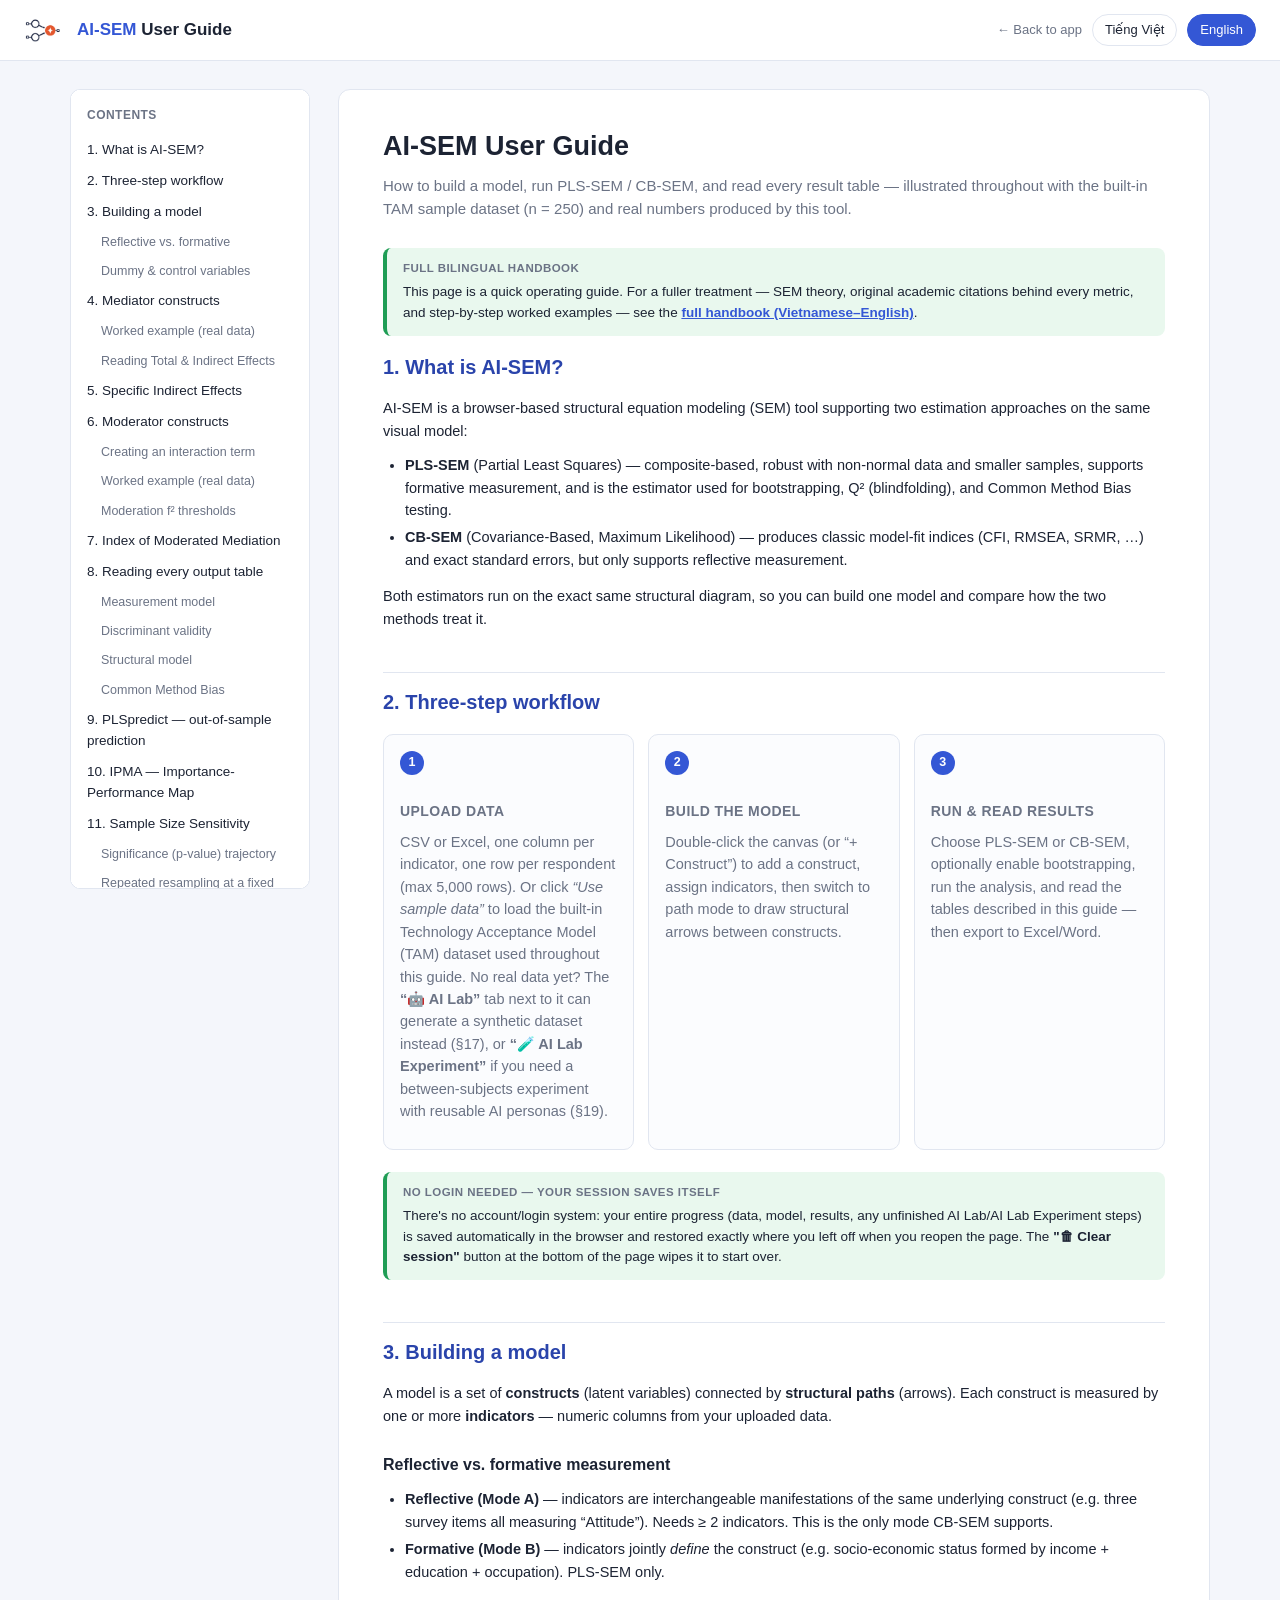
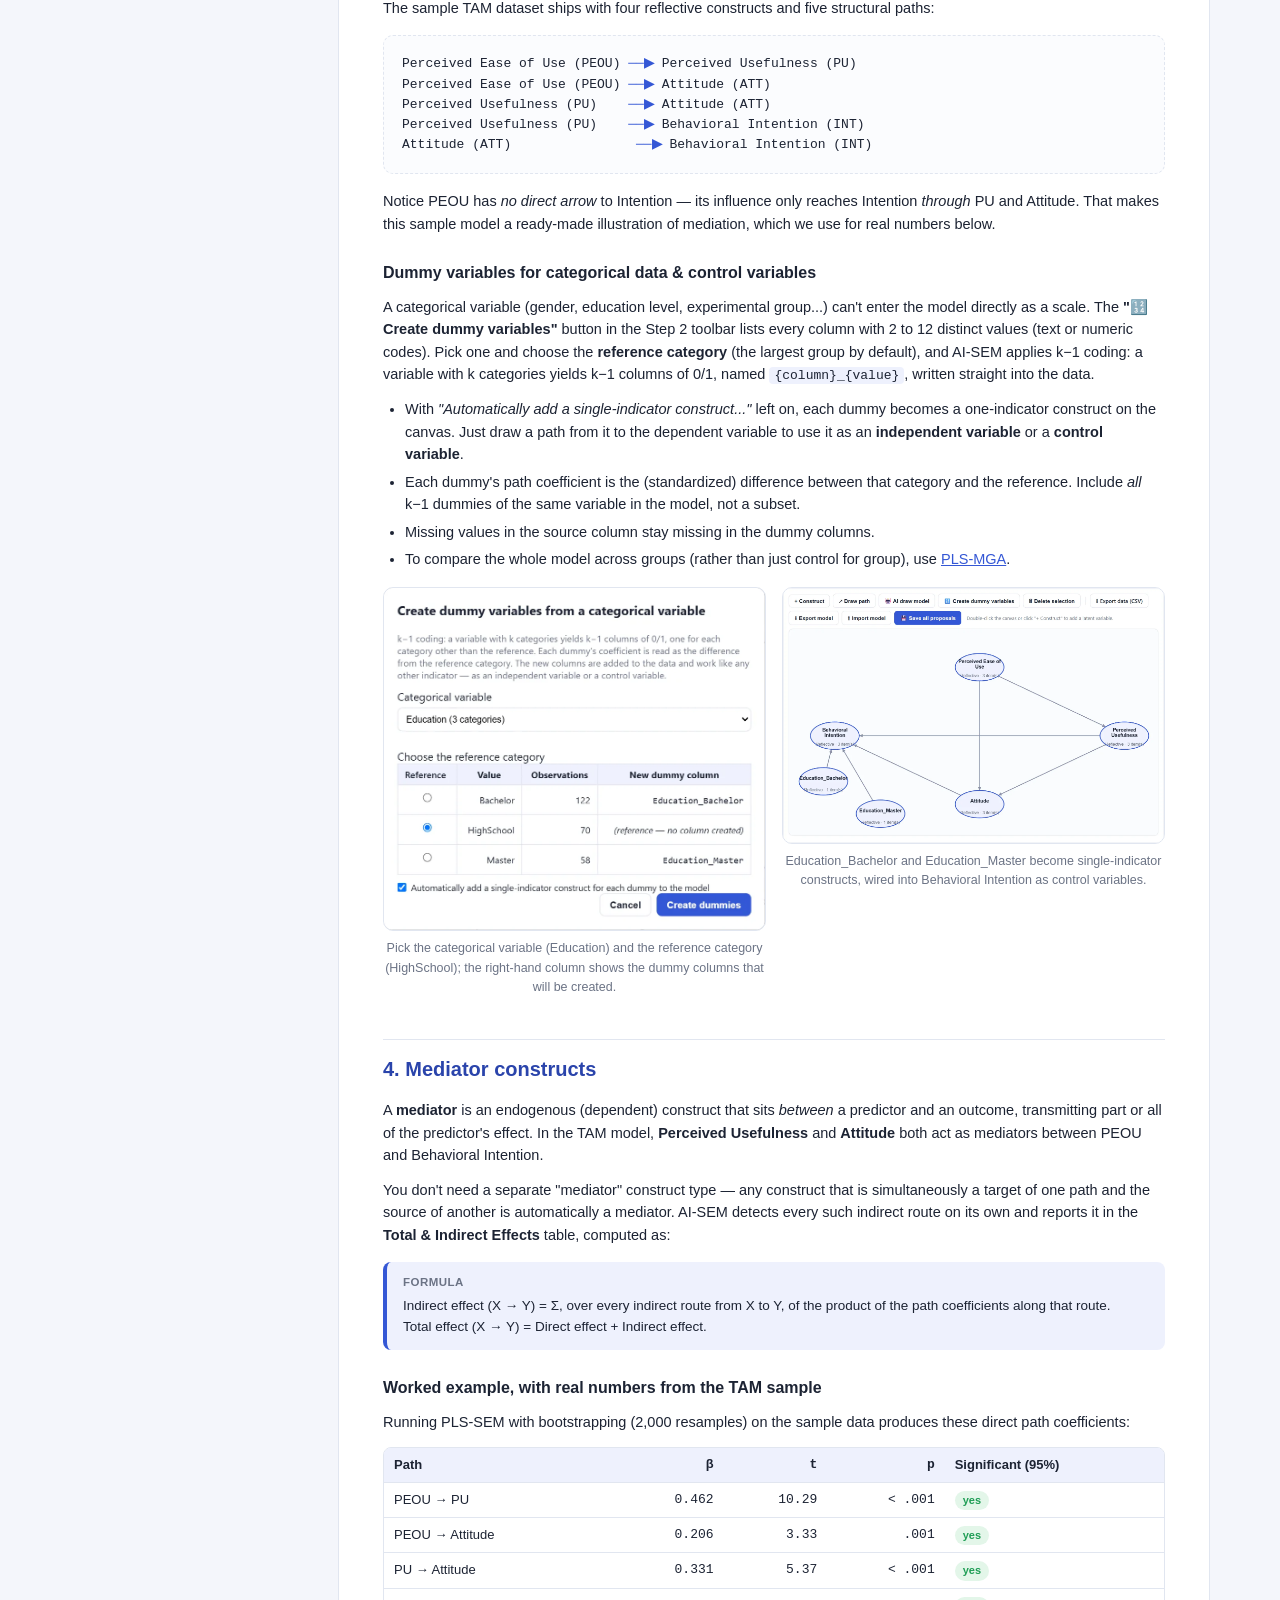
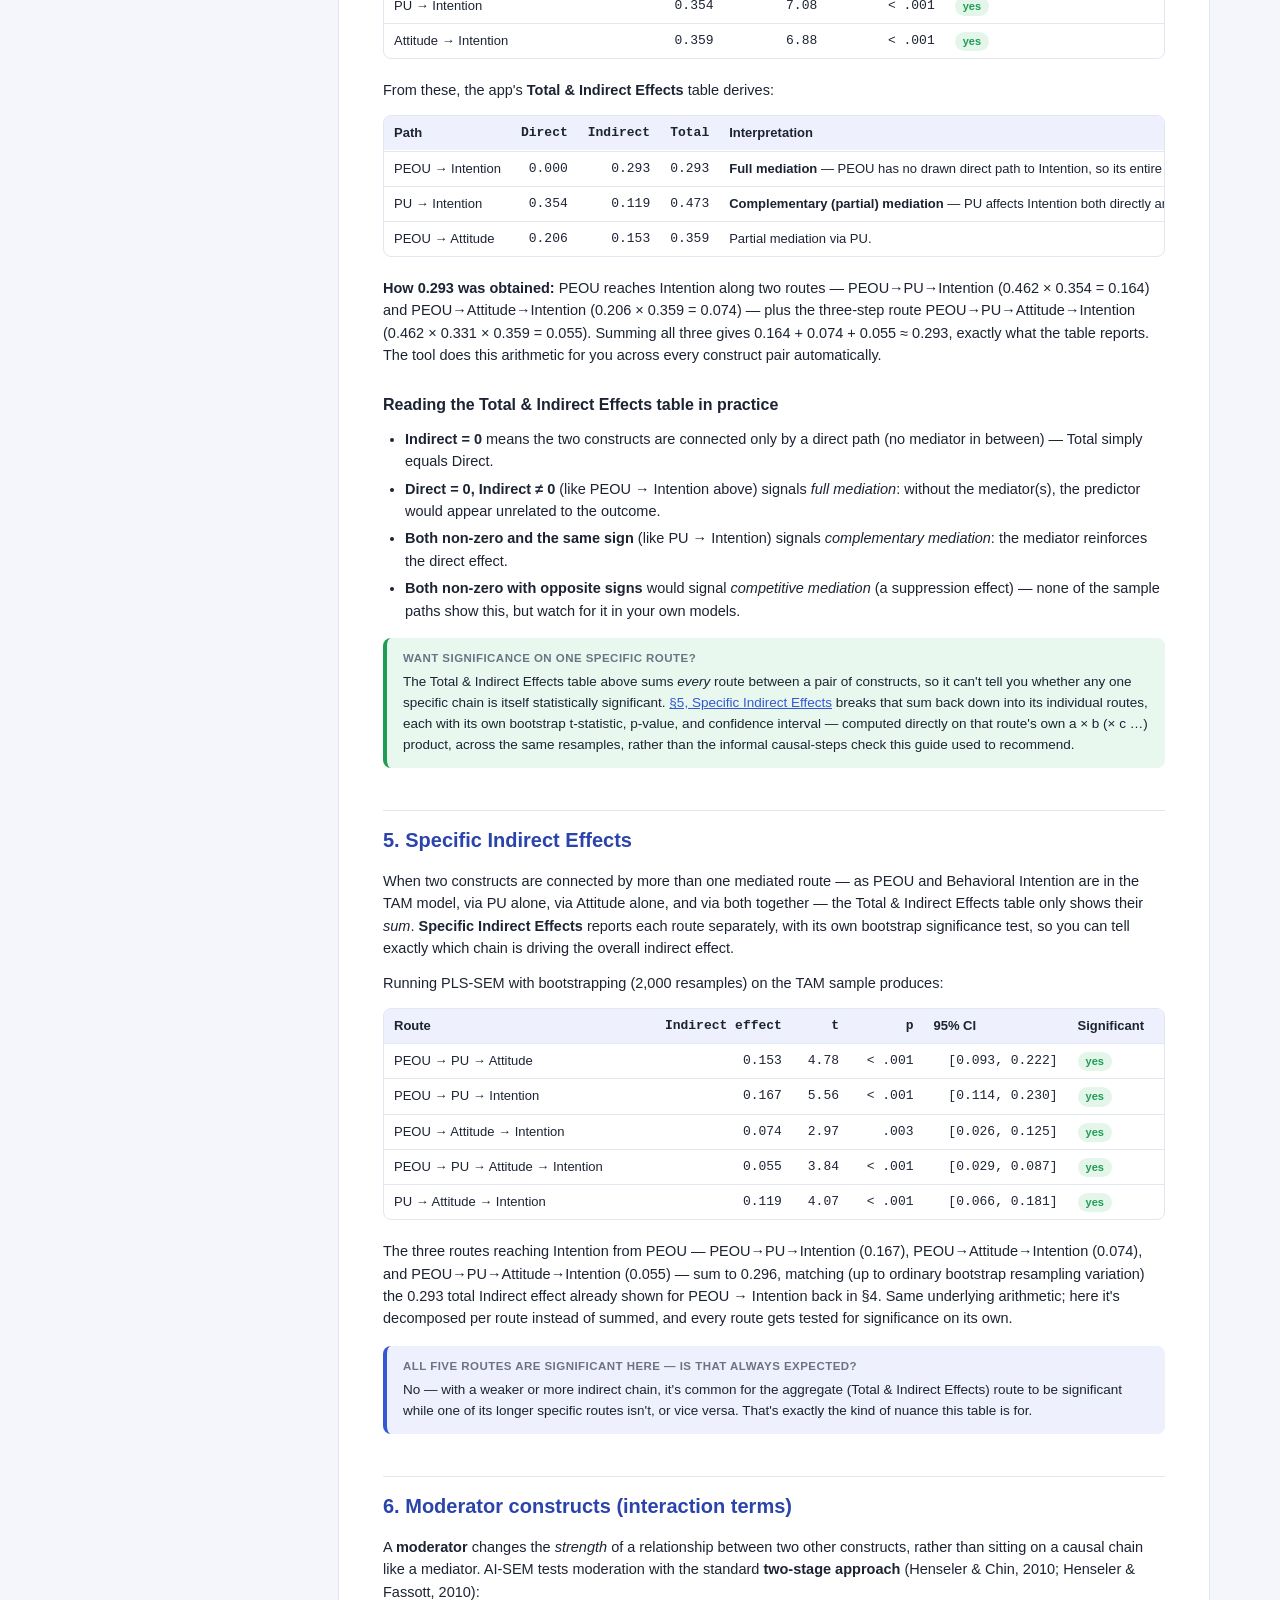
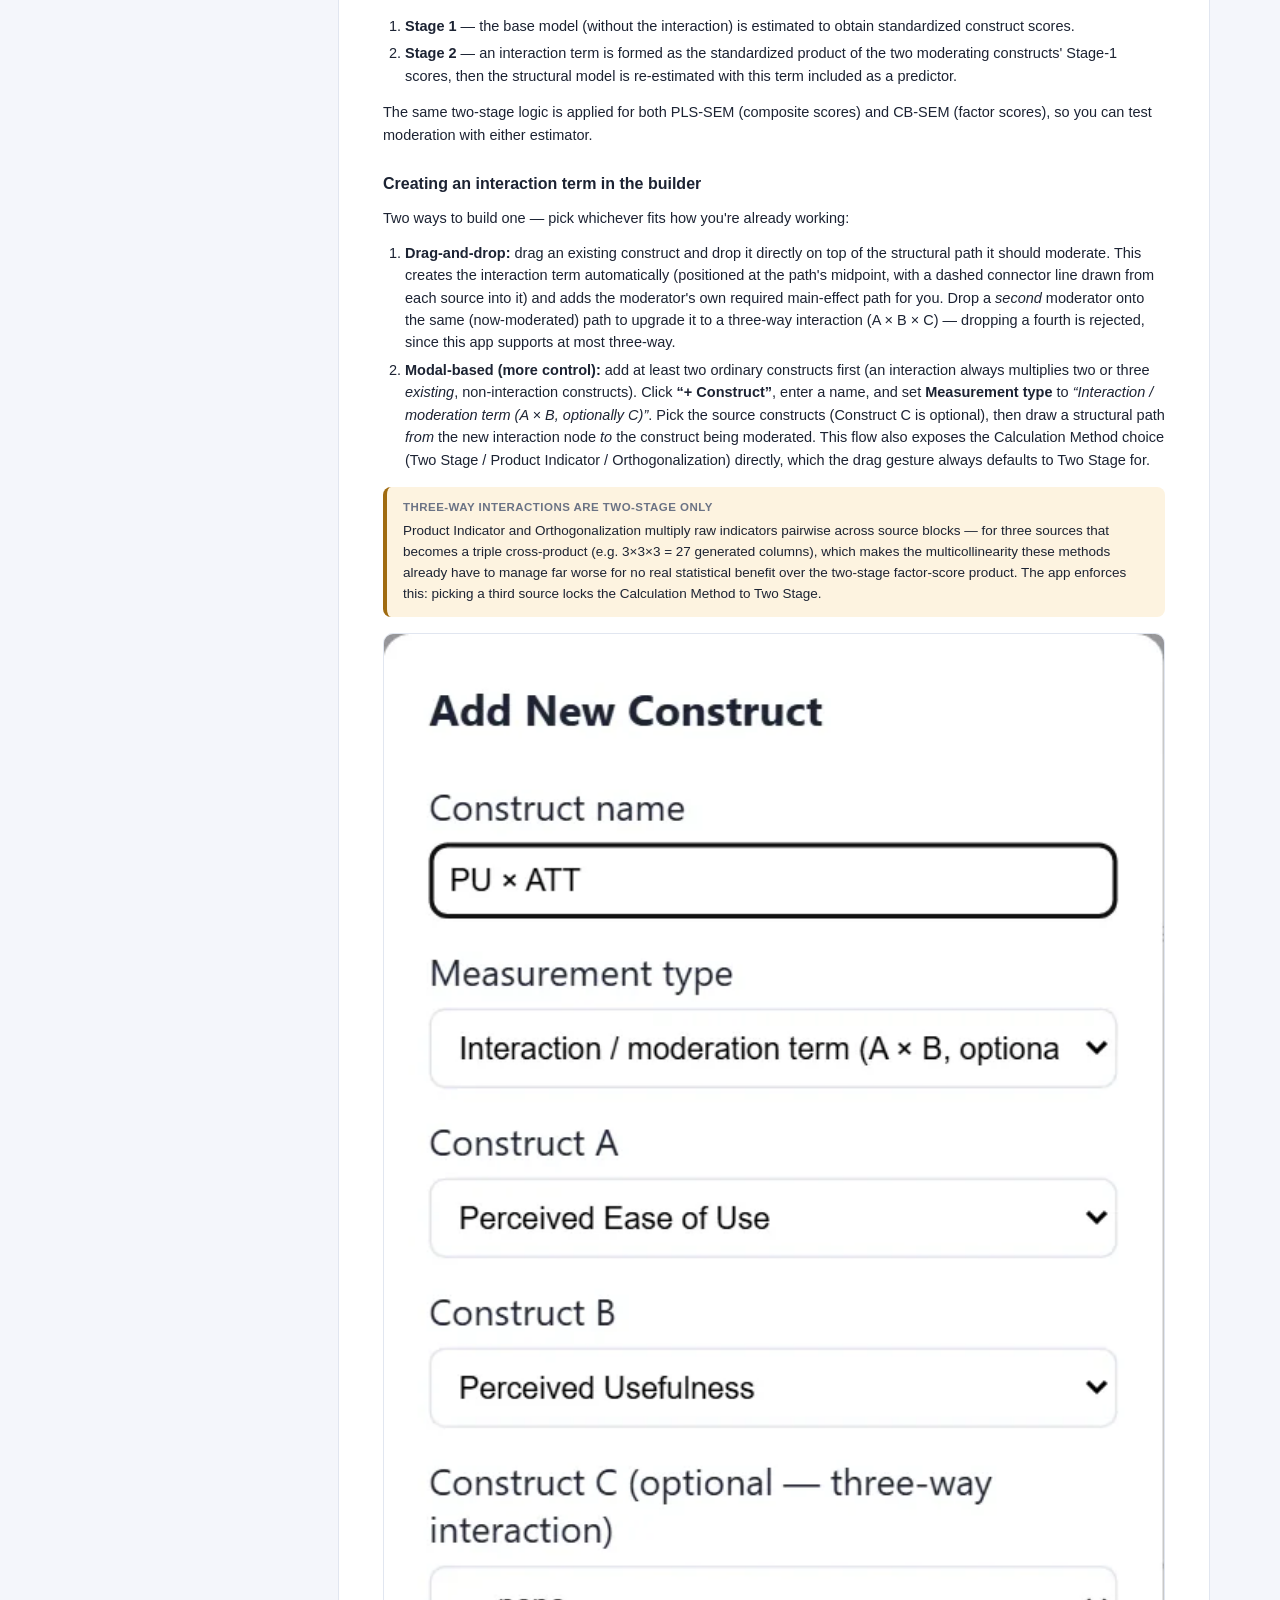
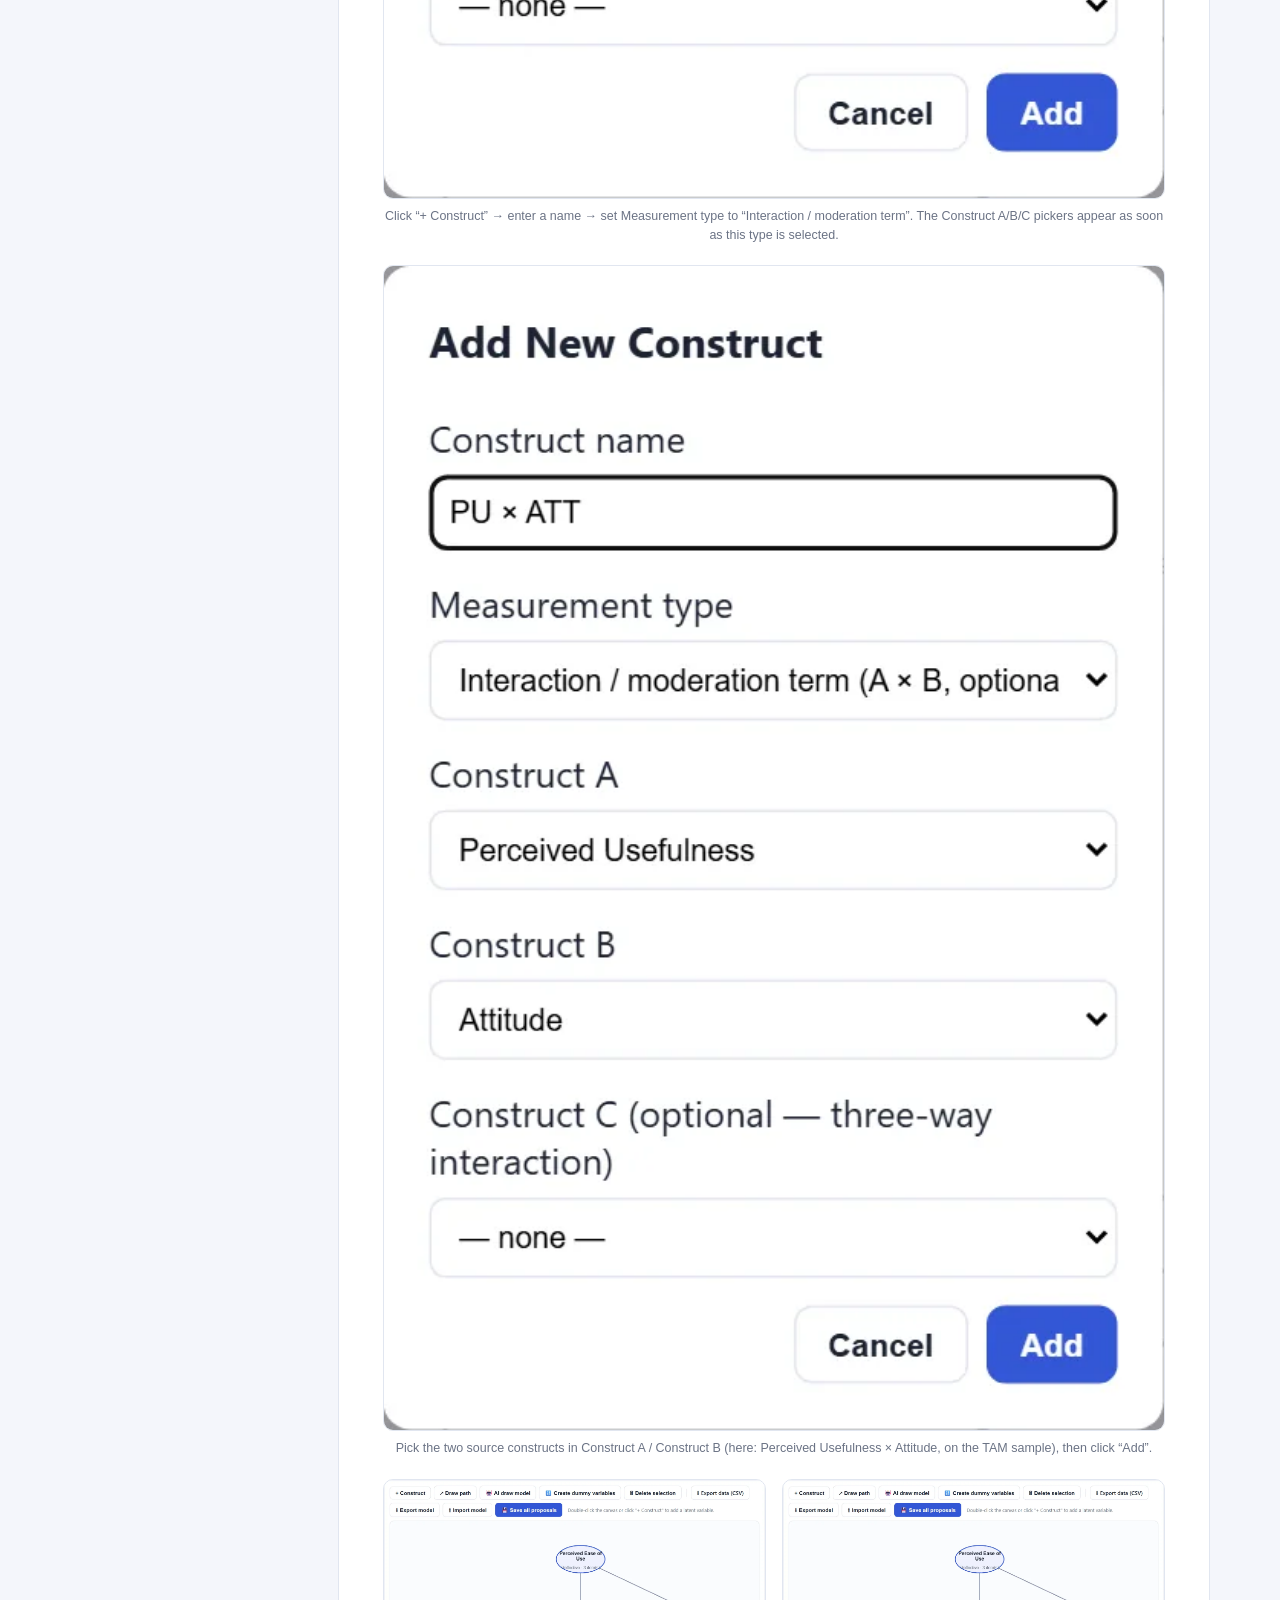
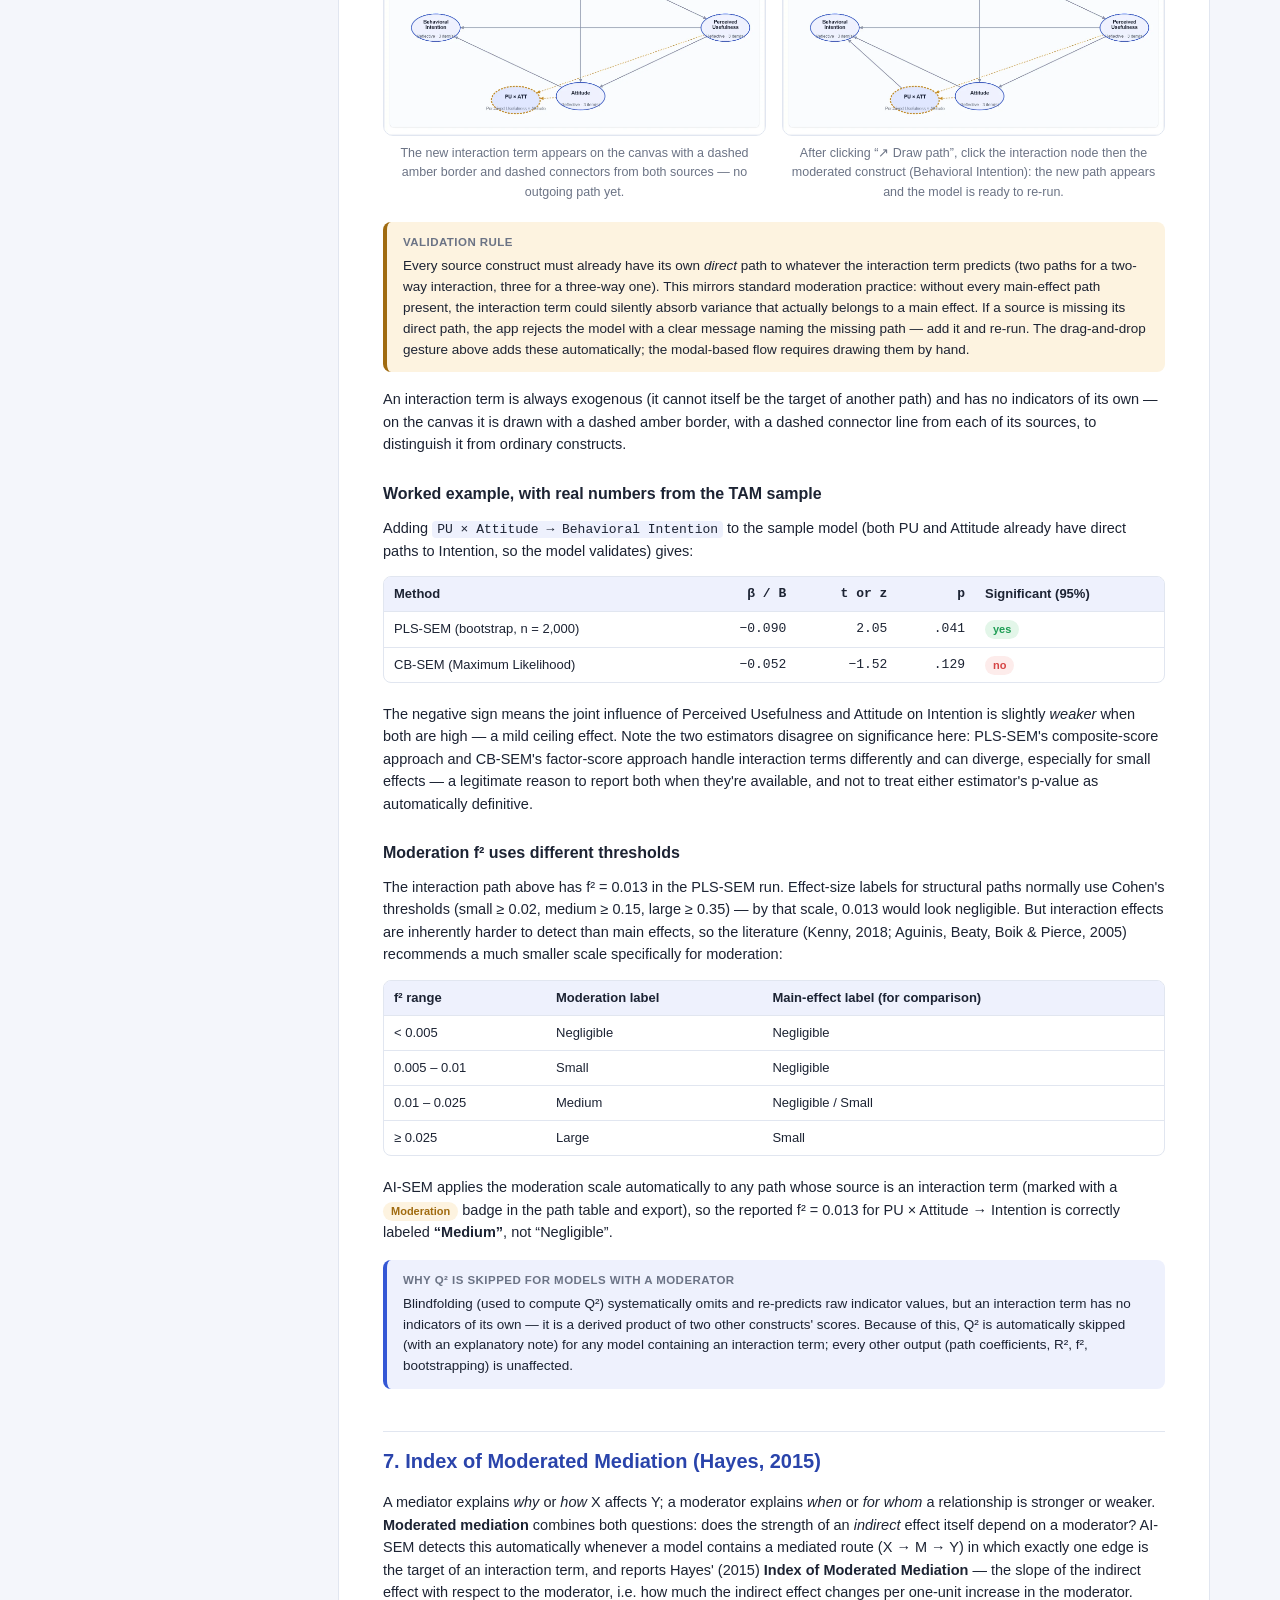
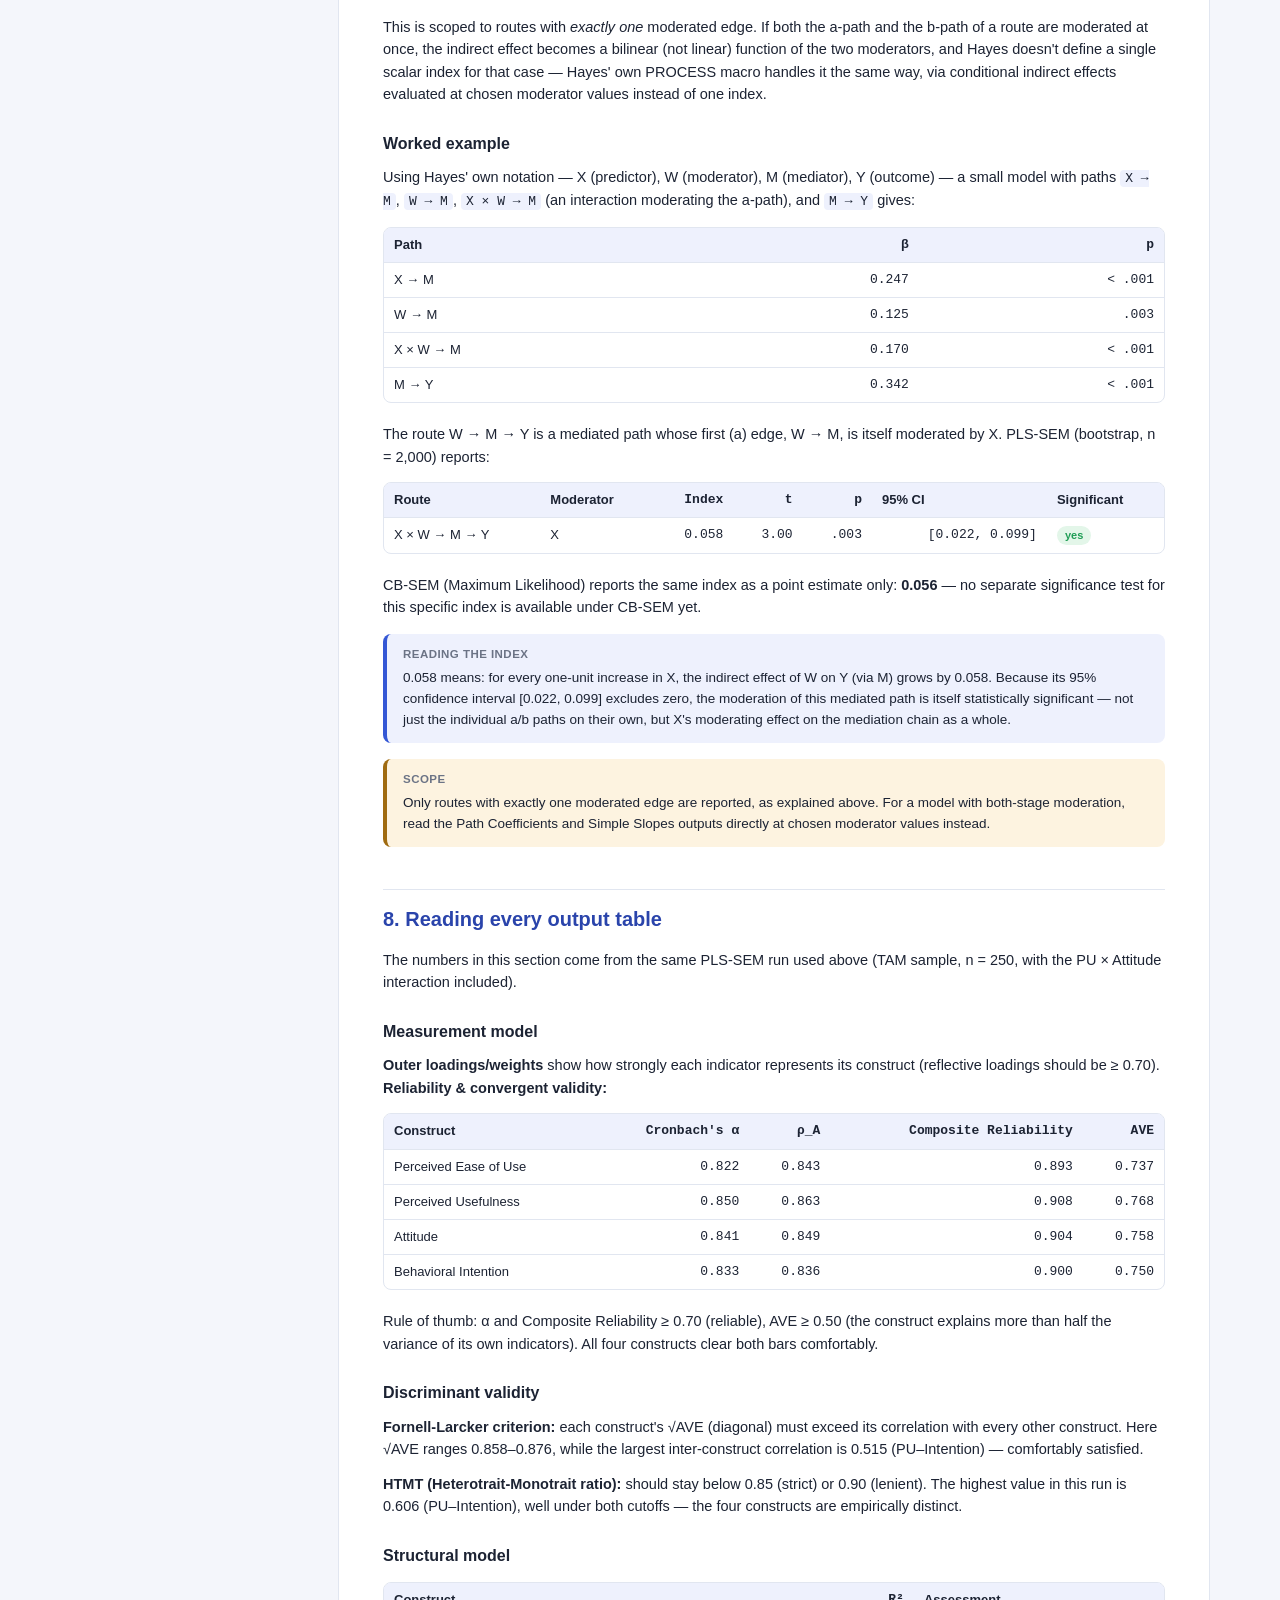
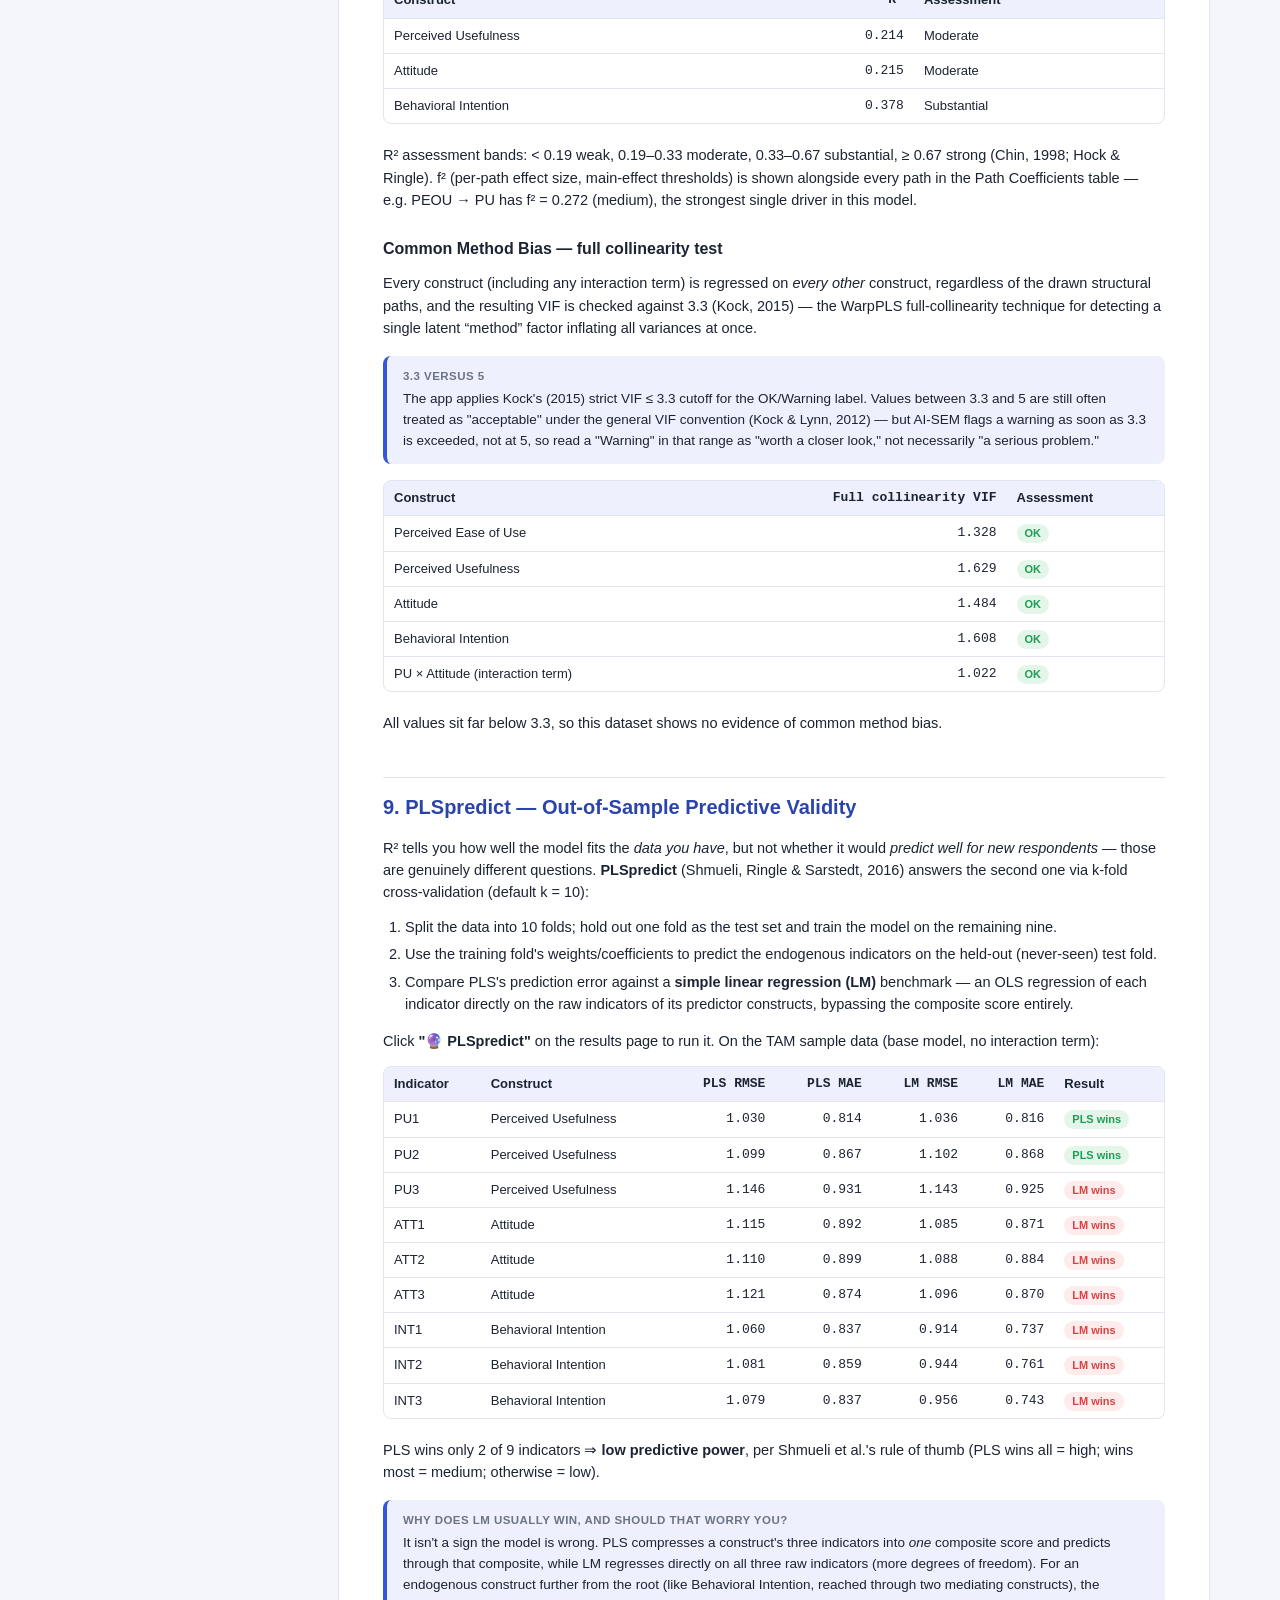
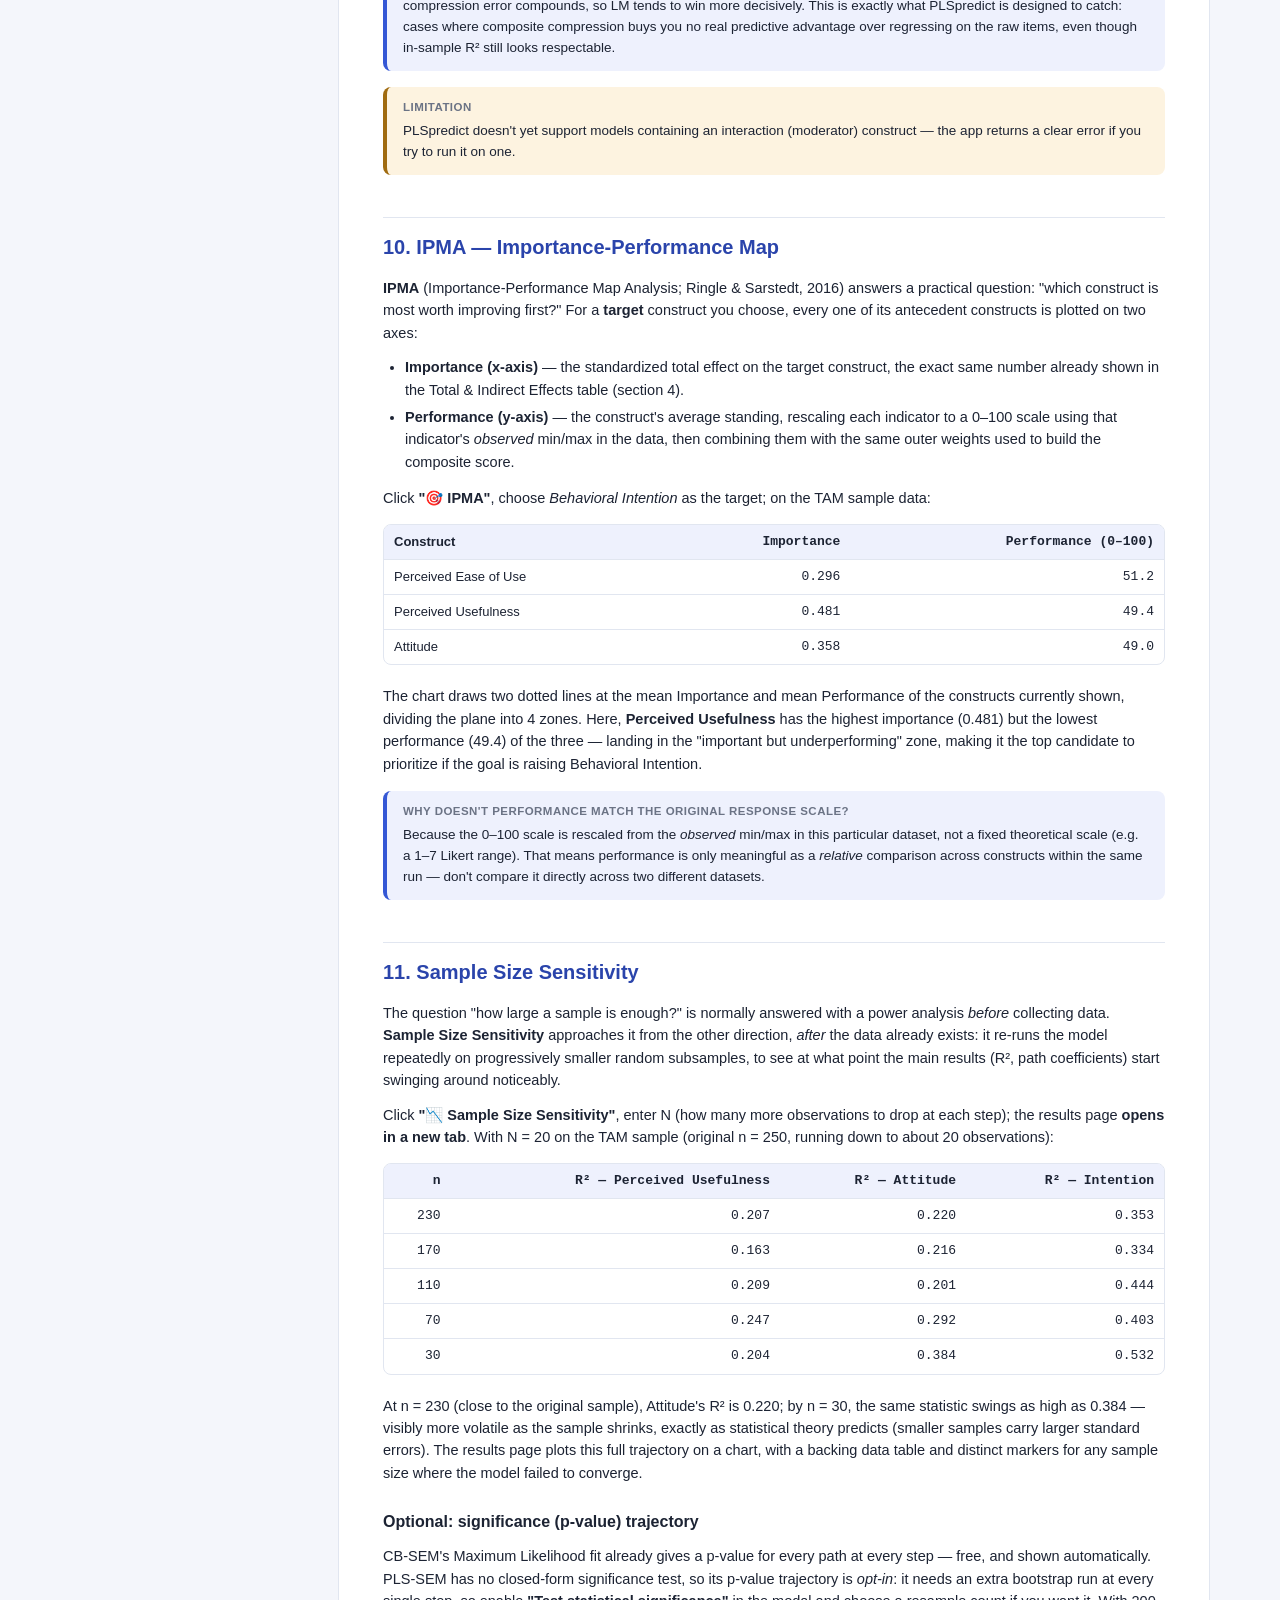
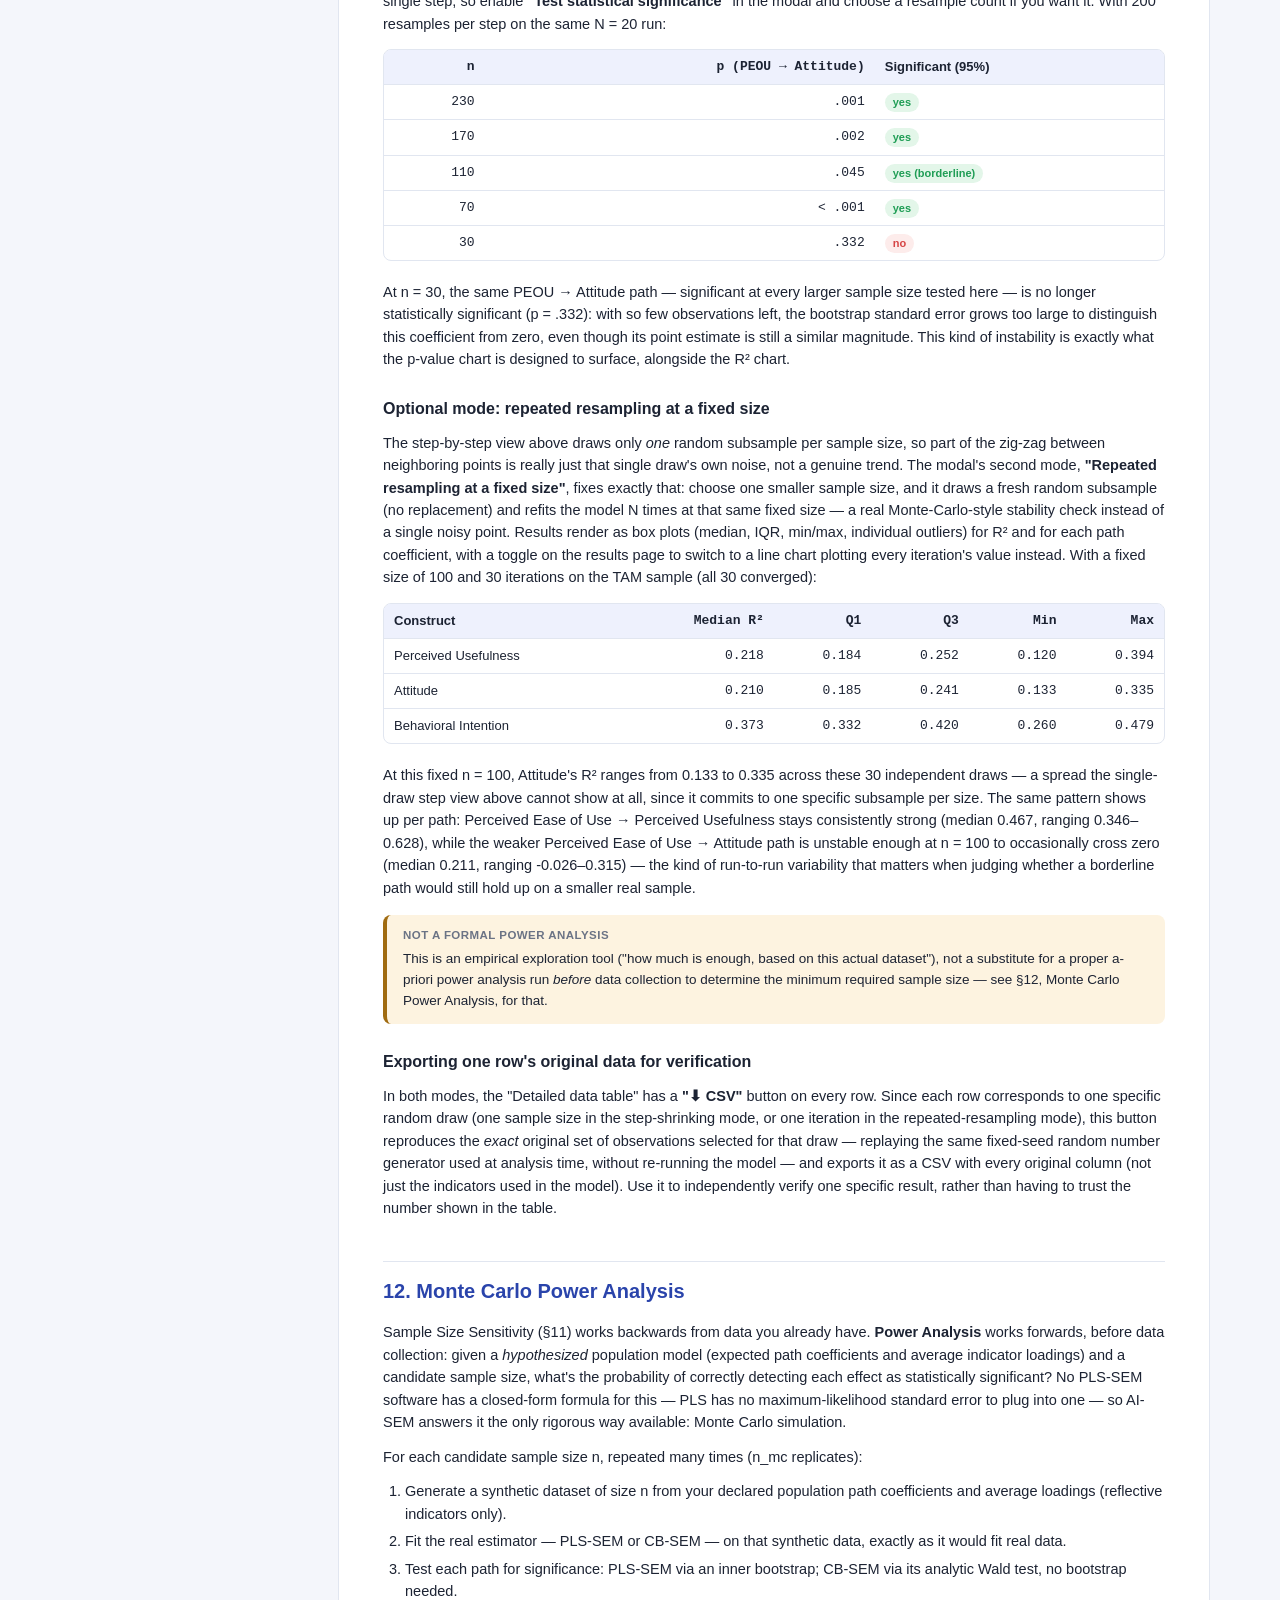
<file: static/docs/user_guide_en.html>
<!doctype html>
<html lang="en">
<head>
<meta charset="utf-8">
<meta name="viewport" content="width=device-width, initial-scale=1">
<title>AI-SEM — User Guide</title>
<style>
  :root {
    --bg: #f4f6fb; --card: #ffffff; --border: #e1e6f0; --text: #1c2333; --muted: #6b7385;
    --primary: #3457d5; --primary-dark: #2a44ab; --danger: #d64545; --success: #1f9d55;
    --accent-bg: #eef1fd; --warn-bg: #fdf3e0; --warn-text: #a06b10;
    --mono: "SFMono-Regular", Consolas, "Liberation Mono", Menlo, monospace;
  }
  * { box-sizing: border-box; }
  body { margin: 0; font-family: -apple-system, "Segoe UI", Roboto, Helvetica, Arial, sans-serif; background: var(--bg); color: var(--text); line-height: 1.55; }
  header.topbar { display: flex; align-items: center; gap: 16px; padding: 14px 24px; background: var(--card); border-bottom: 1px solid var(--border); position: sticky; top: 0; z-index: 20; flex-wrap: wrap; }
  header.topbar img { height: 30px; }
  header.topbar .brand { font-weight: 700; font-size: 17px; }
  header.topbar .brand span { color: var(--primary); }
  header.topbar nav { margin-left: auto; display: flex; gap: 10px; align-items: center; }
  header.topbar a.pill { font-size: 13px; padding: 5px 12px; border-radius: 999px; border: 1px solid var(--border); text-decoration: none; color: var(--text); background: var(--card); }
  header.topbar a.pill.active { background: var(--primary); color: #fff; border-color: var(--primary); }
  header.topbar a.back { font-size: 13px; color: var(--muted); text-decoration: none; }
  header.topbar a.back:hover { color: var(--primary); }

  .layout { display: flex; max-width: 1180px; margin: 0 auto; align-items: flex-start; gap: 28px; padding: 28px 20px 80px; }
  aside.toc { position: sticky; top: 74px; width: 240px; flex-shrink: 0; background: var(--card); border: 1px solid var(--border); border-radius: 10px; padding: 16px; font-size: 13.5px; max-height: calc(100vh - 100px); overflow-y: auto; }
  aside.toc h3 { margin: 0 0 10px; font-size: 12px; text-transform: uppercase; letter-spacing: .04em; color: var(--muted); }
  aside.toc a { display: block; padding: 5px 0; color: var(--text); text-decoration: none; border-radius: 4px; }
  aside.toc a:hover { color: var(--primary); }
  aside.toc a.sub { padding-left: 14px; font-size: 12.5px; color: var(--muted); }

  main.doc { flex: 1; min-width: 0; background: var(--card); border: 1px solid var(--border); border-radius: 12px; padding: 36px 44px; }
  main.doc h1 { font-size: 27px; margin: 0 0 6px; }
  main.doc .subtitle { color: var(--muted); font-size: 15px; margin: 0 0 28px; }
  main.doc h2 { font-size: 20px; margin: 42px 0 14px; padding-top: 14px; border-top: 1px solid var(--border); color: var(--primary-dark); }
  main.doc h2:first-of-type { border-top: none; padding-top: 0; margin-top: 8px; }
  main.doc h3 { font-size: 16px; margin: 26px 0 10px; }
  main.doc h4 { font-size: 14px; margin: 18px 0 8px; color: var(--muted); text-transform: uppercase; letter-spacing: .03em; }
  main.doc p { margin: 0 0 12px; font-size: 14.5px; }
  main.doc ul, main.doc ol { margin: 0 0 14px; padding-left: 22px; font-size: 14.5px; }
  main.doc li { margin-bottom: 5px; }
  main.doc code { font-family: var(--mono); background: var(--accent-bg); padding: 1px 5px; border-radius: 4px; font-size: 13px; }
  main.doc a { color: var(--primary); }

  .callout { border-radius: 8px; padding: 12px 16px; margin: 16px 0; font-size: 13.5px; border-left: 4px solid var(--primary); background: var(--accent-bg); }
  .callout.warn { border-left-color: var(--warn-text); background: var(--warn-bg); }
  .callout.tip { border-left-color: var(--success); background: #e9f8ee; }
  .callout strong.label { display: block; font-size: 11.5px; text-transform: uppercase; letter-spacing: .04em; margin-bottom: 4px; color: var(--muted); }

  .table-wrap { overflow-x: auto; margin: 14px 0 20px; border: 1px solid var(--border); border-radius: 8px; }
  table { border-collapse: collapse; width: 100%; font-size: 13px; min-width: 480px; }
  th, td { padding: 7px 10px; text-align: left; border-bottom: 1px solid var(--border); white-space: nowrap; }
  th { background: var(--accent-bg); font-weight: 700; position: sticky; top: 0; }
  tr:last-child td { border-bottom: none; }
  td.num, th.num { text-align: right; font-family: var(--mono); }

  .badge { display: inline-block; padding: 1px 8px; border-radius: 999px; font-size: 11px; font-weight: 700; }
  .badge.ok { background: #e3f6e9; color: var(--success); }
  .badge.warn { background: #fdeceb; color: var(--danger); }
  .badge.mod { background: var(--warn-bg); color: var(--warn-text); }

  .step-grid { display: grid; grid-template-columns: repeat(3, 1fr); gap: 14px; margin: 16px 0 22px; }
  .step-card { border: 1px solid var(--border); border-radius: 10px; padding: 14px 16px; background: #fbfcfe; }
  .step-card .n { display: inline-flex; align-items: center; justify-content: center; width: 24px; height: 24px; border-radius: 50%; background: var(--primary); color: #fff; font-weight: 700; font-size: 12.5px; margin-bottom: 8px; }
  .step-card h4 { margin: 0 0 6px; color: var(--text); text-transform: none; letter-spacing: 0; font-size: 14px; }
  .step-card p { margin: 0; font-size: 13px; color: var(--muted); }

  .diagram-box { border: 1px dashed var(--border); border-radius: 10px; padding: 18px; margin: 16px 0; background: #fbfcfe; font-family: var(--mono); font-size: 13px; overflow-x: auto; white-space: pre; color: var(--text); }
  .diagram-box .arrow { color: var(--primary); font-weight: 700; }

  figure.screenshot { margin: 16px 0 20px; }
  figure.screenshot img { display: block; width: 100%; border: 1px solid var(--border); border-radius: 10px; background: var(--accent-bg); }
  figure.screenshot figcaption { margin-top: 8px; font-size: 12.5px; color: var(--muted); text-align: center; }
  .screenshot-row { display: grid; grid-template-columns: 1fr 1fr; gap: 16px; margin: 16px 0 20px; }
  .screenshot-row figure.screenshot { margin: 0; }
  @media (max-width: 700px) { .screenshot-row { grid-template-columns: 1fr; } }

  footer.doc-footer { max-width: 1180px; margin: 0 auto; padding: 0 20px 60px; color: var(--muted); font-size: 12.5px; text-align: center; }

  @media (max-width: 900px) {
    .layout { flex-direction: column; }
    aside.toc { position: static; width: 100%; max-height: none; }
    main.doc { padding: 24px 20px; }
    .step-grid { grid-template-columns: 1fr; }
  }
</style>
</head>
<body>

<header class="topbar">
  <img src="../img/logo-ai-sem-icon.png" alt="AI-SEM">
  <div class="brand"><span>AI-SEM</span> User Guide</div>
  <nav>
    <a class="back" href="../../">← Back to app</a>
    <a class="pill" href="user_guide_vi.html">Tiếng Việt</a>
    <a class="pill active" href="user_guide_en.html">English</a>
  </nav>
</header>

<div class="layout">
  <aside class="toc">
    <h3>Contents</h3>
    <a href="#intro">1. What is AI-SEM?</a>
    <a href="#workflow">2. Three-step workflow</a>
    <a href="#model">3. Building a model</a>
    <a class="sub" href="#reflective-formative">Reflective vs. formative</a>
    <a class="sub" href="#dummy">Dummy &amp; control variables</a>
    <a href="#mediator">4. Mediator constructs</a>
    <a class="sub" href="#mediator-example">Worked example (real data)</a>
    <a class="sub" href="#mediator-read">Reading Total &amp; Indirect Effects</a>
    <a href="#specific-indirect">5. Specific Indirect Effects</a>
    <a href="#moderator">6. Moderator constructs</a>
    <a class="sub" href="#moderator-create">Creating an interaction term</a>
    <a class="sub" href="#moderator-example">Worked example (real data)</a>
    <a class="sub" href="#moderator-f2">Moderation f² thresholds</a>
    <a href="#moderated-mediation">7. Index of Moderated Mediation</a>
    <a href="#reading">8. Reading every output table</a>
    <a class="sub" href="#read-measurement">Measurement model</a>
    <a class="sub" href="#read-discriminant">Discriminant validity</a>
    <a class="sub" href="#read-structural">Structural model</a>
    <a class="sub" href="#read-cmb">Common Method Bias</a>
    <a href="#plspredict">9. PLSpredict — out-of-sample prediction</a>
    <a href="#ipma">10. IPMA — Importance-Performance Map</a>
    <a href="#sensitivity">11. Sample Size Sensitivity</a>
    <a class="sub" href="#sensitivity-pvalue">Significance (p-value) trajectory</a>
    <a class="sub" href="#sensitivity-resample">Repeated resampling at a fixed size</a>
    <a class="sub" href="#sensitivity-export-row">Exporting one row's data</a>
    <a href="#power">12. Monte Carlo Power Analysis</a>
    <a href="#mlcompare">13. Machine Learning Comparison</a>
    <a href="#cbsem">14. CB-SEM fit indices</a>
    <a href="#export">15. Exporting reports</a>
    <a href="#faq">16. Troubleshooting</a>
    <a href="#ailab">17. AI Lab</a>
    <a class="sub" href="#ailab-construct-search">Searching for constructs &amp; indicators</a>
    <a class="sub" href="#ailab-codebook">Codebook: Likert vs. qualitative</a>
    <a class="sub" href="#ailab-generate">Generating synthetic survey data</a>
    <a class="sub" href="#ailab-skip">Skipping straight to model design</a>
    <a class="sub" href="#ailab-draw-paths">Letting AI draw the structural model</a>
    <a class="sub" href="#ailab-save-all">Saving everything together</a>
    <a href="#mga">18. Multi-group analysis (PLS-MGA)</a>
    <a href="#ailab-experiment">19. AI Lab Experiment</a>
    <a class="sub" href="#ailab-experiment-pool">Defining the population &amp; Worker Pool</a>
    <a class="sub" href="#ailab-experiment-design">Shared context &amp; per-group manipulation</a>
    <a class="sub" href="#ailab-experiment-score">Generating answers &amp; scoring qualitative questions</a>
  </aside>

  <main class="doc">
    <h1>AI-SEM User Guide</h1>
    <p class="subtitle">How to build a model, run PLS-SEM / CB-SEM, and read every result table — illustrated throughout with the built-in TAM sample dataset (n = 250) and real numbers produced by this tool.</p>

    <div class="callout tip">
      <strong class="label">Full bilingual handbook</strong>
      This page is a quick operating guide. For a fuller treatment — SEM theory, original academic citations behind every metric, and step-by-step worked examples — see the <a href="/static/docs/handbook.html" target="_blank" rel="noopener"><strong>full handbook (Vietnamese–English)</strong></a>.
    </div>

    <h2 id="intro">1. What is AI-SEM?</h2>
    <p>AI-SEM is a browser-based structural equation modeling (SEM) tool supporting two estimation approaches on the same visual model:</p>
    <ul>
      <li><strong>PLS-SEM</strong> (Partial Least Squares) — composite-based, robust with non-normal data and smaller samples, supports formative measurement, and is the estimator used for bootstrapping, Q² (blindfolding), and Common Method Bias testing.</li>
      <li><strong>CB-SEM</strong> (Covariance-Based, Maximum Likelihood) — produces classic model-fit indices (CFI, RMSEA, SRMR, …) and exact standard errors, but only supports reflective measurement.</li>
    </ul>
    <p>Both estimators run on the exact same structural diagram, so you can build one model and compare how the two methods treat it.</p>

    <h2 id="workflow">2. Three-step workflow</h2>
    <div class="step-grid">
      <div class="step-card"><span class="n">1</span><h4>Upload data</h4><p>CSV or Excel, one column per indicator, one row per respondent (max 5,000 rows). Or click <em>“Use sample data”</em> to load the built-in Technology Acceptance Model (TAM) dataset used throughout this guide. No real data yet? The <strong>“🤖 AI Lab”</strong> tab next to it can generate a synthetic dataset instead (§17), or <strong>“🧪 AI Lab Experiment”</strong> if you need a between-subjects experiment with reusable AI personas (§19).</p></div>
      <div class="step-card"><span class="n">2</span><h4>Build the model</h4><p>Double-click the canvas (or “+ Construct”) to add a construct, assign indicators, then switch to path mode to draw structural arrows between constructs.</p></div>
      <div class="step-card"><span class="n">3</span><h4>Run &amp; read results</h4><p>Choose PLS-SEM or CB-SEM, optionally enable bootstrapping, run the analysis, and read the tables described in this guide — then export to Excel/Word.</p></div>
    </div>
    <div class="callout tip">
      <strong class="label">No login needed — your session saves itself</strong>
      There's no account/login system: your entire progress (data, model, results, any unfinished AI Lab/AI Lab Experiment steps) is saved automatically in the browser and restored exactly where you left off when you reopen the page. The <strong>"🗑 Clear session"</strong> button at the bottom of the page wipes it to start over.
    </div>

    <h2 id="model">3. Building a model</h2>
    <p>A model is a set of <strong>constructs</strong> (latent variables) connected by <strong>structural paths</strong> (arrows). Each construct is measured by one or more <strong>indicators</strong> — numeric columns from your uploaded data.</p>
    <h3 id="reflective-formative">Reflective vs. formative measurement</h3>
    <ul>
      <li><strong>Reflective (Mode A)</strong> — indicators are interchangeable manifestations of the same underlying construct (e.g. three survey items all measuring “Attitude”). Needs ≥ 2 indicators. This is the only mode CB-SEM supports.</li>
      <li><strong>Formative (Mode B)</strong> — indicators jointly <em>define</em> the construct (e.g. socio-economic status formed by income + education + occupation). PLS-SEM only.</li>
    </ul>
    <p>The sample TAM dataset ships with four reflective constructs and five structural paths:</p>
    <div class="diagram-box">Perceived Ease of Use (PEOU) <span class="arrow">──▶</span> Perceived Usefulness (PU)
Perceived Ease of Use (PEOU) <span class="arrow">──▶</span> Attitude (ATT)
Perceived Usefulness (PU)    <span class="arrow">──▶</span> Attitude (ATT)
Perceived Usefulness (PU)    <span class="arrow">──▶</span> Behavioral Intention (INT)
Attitude (ATT)                <span class="arrow">──▶</span> Behavioral Intention (INT)</div>
    <p>Notice PEOU has <em>no direct arrow</em> to Intention — its influence only reaches Intention <em>through</em> PU and Attitude. That makes this sample model a ready-made illustration of mediation, which we use for real numbers below.</p>

    <h3 id="dummy">Dummy variables for categorical data &amp; control variables</h3>
    <p>A categorical variable (gender, education level, experimental group...) can't enter the model directly as a scale. The <strong>"🔢 Create dummy variables"</strong> button in the Step 2 toolbar lists every column with 2 to 12 distinct values (text or numeric codes). Pick one and choose the <strong>reference category</strong> (the largest group by default), and AI-SEM applies k−1 coding: a variable with k categories yields k−1 columns of 0/1, named <code>{column}_{value}</code>, written straight into the data.</p>
    <ul>
      <li>With <em>"Automatically add a single-indicator construct..."</em> left on, each dummy becomes a one-indicator construct on the canvas. Just draw a path from it to the dependent variable to use it as an <strong>independent variable</strong> or a <strong>control variable</strong>.</li>
      <li>Each dummy's path coefficient is the (standardized) difference between that category and the reference. Include <em>all</em> k−1 dummies of the same variable in the model, not a subset.</li>
      <li>Missing values in the source column stay missing in the dummy columns.</li>
      <li>To compare the whole model across groups (rather than just control for group), use <a href="#mga">PLS-MGA</a>.</li>
    </ul>
    <div class="screenshot-row">
      <figure class="screenshot">
        <img src="/static/docs/images/en/40_dummy_modal.webp" alt="Create dummy variables dialog" loading="lazy">
        <figcaption>Pick the categorical variable (Education) and the reference category (HighSchool); the right-hand column shows the dummy columns that will be created.</figcaption>
      </figure>
      <figure class="screenshot">
        <img src="/static/docs/images/en/41_dummy_canvas.webp" alt="Two dummy constructs on the canvas" loading="lazy">
        <figcaption>Education_Bachelor and Education_Master become single-indicator constructs, wired into Behavioral Intention as control variables.</figcaption>
      </figure>
    </div>

    <h2 id="mediator">4. Mediator constructs</h2>
    <p>A <strong>mediator</strong> is an endogenous (dependent) construct that sits <em>between</em> a predictor and an outcome, transmitting part or all of the predictor's effect. In the TAM model, <strong>Perceived Usefulness</strong> and <strong>Attitude</strong> both act as mediators between PEOU and Behavioral Intention.</p>
    <p>You don't need a separate "mediator" construct type — any construct that is simultaneously a target of one path and the source of another is automatically a mediator. AI-SEM detects every such indirect route on its own and reports it in the <strong>Total &amp; Indirect Effects</strong> table, computed as:</p>
    <div class="callout">
      <strong class="label">Formula</strong>
      Indirect effect (X → Y) = Σ, over every indirect route from X to Y, of the product of the path coefficients along that route.<br>
      Total effect (X → Y) = Direct effect + Indirect effect.
    </div>

    <h3 id="mediator-example">Worked example, with real numbers from the TAM sample</h3>
    <p>Running PLS-SEM with bootstrapping (2,000 resamples) on the sample data produces these direct path coefficients:</p>
    <div class="table-wrap"><table>
      <thead><tr><th>Path</th><th class="num">β</th><th class="num">t</th><th class="num">p</th><th>Significant (95%)</th></tr></thead>
      <tbody>
        <tr><td>PEOU → PU</td><td class="num">0.462</td><td class="num">10.29</td><td class="num">&lt; .001</td><td><span class="badge ok">yes</span></td></tr>
        <tr><td>PEOU → Attitude</td><td class="num">0.206</td><td class="num">3.33</td><td class="num">.001</td><td><span class="badge ok">yes</span></td></tr>
        <tr><td>PU → Attitude</td><td class="num">0.331</td><td class="num">5.37</td><td class="num">&lt; .001</td><td><span class="badge ok">yes</span></td></tr>
        <tr><td>PU → Intention</td><td class="num">0.354</td><td class="num">7.08</td><td class="num">&lt; .001</td><td><span class="badge ok">yes</span></td></tr>
        <tr><td>Attitude → Intention</td><td class="num">0.359</td><td class="num">6.88</td><td class="num">&lt; .001</td><td><span class="badge ok">yes</span></td></tr>
      </tbody>
    </table></div>
    <p>From these, the app's <strong>Total &amp; Indirect Effects</strong> table derives:</p>
    <div class="table-wrap"><table>
      <thead><tr><th>Path</th><th class="num">Direct</th><th class="num">Indirect</th><th class="num">Total</th><th>Interpretation</th></tr></thead>
      <tbody>
        <tr><td>PEOU → Intention</td><td class="num">0.000</td><td class="num">0.293</td><td class="num">0.293</td><td><strong>Full mediation</strong> — PEOU has no drawn direct path to Intention, so its entire effect is transmitted through PU and Attitude.</td></tr>
        <tr><td>PU → Intention</td><td class="num">0.354</td><td class="num">0.119</td><td class="num">0.473</td><td><strong>Complementary (partial) mediation</strong> — PU affects Intention both directly and indirectly (via Attitude), and both parts point the same direction.</td></tr>
        <tr><td>PEOU → Attitude</td><td class="num">0.206</td><td class="num">0.153</td><td class="num">0.359</td><td>Partial mediation via PU.</td></tr>
      </tbody>
    </table></div>
    <p><strong>How 0.293 was obtained:</strong> PEOU reaches Intention along two routes — PEOU→PU→Intention (0.462 × 0.354 = 0.164) and PEOU→Attitude→Intention (0.206 × 0.359 = 0.074) — plus the three-step route PEOU→PU→Attitude→Intention (0.462 × 0.331 × 0.359 = 0.055). Summing all three gives 0.164 + 0.074 + 0.055 ≈ 0.293, exactly what the table reports. The tool does this arithmetic for you across every construct pair automatically.</p>

    <h3 id="mediator-read">Reading the Total &amp; Indirect Effects table in practice</h3>
    <ul>
      <li><strong>Indirect = 0</strong> means the two constructs are connected only by a direct path (no mediator in between) — Total simply equals Direct.</li>
      <li><strong>Direct = 0, Indirect ≠ 0</strong> (like PEOU → Intention above) signals <em>full mediation</em>: without the mediator(s), the predictor would appear unrelated to the outcome.</li>
      <li><strong>Both non-zero and the same sign</strong> (like PU → Intention) signals <em>complementary mediation</em>: the mediator reinforces the direct effect.</li>
      <li><strong>Both non-zero with opposite signs</strong> would signal <em>competitive mediation</em> (a suppression effect) — none of the sample paths show this, but watch for it in your own models.</li>
    </ul>
    <div class="callout tip">
      <strong class="label">Want significance on one specific route?</strong>
      The Total &amp; Indirect Effects table above sums <em>every</em> route between a pair of constructs, so it can't tell you whether any one specific chain is itself statistically significant. <a href="#specific-indirect">§5, Specific Indirect Effects</a> breaks that sum back down into its individual routes, each with its own bootstrap t-statistic, p-value, and confidence interval — computed directly on that route's own a × b (× c …) product, across the same resamples, rather than the informal causal-steps check this guide used to recommend.
    </div>

    <h2 id="specific-indirect">5. Specific Indirect Effects</h2>
    <p>When two constructs are connected by more than one mediated route — as PEOU and Behavioral Intention are in the TAM model, via PU alone, via Attitude alone, and via both together — the Total &amp; Indirect Effects table only shows their <em>sum</em>. <strong>Specific Indirect Effects</strong> reports each route separately, with its own bootstrap significance test, so you can tell exactly which chain is driving the overall indirect effect.</p>
    <p>Running PLS-SEM with bootstrapping (2,000 resamples) on the TAM sample produces:</p>
    <div class="table-wrap"><table>
      <thead><tr><th>Route</th><th class="num">Indirect effect</th><th class="num">t</th><th class="num">p</th><th>95% CI</th><th>Significant</th></tr></thead>
      <tbody>
        <tr><td>PEOU → PU → Attitude</td><td class="num">0.153</td><td class="num">4.78</td><td class="num">&lt; .001</td><td class="num">[0.093, 0.222]</td><td><span class="badge ok">yes</span></td></tr>
        <tr><td>PEOU → PU → Intention</td><td class="num">0.167</td><td class="num">5.56</td><td class="num">&lt; .001</td><td class="num">[0.114, 0.230]</td><td><span class="badge ok">yes</span></td></tr>
        <tr><td>PEOU → Attitude → Intention</td><td class="num">0.074</td><td class="num">2.97</td><td class="num">.003</td><td class="num">[0.026, 0.125]</td><td><span class="badge ok">yes</span></td></tr>
        <tr><td>PEOU → PU → Attitude → Intention</td><td class="num">0.055</td><td class="num">3.84</td><td class="num">&lt; .001</td><td class="num">[0.029, 0.087]</td><td><span class="badge ok">yes</span></td></tr>
        <tr><td>PU → Attitude → Intention</td><td class="num">0.119</td><td class="num">4.07</td><td class="num">&lt; .001</td><td class="num">[0.066, 0.181]</td><td><span class="badge ok">yes</span></td></tr>
      </tbody>
    </table></div>
    <p>The three routes reaching Intention from PEOU — PEOU→PU→Intention (0.167), PEOU→Attitude→Intention (0.074), and PEOU→PU→Attitude→Intention (0.055) — sum to 0.296, matching (up to ordinary bootstrap resampling variation) the 0.293 total Indirect effect already shown for PEOU → Intention back in §4. Same underlying arithmetic; here it's decomposed per route instead of summed, and every route gets tested for significance on its own.</p>
    <div class="callout">
      <strong class="label">All five routes are significant here — is that always expected?</strong>
      No — with a weaker or more indirect chain, it's common for the aggregate (Total &amp; Indirect Effects) route to be significant while one of its longer specific routes isn't, or vice versa. That's exactly the kind of nuance this table is for.
    </div>

    <h2 id="moderator">6. Moderator constructs (interaction terms)</h2>
    <p>A <strong>moderator</strong> changes the <em>strength</em> of a relationship between two other constructs, rather than sitting on a causal chain like a mediator. AI-SEM tests moderation with the standard <strong>two-stage approach</strong> (Henseler &amp; Chin, 2010; Henseler &amp; Fassott, 2010):</p>
    <ol>
      <li><strong>Stage 1</strong> — the base model (without the interaction) is estimated to obtain standardized construct scores.</li>
      <li><strong>Stage 2</strong> — an interaction term is formed as the standardized product of the two moderating constructs' Stage-1 scores, then the structural model is re-estimated with this term included as a predictor.</li>
    </ol>
    <p>The same two-stage logic is applied for both PLS-SEM (composite scores) and CB-SEM (factor scores), so you can test moderation with either estimator.</p>

    <h3 id="moderator-create">Creating an interaction term in the builder</h3>
    <p>Two ways to build one — pick whichever fits how you're already working:</p>
    <ol>
      <li><strong>Drag-and-drop:</strong> drag an existing construct and drop it directly on top of the structural path it should moderate. This creates the interaction term automatically (positioned at the path's midpoint, with a dashed connector line drawn from each source into it) and adds the moderator's own required main-effect path for you. Drop a <em>second</em> moderator onto the same (now-moderated) path to upgrade it to a three-way interaction (A × B × C) — dropping a fourth is rejected, since this app supports at most three-way.</li>
      <li><strong>Modal-based (more control):</strong> add at least two ordinary constructs first (an interaction always multiplies two or three <em>existing</em>, non-interaction constructs). Click <strong>“+ Construct”</strong>, enter a name, and set <strong>Measurement type</strong> to <em>“Interaction / moderation term (A × B, optionally C)”</em>. Pick the source constructs (Construct C is optional), then draw a structural path <em>from</em> the new interaction node <em>to</em> the construct being moderated. This flow also exposes the Calculation Method choice (Two Stage / Product Indicator / Orthogonalization) directly, which the drag gesture always defaults to Two Stage for.</li>
    </ol>
    <div class="callout warn">
      <strong class="label">Three-way interactions are Two-Stage only</strong>
      Product Indicator and Orthogonalization multiply raw indicators pairwise across source blocks — for three sources that becomes a triple cross-product (e.g. 3×3×3 = 27 generated columns), which makes the multicollinearity these methods already have to manage far worse for no real statistical benefit over the two-stage factor-score product. The app enforces this: picking a third source locks the Calculation Method to Two Stage.
    </div>

    <figure class="screenshot">
      <img src="/static/docs/images/en/35_add_construct_modal.webp" alt="Add New Construct dialog with Measurement type set to Interaction / moderation term">
      <figcaption>Click “+ Construct” → enter a name → set Measurement type to “Interaction / moderation term”. The Construct A/B/C pickers appear as soon as this type is selected.</figcaption>
    </figure>
    <figure class="screenshot">
      <img src="/static/docs/images/en/37_interaction_sources_picked.webp" alt="Construct A and Construct B chosen for the new interaction term">
      <figcaption>Pick the two source constructs in Construct A / Construct B (here: Perceived Usefulness × Attitude, on the TAM sample), then click “Add”.</figcaption>
    </figure>
    <div class="screenshot-row">
      <figure class="screenshot">
        <img src="/static/docs/images/en/38_canvas_with_interaction_node.webp" alt="New interaction node appears on the canvas with a dashed amber border">
        <figcaption>The new interaction term appears on the canvas with a dashed amber border and dashed connectors from both sources — no outgoing path yet.</figcaption>
      </figure>
      <figure class="screenshot">
        <img src="/static/docs/images/en/39_canvas_with_moderation_path.webp" alt="A path has been drawn from the new interaction term to Behavioral Intention">
        <figcaption>After clicking “↗ Draw path”, click the interaction node then the moderated construct (Behavioral Intention): the new path appears and the model is ready to re-run.</figcaption>
      </figure>
    </div>

    <div class="callout warn">
      <strong class="label">Validation rule</strong>
      Every source construct must already have its own <em>direct</em> path to whatever the interaction term predicts (two paths for a two-way interaction, three for a three-way one). This mirrors standard moderation practice: without every main-effect path present, the interaction term could silently absorb variance that actually belongs to a main effect. If a source is missing its direct path, the app rejects the model with a clear message naming the missing path — add it and re-run. The drag-and-drop gesture above adds these automatically; the modal-based flow requires drawing them by hand.
    </div>
    <p>An interaction term is always exogenous (it cannot itself be the target of another path) and has no indicators of its own — on the canvas it is drawn with a dashed amber border, with a dashed connector line from each of its sources, to distinguish it from ordinary constructs.</p>

    <h3 id="moderator-example">Worked example, with real numbers from the TAM sample</h3>
    <p>Adding <code>PU × Attitude → Behavioral Intention</code> to the sample model (both PU and Attitude already have direct paths to Intention, so the model validates) gives:</p>
    <div class="table-wrap"><table>
      <thead><tr><th>Method</th><th class="num">β / B</th><th class="num">t or z</th><th class="num">p</th><th>Significant (95%)</th></tr></thead>
      <tbody>
        <tr><td>PLS-SEM (bootstrap, n = 2,000)</td><td class="num">−0.090</td><td class="num">2.05</td><td class="num">.041</td><td><span class="badge ok">yes</span></td></tr>
        <tr><td>CB-SEM (Maximum Likelihood)</td><td class="num">−0.052</td><td class="num">−1.52</td><td class="num">.129</td><td><span class="badge warn">no</span></td></tr>
      </tbody>
    </table></div>
    <p>The negative sign means the joint influence of Perceived Usefulness and Attitude on Intention is slightly <em>weaker</em> when both are high — a mild ceiling effect. Note the two estimators disagree on significance here: PLS-SEM's composite-score approach and CB-SEM's factor-score approach handle interaction terms differently and can diverge, especially for small effects — a legitimate reason to report both when they're available, and not to treat either estimator's p-value as automatically definitive.</p>

    <h3 id="moderator-f2">Moderation f² uses different thresholds</h3>
    <p>The interaction path above has f² = 0.013 in the PLS-SEM run. Effect-size labels for structural paths normally use Cohen's thresholds (small ≥ 0.02, medium ≥ 0.15, large ≥ 0.35) — by that scale, 0.013 would look negligible. But interaction effects are inherently harder to detect than main effects, so the literature (Kenny, 2018; Aguinis, Beaty, Boik &amp; Pierce, 2005) recommends a much smaller scale specifically for moderation:</p>
    <div class="table-wrap"><table>
      <thead><tr><th>f² range</th><th>Moderation label</th><th>Main-effect label (for comparison)</th></tr></thead>
      <tbody>
        <tr><td>&lt; 0.005</td><td>Negligible</td><td>Negligible</td></tr>
        <tr><td>0.005 – 0.01</td><td>Small</td><td>Negligible</td></tr>
        <tr><td>0.01 – 0.025</td><td>Medium</td><td>Negligible / Small</td></tr>
        <tr><td>≥ 0.025</td><td>Large</td><td>Small</td></tr>
      </tbody>
    </table></div>
    <p>AI-SEM applies the moderation scale automatically to any path whose source is an interaction term (marked with a <span class="badge mod">Moderation</span> badge in the path table and export), so the reported f² = 0.013 for PU × Attitude → Intention is correctly labeled <strong>“Medium”</strong>, not “Negligible”.</p>
    <div class="callout">
      <strong class="label">Why Q² is skipped for models with a moderator</strong>
      Blindfolding (used to compute Q²) systematically omits and re-predicts raw indicator values, but an interaction term has no indicators of its own — it is a derived product of two other constructs' scores. Because of this, Q² is automatically skipped (with an explanatory note) for any model containing an interaction term; every other output (path coefficients, R², f², bootstrapping) is unaffected.
    </div>

    <h2 id="moderated-mediation">7. Index of Moderated Mediation (Hayes, 2015)</h2>
    <p>A mediator explains <em>why</em> or <em>how</em> X affects Y; a moderator explains <em>when</em> or <em>for whom</em> a relationship is stronger or weaker. <strong>Moderated mediation</strong> combines both questions: does the strength of an <em>indirect</em> effect itself depend on a moderator? AI-SEM detects this automatically whenever a model contains a mediated route (X → M → Y) in which exactly one edge is the target of an interaction term, and reports Hayes' (2015) <strong>Index of Moderated Mediation</strong> — the slope of the indirect effect with respect to the moderator, i.e. how much the indirect effect changes per one-unit increase in the moderator.</p>
    <p>This is scoped to routes with <em>exactly one</em> moderated edge. If both the a-path and the b-path of a route are moderated at once, the indirect effect becomes a bilinear (not linear) function of the two moderators, and Hayes doesn't define a single scalar index for that case — Hayes' own PROCESS macro handles it the same way, via conditional indirect effects evaluated at chosen moderator values instead of one index.</p>
    <h3>Worked example</h3>
    <p>Using Hayes' own notation — X (predictor), W (moderator), M (mediator), Y (outcome) — a small model with paths <code>X → M</code>, <code>W → M</code>, <code>X × W → M</code> (an interaction moderating the a-path), and <code>M → Y</code> gives:</p>
    <div class="table-wrap"><table>
      <thead><tr><th>Path</th><th class="num">β</th><th class="num">p</th></tr></thead>
      <tbody>
        <tr><td>X → M</td><td class="num">0.247</td><td class="num">&lt; .001</td></tr>
        <tr><td>W → M</td><td class="num">0.125</td><td class="num">.003</td></tr>
        <tr><td>X × W → M</td><td class="num">0.170</td><td class="num">&lt; .001</td></tr>
        <tr><td>M → Y</td><td class="num">0.342</td><td class="num">&lt; .001</td></tr>
      </tbody>
    </table></div>
    <p>The route W → M → Y is a mediated path whose first (a) edge, W → M, is itself moderated by X. PLS-SEM (bootstrap, n = 2,000) reports:</p>
    <div class="table-wrap"><table>
      <thead><tr><th>Route</th><th>Moderator</th><th class="num">Index</th><th class="num">t</th><th class="num">p</th><th>95% CI</th><th>Significant</th></tr></thead>
      <tbody>
        <tr><td>X × W → M → Y</td><td>X</td><td class="num">0.058</td><td class="num">3.00</td><td class="num">.003</td><td class="num">[0.022, 0.099]</td><td><span class="badge ok">yes</span></td></tr>
      </tbody>
    </table></div>
    <p>CB-SEM (Maximum Likelihood) reports the same index as a point estimate only: <strong>0.056</strong> — no separate significance test for this specific index is available under CB-SEM yet.</p>
    <div class="callout">
      <strong class="label">Reading the index</strong>
      0.058 means: for every one-unit increase in X, the indirect effect of W on Y (via M) grows by 0.058. Because its 95% confidence interval [0.022, 0.099] excludes zero, the moderation of this mediated path is itself statistically significant — not just the individual a/b paths on their own, but X's moderating effect on the mediation chain as a whole.
    </div>
    <div class="callout warn">
      <strong class="label">Scope</strong>
      Only routes with exactly one moderated edge are reported, as explained above. For a model with both-stage moderation, read the Path Coefficients and Simple Slopes outputs directly at chosen moderator values instead.
    </div>

    <h2 id="reading">8. Reading every output table</h2>
    <p>The numbers in this section come from the same PLS-SEM run used above (TAM sample, n = 250, with the PU × Attitude interaction included).</p>

    <h3 id="read-measurement">Measurement model</h3>
    <p><strong>Outer loadings/weights</strong> show how strongly each indicator represents its construct (reflective loadings should be ≥ 0.70). <strong>Reliability &amp; convergent validity:</strong></p>
    <div class="table-wrap"><table>
      <thead><tr><th>Construct</th><th class="num">Cronbach's α</th><th class="num">ρ_A</th><th class="num">Composite Reliability</th><th class="num">AVE</th></tr></thead>
      <tbody>
        <tr><td>Perceived Ease of Use</td><td class="num">0.822</td><td class="num">0.843</td><td class="num">0.893</td><td class="num">0.737</td></tr>
        <tr><td>Perceived Usefulness</td><td class="num">0.850</td><td class="num">0.863</td><td class="num">0.908</td><td class="num">0.768</td></tr>
        <tr><td>Attitude</td><td class="num">0.841</td><td class="num">0.849</td><td class="num">0.904</td><td class="num">0.758</td></tr>
        <tr><td>Behavioral Intention</td><td class="num">0.833</td><td class="num">0.836</td><td class="num">0.900</td><td class="num">0.750</td></tr>
      </tbody>
    </table></div>
    <p>Rule of thumb: α and Composite Reliability ≥ 0.70 (reliable), AVE ≥ 0.50 (the construct explains more than half the variance of its own indicators). All four constructs clear both bars comfortably.</p>

    <h3 id="read-discriminant">Discriminant validity</h3>
    <p><strong>Fornell-Larcker criterion:</strong> each construct's √AVE (diagonal) must exceed its correlation with every other construct. Here √AVE ranges 0.858–0.876, while the largest inter-construct correlation is 0.515 (PU–Intention) — comfortably satisfied.</p>
    <p><strong>HTMT (Heterotrait-Monotrait ratio):</strong> should stay below 0.85 (strict) or 0.90 (lenient). The highest value in this run is 0.606 (PU–Intention), well under both cutoffs — the four constructs are empirically distinct.</p>

    <h3 id="read-structural">Structural model</h3>
    <div class="table-wrap"><table>
      <thead><tr><th>Construct</th><th class="num">R²</th><th>Assessment</th></tr></thead>
      <tbody>
        <tr><td>Perceived Usefulness</td><td class="num">0.214</td><td>Moderate</td></tr>
        <tr><td>Attitude</td><td class="num">0.215</td><td>Moderate</td></tr>
        <tr><td>Behavioral Intention</td><td class="num">0.378</td><td>Substantial</td></tr>
      </tbody>
    </table></div>
    <p>R² assessment bands: &lt; 0.19 weak, 0.19–0.33 moderate, 0.33–0.67 substantial, ≥ 0.67 strong (Chin, 1998; Hock &amp; Ringle). f² (per-path effect size, main-effect thresholds) is shown alongside every path in the Path Coefficients table — e.g. PEOU → PU has f² = 0.272 (medium), the strongest single driver in this model.</p>

    <h3 id="read-cmb">Common Method Bias — full collinearity test</h3>
    <p>Every construct (including any interaction term) is regressed on <em>every other</em> construct, regardless of the drawn structural paths, and the resulting VIF is checked against 3.3 (Kock, 2015) — the WarpPLS full-collinearity technique for detecting a single latent “method” factor inflating all variances at once.</p>
    <div class="callout">
      <strong class="label">3.3 versus 5</strong>
      The app applies Kock's (2015) strict VIF ≤ 3.3 cutoff for the OK/Warning label. Values between 3.3 and 5 are still often treated as "acceptable" under the general VIF convention (Kock &amp; Lynn, 2012) — but AI-SEM flags a warning as soon as 3.3 is exceeded, not at 5, so read a "Warning" in that range as "worth a closer look," not necessarily "a serious problem."
    </div>
    <div class="table-wrap"><table>
      <thead><tr><th>Construct</th><th class="num">Full collinearity VIF</th><th>Assessment</th></tr></thead>
      <tbody>
        <tr><td>Perceived Ease of Use</td><td class="num">1.328</td><td><span class="badge ok">OK</span></td></tr>
        <tr><td>Perceived Usefulness</td><td class="num">1.629</td><td><span class="badge ok">OK</span></td></tr>
        <tr><td>Attitude</td><td class="num">1.484</td><td><span class="badge ok">OK</span></td></tr>
        <tr><td>Behavioral Intention</td><td class="num">1.608</td><td><span class="badge ok">OK</span></td></tr>
        <tr><td>PU × Attitude (interaction term)</td><td class="num">1.022</td><td><span class="badge ok">OK</span></td></tr>
      </tbody>
    </table></div>
    <p>All values sit far below 3.3, so this dataset shows no evidence of common method bias.</p>

    <h2 id="plspredict">9. PLSpredict — Out-of-Sample Predictive Validity</h2>
    <p>R² tells you how well the model fits the <em>data you have</em>, but not whether it would <em>predict well for new respondents</em> — those are genuinely different questions. <strong>PLSpredict</strong> (Shmueli, Ringle &amp; Sarstedt, 2016) answers the second one via k-fold cross-validation (default k = 10):</p>
    <ol>
      <li>Split the data into 10 folds; hold out one fold as the test set and train the model on the remaining nine.</li>
      <li>Use the training fold's weights/coefficients to predict the endogenous indicators on the held-out (never-seen) test fold.</li>
      <li>Compare PLS's prediction error against a <strong>simple linear regression (LM)</strong> benchmark — an OLS regression of each indicator directly on the raw indicators of its predictor constructs, bypassing the composite score entirely.</li>
    </ol>
    <p>Click <strong>"🔮 PLSpredict"</strong> on the results page to run it. On the TAM sample data (base model, no interaction term):</p>
    <div class="table-wrap"><table>
      <thead><tr><th>Indicator</th><th>Construct</th><th class="num">PLS RMSE</th><th class="num">PLS MAE</th><th class="num">LM RMSE</th><th class="num">LM MAE</th><th>Result</th></tr></thead>
      <tbody>
        <tr><td>PU1</td><td>Perceived Usefulness</td><td class="num">1.030</td><td class="num">0.814</td><td class="num">1.036</td><td class="num">0.816</td><td><span class="badge ok">PLS wins</span></td></tr>
        <tr><td>PU2</td><td>Perceived Usefulness</td><td class="num">1.099</td><td class="num">0.867</td><td class="num">1.102</td><td class="num">0.868</td><td><span class="badge ok">PLS wins</span></td></tr>
        <tr><td>PU3</td><td>Perceived Usefulness</td><td class="num">1.146</td><td class="num">0.931</td><td class="num">1.143</td><td class="num">0.925</td><td><span class="badge warn">LM wins</span></td></tr>
        <tr><td>ATT1</td><td>Attitude</td><td class="num">1.115</td><td class="num">0.892</td><td class="num">1.085</td><td class="num">0.871</td><td><span class="badge warn">LM wins</span></td></tr>
        <tr><td>ATT2</td><td>Attitude</td><td class="num">1.110</td><td class="num">0.899</td><td class="num">1.088</td><td class="num">0.884</td><td><span class="badge warn">LM wins</span></td></tr>
        <tr><td>ATT3</td><td>Attitude</td><td class="num">1.121</td><td class="num">0.874</td><td class="num">1.096</td><td class="num">0.870</td><td><span class="badge warn">LM wins</span></td></tr>
        <tr><td>INT1</td><td>Behavioral Intention</td><td class="num">1.060</td><td class="num">0.837</td><td class="num">0.914</td><td class="num">0.737</td><td><span class="badge warn">LM wins</span></td></tr>
        <tr><td>INT2</td><td>Behavioral Intention</td><td class="num">1.081</td><td class="num">0.859</td><td class="num">0.944</td><td class="num">0.761</td><td><span class="badge warn">LM wins</span></td></tr>
        <tr><td>INT3</td><td>Behavioral Intention</td><td class="num">1.079</td><td class="num">0.837</td><td class="num">0.956</td><td class="num">0.743</td><td><span class="badge warn">LM wins</span></td></tr>
      </tbody>
    </table></div>
    <p>PLS wins only 2 of 9 indicators ⇒ <strong>low predictive power</strong>, per Shmueli et al.'s rule of thumb (PLS wins all = high; wins most = medium; otherwise = low).</p>
    <div class="callout">
      <strong class="label">Why does LM usually win, and should that worry you?</strong>
      It isn't a sign the model is wrong. PLS compresses a construct's three indicators into <em>one</em> composite score and predicts through that composite, while LM regresses directly on all three raw indicators (more degrees of freedom). For an endogenous construct further from the root (like Behavioral Intention, reached through two mediating constructs), the compression error compounds, so LM tends to win more decisively. This is exactly what PLSpredict is designed to catch: cases where composite compression buys you no real predictive advantage over regressing on the raw items, even though in-sample R² still looks respectable.
    </div>
    <div class="callout warn">
      <strong class="label">Limitation</strong>
      PLSpredict doesn't yet support models containing an interaction (moderator) construct — the app returns a clear error if you try to run it on one.
    </div>

    <h2 id="ipma">10. IPMA — Importance-Performance Map</h2>
    <p><strong>IPMA</strong> (Importance-Performance Map Analysis; Ringle &amp; Sarstedt, 2016) answers a practical question: "which construct is most worth improving first?" For a <strong>target</strong> construct you choose, every one of its antecedent constructs is plotted on two axes:</p>
    <ul>
      <li><strong>Importance (x-axis)</strong> — the standardized total effect on the target construct, the exact same number already shown in the Total &amp; Indirect Effects table (section 4).</li>
      <li><strong>Performance (y-axis)</strong> — the construct's average standing, rescaling each indicator to a 0–100 scale using that indicator's <em>observed</em> min/max in the data, then combining them with the same outer weights used to build the composite score.</li>
    </ul>
    <p>Click <strong>"🎯 IPMA"</strong>, choose <em>Behavioral Intention</em> as the target; on the TAM sample data:</p>
    <div class="table-wrap"><table>
      <thead><tr><th>Construct</th><th class="num">Importance</th><th class="num">Performance (0–100)</th></tr></thead>
      <tbody>
        <tr><td>Perceived Ease of Use</td><td class="num">0.296</td><td class="num">51.2</td></tr>
        <tr><td>Perceived Usefulness</td><td class="num">0.481</td><td class="num">49.4</td></tr>
        <tr><td>Attitude</td><td class="num">0.358</td><td class="num">49.0</td></tr>
      </tbody>
    </table></div>
    <p>The chart draws two dotted lines at the mean Importance and mean Performance of the constructs currently shown, dividing the plane into 4 zones. Here, <strong>Perceived Usefulness</strong> has the highest importance (0.481) but the lowest performance (49.4) of the three — landing in the "important but underperforming" zone, making it the top candidate to prioritize if the goal is raising Behavioral Intention.</p>
    <div class="callout">
      <strong class="label">Why doesn't performance match the original response scale?</strong>
      Because the 0–100 scale is rescaled from the <em>observed</em> min/max in this particular dataset, not a fixed theoretical scale (e.g. a 1–7 Likert range). That means performance is only meaningful as a <em>relative</em> comparison across constructs within the same run — don't compare it directly across two different datasets.
    </div>

    <h2 id="sensitivity">11. Sample Size Sensitivity</h2>
    <p>The question "how large a sample is enough?" is normally answered with a power analysis <em>before</em> collecting data. <strong>Sample Size Sensitivity</strong> approaches it from the other direction, <em>after</em> the data already exists: it re-runs the model repeatedly on progressively smaller random subsamples, to see at what point the main results (R², path coefficients) start swinging around noticeably.</p>
    <p>Click <strong>"📉 Sample Size Sensitivity"</strong>, enter N (how many more observations to drop at each step); the results page <strong>opens in a new tab</strong>. With N = 20 on the TAM sample (original n = 250, running down to about 20 observations):</p>
    <div class="table-wrap"><table>
      <thead><tr><th class="num">n</th><th class="num">R² — Perceived Usefulness</th><th class="num">R² — Attitude</th><th class="num">R² — Intention</th></tr></thead>
      <tbody>
        <tr><td class="num">230</td><td class="num">0.207</td><td class="num">0.220</td><td class="num">0.353</td></tr>
        <tr><td class="num">170</td><td class="num">0.163</td><td class="num">0.216</td><td class="num">0.334</td></tr>
        <tr><td class="num">110</td><td class="num">0.209</td><td class="num">0.201</td><td class="num">0.444</td></tr>
        <tr><td class="num">70</td><td class="num">0.247</td><td class="num">0.292</td><td class="num">0.403</td></tr>
        <tr><td class="num">30</td><td class="num">0.204</td><td class="num">0.384</td><td class="num">0.532</td></tr>
      </tbody>
    </table></div>
    <p>At n = 230 (close to the original sample), Attitude's R² is 0.220; by n = 30, the same statistic swings as high as 0.384 — visibly more volatile as the sample shrinks, exactly as statistical theory predicts (smaller samples carry larger standard errors). The results page plots this full trajectory on a chart, with a backing data table and distinct markers for any sample size where the model failed to converge.</p>

    <h3 id="sensitivity-pvalue">Optional: significance (p-value) trajectory</h3>
    <p>CB-SEM's Maximum Likelihood fit already gives a p-value for every path at every step — free, and shown automatically. PLS-SEM has no closed-form significance test, so its p-value trajectory is <em>opt-in</em>: it needs an extra bootstrap run at every single step, so enable <strong>"Test statistical significance"</strong> in the modal and choose a resample count if you want it. With 200 resamples per step on the same N = 20 run:</p>
    <div class="table-wrap"><table>
      <thead><tr><th class="num">n</th><th class="num">p (PEOU → Attitude)</th><th>Significant (95%)</th></tr></thead>
      <tbody>
        <tr><td class="num">230</td><td class="num">.001</td><td><span class="badge ok">yes</span></td></tr>
        <tr><td class="num">170</td><td class="num">.002</td><td><span class="badge ok">yes</span></td></tr>
        <tr><td class="num">110</td><td class="num">.045</td><td><span class="badge ok">yes (borderline)</span></td></tr>
        <tr><td class="num">70</td><td class="num">&lt; .001</td><td><span class="badge ok">yes</span></td></tr>
        <tr><td class="num">30</td><td class="num">.332</td><td><span class="badge warn">no</span></td></tr>
      </tbody>
    </table></div>
    <p>At n = 30, the same PEOU → Attitude path — significant at every larger sample size tested here — is no longer statistically significant (p = .332): with so few observations left, the bootstrap standard error grows too large to distinguish this coefficient from zero, even though its point estimate is still a similar magnitude. This kind of instability is exactly what the p-value chart is designed to surface, alongside the R² chart.</p>

    <h3 id="sensitivity-resample">Optional mode: repeated resampling at a fixed size</h3>
    <p>The step-by-step view above draws only <em>one</em> random subsample per sample size, so part of the zig-zag between neighboring points is really just that single draw's own noise, not a genuine trend. The modal's second mode, <strong>"Repeated resampling at a fixed size"</strong>, fixes exactly that: choose one smaller sample size, and it draws a fresh random subsample (no replacement) and refits the model N times at that same fixed size — a real Monte-Carlo-style stability check instead of a single noisy point. Results render as box plots (median, IQR, min/max, individual outliers) for R² and for each path coefficient, with a toggle on the results page to switch to a line chart plotting every iteration's value instead. With a fixed size of 100 and 30 iterations on the TAM sample (all 30 converged):</p>
    <div class="table-wrap"><table>
      <thead><tr><th>Construct</th><th class="num">Median R²</th><th class="num">Q1</th><th class="num">Q3</th><th class="num">Min</th><th class="num">Max</th></tr></thead>
      <tbody>
        <tr><td>Perceived Usefulness</td><td class="num">0.218</td><td class="num">0.184</td><td class="num">0.252</td><td class="num">0.120</td><td class="num">0.394</td></tr>
        <tr><td>Attitude</td><td class="num">0.210</td><td class="num">0.185</td><td class="num">0.241</td><td class="num">0.133</td><td class="num">0.335</td></tr>
        <tr><td>Behavioral Intention</td><td class="num">0.373</td><td class="num">0.332</td><td class="num">0.420</td><td class="num">0.260</td><td class="num">0.479</td></tr>
      </tbody>
    </table></div>
    <p>At this fixed n = 100, Attitude's R² ranges from 0.133 to 0.335 across these 30 independent draws — a spread the single-draw step view above cannot show at all, since it commits to one specific subsample per size. The same pattern shows up per path: Perceived Ease of Use → Perceived Usefulness stays consistently strong (median 0.467, ranging 0.346–0.628), while the weaker Perceived Ease of Use → Attitude path is unstable enough at n = 100 to occasionally cross zero (median 0.211, ranging -0.026–0.315) — the kind of run-to-run variability that matters when judging whether a borderline path would still hold up on a smaller real sample.</p>
    <div class="callout warn">
      <strong class="label">Not a formal power analysis</strong>
      This is an empirical exploration tool ("how much is enough, based on this actual dataset"), not a substitute for a proper a-priori power analysis run <em>before</em> data collection to determine the minimum required sample size — see §12, Monte Carlo Power Analysis, for that.
    </div>

    <h3 id="sensitivity-export-row">Exporting one row's original data for verification</h3>
    <p>In both modes, the "Detailed data table" has a <strong>"⬇ CSV"</strong> button on every row. Since each row corresponds to one specific random draw (one sample size in the step-shrinking mode, or one iteration in the repeated-resampling mode), this button reproduces the <em>exact</em> original set of observations selected for that draw — replaying the same fixed-seed random number generator used at analysis time, without re-running the model — and exports it as a CSV with every original column (not just the indicators used in the model). Use it to independently verify one specific result, rather than having to trust the number shown in the table.</p>

    <h2 id="power">12. Monte Carlo Power Analysis</h2>
    <p>Sample Size Sensitivity (§11) works backwards from data you already have. <strong>Power Analysis</strong> works forwards, before data collection: given a <em>hypothesized</em> population model (expected path coefficients and average indicator loadings) and a candidate sample size, what's the probability of correctly detecting each effect as statistically significant? No PLS-SEM software has a closed-form formula for this — PLS has no maximum-likelihood standard error to plug into one — so AI-SEM answers it the only rigorous way available: Monte Carlo simulation.</p>
    <p>For each candidate sample size n, repeated many times (n_mc replicates):</p>
    <ol>
      <li>Generate a synthetic dataset of size n from your declared population path coefficients and average loadings (reflective indicators only).</li>
      <li>Fit the real estimator — PLS-SEM or CB-SEM — on that synthetic data, exactly as it would fit real data.</li>
      <li>Test each path for significance: PLS-SEM via an inner bootstrap; CB-SEM via its analytic Wald test, no bootstrap needed.</li>
    </ol>
    <p>Power at that n = the fraction of replicates where a given path came out significant (p &lt; .05).</p>
    <div class="callout warn">
      <strong class="label">Scope</strong>
      Reflective (Mode A) constructs only — no formative (Mode B) and no interaction/moderation (Mode I) constructs. Both need a materially different synthetic-data-generating process that isn't implemented yet; the button is disabled with an explanation if your current model contains either.
    </div>
    <h3>Worked example</h3>
    <p>Declaring the TAM sample's own observed path coefficients (PEOU→PU = 0.462, PEOU→Attitude = 0.206, PU→Attitude = 0.331, PU→Intention = 0.354, Attitude→Intention = 0.359) and an average loading of 0.86 for every construct, at n = 100 / 150 / 200:</p>
    <div class="table-wrap"><table>
      <thead><tr><th>Path</th><th class="num">Declared β</th><th class="num">Power @ n=100</th><th class="num">Power @ n=150</th><th class="num">Power @ n=200</th></tr></thead>
      <tbody>
        <tr><td>PEOU → PU</td><td class="num">0.462</td><td class="num">1.000</td><td class="num">1.000</td><td class="num">1.000</td></tr>
        <tr><td>PEOU → Attitude</td><td class="num">0.206</td><td class="num">0.567</td><td class="num">0.600</td><td class="num">0.800</td></tr>
        <tr><td>PU → Attitude</td><td class="num">0.331</td><td class="num">0.933</td><td class="num">0.967</td><td class="num">1.000</td></tr>
        <tr><td>PU → Intention</td><td class="num">0.354</td><td class="num">1.000</td><td class="num">1.000</td><td class="num">1.000</td></tr>
        <tr><td>Attitude → Intention</td><td class="num">0.359</td><td class="num">0.933</td><td class="num">0.967</td><td class="num">1.000</td></tr>
      </tbody>
    </table></div>
    <p>The weakest declared path (PEOU → Attitude, β = 0.206) is exactly the one with visibly lower power at every sample size — only 57% at n = 100, still just 80% at n = 200 — while every stronger path is already at or near 100% power by n = 100. This is the practical value of power analysis: it tells you which specific relationships in your model actually need a bigger sample, rather than treating "n" as one number for the whole model.</p>
    <div class="callout tip">
      <strong class="label">CB-SEM is much cheaper to simulate</strong>
      CB-SEM's Maximum Likelihood fit gives every path's significance test analytically, with no inner bootstrap loop — roughly 20× cheaper per replicate than PLS-SEM. The CB-SEM button therefore defaults to far more Monte Carlo replicates (100 vs. PLS-SEM's 30) for the same time budget, giving smoother power estimates.
    </div>
    <div class="callout warn">
      <strong class="label">This can take a while</strong>
      A full run can range from several seconds to several minutes depending on the number of sample-size points, replicates, and (for PLS-SEM) inner bootstrap resamples you choose — the configuration modal shows a live time estimate as you adjust these, and the results tab shows a live countdown once the run starts.
    </div>

    <h2 id="mlcompare">13. Machine Learning Comparison</h2>
    <p>SEM path coefficients come from a <em>confirmatory</em>, theory-specified model. <strong>Machine Learning Comparison</strong> offers an independent, purely <em>data-driven</em> cross-check: for every endogenous construct, its direct predecessor constructs — the same predictor set the structural model itself uses — are fed as input features to several ML algorithms (Linear Regression, Logistic Regression, Decision Tree, Random Forest, SVM, Gradient Boosting/GBM, XGBoost, LightGBM, CatBoost), each evaluated by k-fold cross-validation, and the resulting <strong>feature importance</strong> is compared side by side against the SEM path coefficient for that same predictor → target edge.</p>
    <p>The one importance measure used for that side-by-side comparison is <strong>permutation importance</strong>, computed identically for every algorithm regardless of type (linear coefficient, tree split, or SVM margin) — the only fair common yardstick across such different models. Each algorithm's own detail section additionally shows its "native" importance (regression coefficient, or <code>feature_importances_</code> for tree/boosting models) alongside permutation importance.</p>
    <div class="callout">
      <strong class="label">Why does Logistic Regression report Accuracy/AUC instead of R²?</strong>
      Every SEM construct score is continuous, but Logistic Regression is a classifier. To include it, each target is split at its <em>training fold's</em> median into "High"/"Low" groups, computed separately per k-fold split to avoid leaking test-fold information — Logistic Regression then predicts which group an observation falls into. Since the task changes from regression to classification, so does the metric: Accuracy and AUC instead of R²/RMSE.
    </div>
    <h3>Worked example</h3>
    <p>Running four algorithms — Linear Regression, Logistic Regression, Random Forest, XGBoost — with k = 5 against Attitude (predicted from Perceived Ease of Use and Perceived Usefulness, exactly as in the structural model) on the TAM sample:</p>
    <div class="table-wrap"><table>
      <thead><tr><th>Predictor</th><th class="num">SEM β</th><th class="num">Linear Reg.</th><th class="num">Logistic Reg.</th><th class="num">Random Forest</th><th class="num">XGBoost</th></tr></thead>
      <tbody>
        <tr><td>Perceived Ease of Use</td><td class="num">0.206</td><td class="num">0.072</td><td class="num">0.014</td><td class="num">−0.059</td><td class="num">−0.064</td></tr>
        <tr><td>Perceived Usefulness</td><td class="num">0.331</td><td class="num">0.217</td><td class="num">0.060</td><td class="num">0.181</td><td class="num">0.131</td></tr>
      </tbody>
    </table></div>
    <p>(Columns other than SEM β are each algorithm's permutation importance.) All four algorithms agree with the SEM path coefficients on the <em>ranking</em>: Perceived Usefulness matters more than Perceived Ease of Use for predicting Attitude, matching 0.331 &gt; 0.206 in the structural model — independent, data-driven confirmation of the same relative importance.</p>
    <div class="table-wrap"><table>
      <thead><tr><th>Algorithm</th><th>Fit metric 1</th><th>Fit metric 2</th></tr></thead>
      <tbody>
        <tr><td>Linear Regression</td><td class="num">R² = 0.192</td><td class="num">RMSE = 0.891</td></tr>
        <tr><td>Logistic Regression</td><td class="num">Accuracy = 0.620</td><td class="num">AUC = 0.693</td></tr>
        <tr><td>Random Forest</td><td class="num">R² = −0.114</td><td class="num">RMSE = 1.043</td></tr>
        <tr><td>XGBoost</td><td class="num">R² = −0.436</td><td class="num">RMSE = 1.188</td></tr>
      </tbody>
    </table></div>
    <div class="callout warn">
      <strong class="label">Negative R² on a small sample is normal, not a bug</strong>
      Random Forest and XGBoost show <em>negative</em> test-fold R² here — worse than just predicting the mean. With only 250 observations and 2 predictors, these more flexible algorithms overfit their training folds and generalize poorly, while the much simpler Linear Regression still manages a modest positive R². This is itself useful information: it's a sign the true relationship here is close to linear, and a more complex model buys nothing over a simple one for this particular construct.
    </div>
    <p>Inputs are construct scores, not raw survey items — so this "feature importance" lives at the same level as the SEM path coefficients, not at the level of individual questionnaire items. Agreement between the two approaches strengthens confidence in a finding; disagreement is a prompt for further scrutiny, not proof the SEM model is wrong — the Machine Learning side only optimizes predictive accuracy, with no hypothesis testing, so this isn't a statistical test that replaces SEM.</p>
    <p>Every run also includes a <strong>Computation Transparency</strong> section showing the actual server-side source code for the k-fold/permutation-importance engine and for exactly the algorithms you selected, and both the merged comparison table and the full per-algorithm results can be exported to Excel/Word (§15).</p>

    <h2 id="cbsem">14. CB-SEM fit indices</h2>
    <p>Running the same model (with the interaction) under CB-SEM (Maximum Likelihood) produces classic global fit statistics that PLS-SEM does not report:</p>
    <div class="table-wrap"><table>
      <thead><tr><th>Index</th><th class="num">Value</th><th>Good-fit cutoff</th><th>Assessment</th></tr></thead>
      <tbody>
        <tr><td>χ² (df = 49)</td><td class="num">66.73</td><td>—</td><td>—</td></tr>
        <tr><td>χ² p-value</td><td class="num">.047</td><td>&gt; .05 ideal, but χ² is sample-size sensitive</td><td>Borderline</td></tr>
        <tr><td>CFI</td><td class="num">0.988</td><td>≥ 0.95</td><td><span class="badge ok">Good</span></td></tr>
        <tr><td>TLI</td><td class="num">0.983</td><td>≥ 0.95</td><td><span class="badge ok">Good</span></td></tr>
        <tr><td>RMSEA</td><td class="num">0.038</td><td>≤ 0.06</td><td><span class="badge ok">Good</span></td></tr>
        <tr><td>SRMR</td><td class="num">0.037</td><td>≤ 0.05</td><td><span class="badge ok">Good</span></td></tr>
        <tr><td>GFI</td><td class="num">0.955</td><td>≥ 0.95</td><td><span class="badge ok">Good</span></td></tr>
        <tr><td>AGFI</td><td class="num">0.940</td><td>≥ 0.90</td><td><span class="badge ok">Good</span></td></tr>
        <tr><td>NFI</td><td class="num">0.955</td><td>≥ 0.95</td><td><span class="badge ok">Good</span></td></tr>
        <tr><td>AIC / BIC</td><td class="num">57.5 / 159.6</td><td>lower = better (for comparing models)</td><td>—</td></tr>
      </tbody>
    </table></div>
    <p>Every practical fit index (CFI, TLI, RMSEA, SRMR, GFI, AGFI, NFI) clears its good-fit cutoff; only the χ² test itself is marginal, which is normal and expected — χ² almost always rejects large or non-normal samples even for a well-fitting model, which is exactly why the other indices exist.</p>

    <h2 id="export">15. Exporting reports</h2>
    <p>Both the Excel (.xlsx) and Word (.docx) exports on the main results page rebuild every table shown on screen — including Total &amp; Indirect Effects, Specific Indirect Effects, Index of Moderated Mediation, and (when present) interaction-term rows and moderation-specific f² labels — directly from the analysis you just ran (no re-estimation, so exporting is instant). The <strong>Machine Learning Comparison</strong> page (§13) has its own separate Excel/Word export, rebuilding its comparison table and per-algorithm detail the same way. In both cases, the report's language always follows whichever language (VI/EN) is selected in the interface <em>at export time</em>, independent of the language used when you originally ran the analysis. The Sensitivity and Power Analysis pages have no Excel/Word export but do have their own <strong>"🤖 AI Report"</strong> button; the Sensitivity detail table exports a CSV per row (§11). For AI-generated data, <strong>"⬇ Export full (Excel)"</strong> in Step 2 exports the data, respondent profiles, descriptive statistics, experimental conditions, and every prompt sent to the AI.</p>

    <h2 id="faq">16. Troubleshooting</h2>
    <ul>
      <li><strong>“Interaction term ‘X’ predicts ‘Y’, so ‘Z’ also needs a direct main-effect path to ‘Y’.”</strong> — Draw the missing direct path from the named source construct to the moderated target, then re-run. Both multiplicands of an interaction must carry their own main effect on the outcome.</li>
      <li><strong>“Need at least 2 other constructs to create an interaction term.”</strong> — Add and configure at least two ordinary (non-interaction) constructs before switching a construct's type to “Interaction / moderation term”.</li>
      <li><strong>Q² shows a skip message instead of a value</strong> — this is expected whenever the model contains an interaction term (see §6); it does not indicate an error.</li>
      <li><strong>CB-SEM rejects a formative construct</strong> — CB-SEM (Maximum Likelihood) only supports reflective (Mode A) measurement; switch the construct to PLS-SEM, or change its measurement type if that's substantively appropriate.</li>
      <li><strong>The analysis uses fewer observations than the file has rows</strong> — any row missing a value on any indicator in the model is dropped (listwise) before estimation. Check for blank cells in the columns you use, or drop an indicator with many missing values.</li>
      <li><strong>"No suitable categorical variable" when creating dummies</strong> — you need a column with 2 to 12 distinct values. A column with too many values (e.g. numeric age) should be binned in the file before uploading.</li>
      <li><strong>File upload rejected for too many rows</strong> — the tool caps uploads at 5,000 rows; aggregate or sample your dataset down first.</li>
      <li><strong>"PLSpredict doesn't yet support models with an interaction/moderation construct"</strong> — exactly as stated; this feature doesn't yet handle Interaction-type constructs. Temporarily remove the interaction term from the model (or check on a moderator-free version of it) if you want to run PLSpredict.</li>
      <li><strong>The IPMA button has no constructs to choose from</strong> — IPMA needs at least one endogenous construct (something with an incoming path); if your model is all-exogenous, draw a structural path first.</li>
      <li><strong>The "⚡ Power Analysis" button is disabled</strong> — Power Analysis (§12) only supports reflective (Mode A) models with no formative or interaction/moderation constructs; the synthetic-data generator doesn't yet handle either case. Hovering the disabled button shows the specific reason.</li>
      <li><strong>"This configuration would take too long" in Machine Learning Comparison</strong> — the number of endogenous targets × selected algorithms × k-fold count exceeded the time budget; select fewer algorithms (Random Forest and CatBoost are the two slowest) or reduce k, then try again.</li>
      <li><strong>An algorithm shows "(unavailable)" in the Machine Learning Comparison modal</strong> — that algorithm's library isn't installed on the server running this instance. Every algorithm ships pre-installed in the official desktop .exe, so this normally only appears on a custom self-hosted deployment.</li>
      <li><strong>An AI Lab request fails immediately with a key/authentication error</strong> — every AI Lab feature (construct search, data generation, AI-drawn model) needs your own API key for the chosen provider (OpenAI, Gemini, or Claude), sent directly to that provider for the one request — never stored server-side. Check the key is valid and has quota left with that provider.</li>
      <li><strong>A data-generation batch fails after retrying</strong> — each batch is automatically retried up to 3 times with a corrective note before giving up; a persistent failure past that usually means the row count or codebook is too large/complex for the chosen model. Try a smaller batch size (Step 3) or a more capable model.</li>
    </ul>

    <h2 id="ailab">17. AI Lab</h2>
    <p>The <strong>"🤖 AI Lab"</strong> tab, next to "📁 Upload data" in Step 1, offers three AI-assisted capabilities that don't require a real dataset to start from: searching the literature for constructs and indicators, generating a synthetic survey dataset to pilot a model before real data collection, and letting AI propose a full structural model from a set of constructs. All three call an AI provider (OpenAI, Google Gemini, or Anthropic Claude) using <strong>your own API key</strong>, sent directly to that provider for the one request being made — never stored server-side or logged. The provider, API key, model, and temperature are set once at the top of the tab and shared by every step; <strong>"⬇/⬆ Export/Import full configuration (CSV)"</strong> saves the codebook, respondent profile, and settings for reuse (never including the API key).</p>

    <h3 id="ailab-construct-search">Searching for constructs &amp; indicators</h3>
    <p>Click <strong>"🔍 Search constructs &amp; indicators with AI (literature review)"</strong>, describe your research topic/context (e.g. "Students' intention to use mobile wallets, based on an extended TAM"), and choose how many constructs to propose (1–10, default 5). The AI returns each construct with suggested indicators, question wording, and an APA-style citation grounding it in existing literature.</p>
    <div class="callout warn">
      <strong class="label">Verify every citation</strong>
      The citation text is AI-generated, exactly like any AI-suggested reference — check it actually exists and says what's claimed before citing it in your own paper.
    </div>
    <p>Select the rows you want and add them straight into the codebook table below, grouped by construct.</p>
    <figure class="screenshot">
      <img src="/static/docs/images/en/45_ai_lab_construct_search.webp" alt="Construct search results" loading="lazy">
      <figcaption>Each construct comes with an APA citation + DOI and suggested indicators; tick the ones you want, then click “+ Add selected to table”.</figcaption>
    </figure>

    <h3 id="ailab-codebook">Defining the codebook: quantitative (Likert) vs. qualitative questions</h3>
    <p>Every row in the codebook table is one observed variable: a column name, its construct (optional — used to pre-seed Step 2's canvas), the interview question wording, and a <strong>question type</strong> — "Quantitative (Likert)" (the default) or "Qualitative (text)". Likert columns become numeric candidate SEM indicators, exactly like an uploaded file's columns. Qualitative columns are treated as free-text respondent context instead — kept out of the analyzable dataset entirely, the same way age/gender already are — and their AI-generated text answers land in the exported "Respondent Profile" sheet, not the SEM data sheet. Use a qualitative row for an open-ended question ("What would you improve about the app?") that has no business being averaged into a Likert scale. Once data is generated, the AI can score those open-ended answers into a new Likert indicator (§19).</p>

    <h3 id="ailab-generate">Generating synthetic survey data</h3>
    <p>Step 2 collects the respondent profile: age range, gender mix, occupation/education, location, a free-text description of the target population, and up to 6 optional custom demographic attributes (numeric range or categorical list). Step 3 sets the Likert scale (5 or 7 points), how many observations to generate (30–500 rows), and the rows per AI call (1–50), with an editable system prompt and request plus a preview of exactly what the first batch sends. Click <strong>"▶ Generate data"</strong> to run; the progress bar updates batch by batch. Every AI answer is generated in character: the model invents a persona per simulated respondent first, then answers every question consistently with that persona, with realistic ~1-point variation on Likert items (clamped to the declared scale).</p>
    <div class="callout warn">
      <strong class="label">Synthetic, not real, data</strong>
      This generates <em>plausible</em> survey responses for piloting a model's structure and instrument wording before real data collection — it is not a substitute for actually surveying real respondents, and results from it should never be presented as empirical findings.
    </div>
    <figure class="screenshot">
      <img src="/static/docs/images/en/49_ai_lab_result.webp" alt="AI Lab generation result" loading="lazy">
      <figcaption>After generation: data preview, CSV download/full Excel export, respondent profile, and descriptive statistics; per-batch prompt transparency is collapsed below.</figcaption>
    </figure>

    <h3 id="ailab-skip">Skipping straight to model design</h3>
    <p>Don't need synthetic data yet — just want to sketch out constructs and structural paths first? Fill in the codebook (Step 1) then click <strong>"⏭ Skip to model building"</strong> to jump straight to Step 2, with constructs pre-seeded from the codebook's construct column — no demographics or generation step required. <strong>"▶ Run PLS Algorithm"</strong> stays disabled (with a hint) until real data — uploaded or AI-generated — actually exists.</p>

    <h3 id="ailab-draw-paths">Letting AI draw the structural model</h3>
    <p>Once at least 2 constructs exist on the canvas, click <strong>"🤖 AI draw model"</strong> and add any extra context about the underlying theory. Unlike the other two AI Lab features, this one shows an editable prompt <em>before</em> anything is sent to the AI — review and adjust the generated system/user prompt text, since whether a given construct should be treated as a moderator is often a matter of semantic judgment the AI can read differently than you intend. After sending, review the proposed paths (and any suggested moderators) before applying them to the canvas.</p>
    <figure class="screenshot">
      <img src="/static/docs/images/en/50_ai_draw_model.webp" alt="Reviewing the AI-proposed model" loading="lazy">
      <figcaption>Untick any unwanted path, read the AI's rationale, then click “Apply”.</figcaption>
    </figure>

    <h3 id="ailab-save-all">Saving everything together</h3>
    <p>Click <strong>"💾 Save all proposals"</strong> in Step 2 to export the model JSON — constructs, paths, and (when a codebook exists) every indicator's question wording plus the AI's structural rationale if "AI draw model" was used this session — together with the synthetic Excel data export in the same click, if the current dataset was AI-generated.</p>

    <h2 id="mga">18. Multi-group analysis (PLS-MGA)</h2>
    <p>Every earlier analysis assumed path coefficients are the same across the whole sample. <strong>Multi-Group Analysis (MGA)</strong> tests the opposite: split the sample into two groups by an existing categorical column in the data (gender, an age group, company type...), and check whether a given path coefficient differs significantly between those groups — the standard tool for testing a <strong>categorical</strong> moderator, as opposed to the continuous moderator in §6.</p>
    <p>Click <strong>"🔀 Multi-group analysis (PLS-MGA)"</strong> on the results page, pick the grouping column (it doesn't need to be a model indicator — data with more than 2 distinct values needs collapsing into exactly 2 groups right in the dialog), then read the results across <strong>four methods</strong> side by side for cross-checking: Parametric, Welch-Satterthwaite (doesn't assume equal group variances), Permutation (non-parametric), and Henseler's PLS-MGA (directly compares the two bootstrap distributions). The four methods usually agree; when they disagree in borderline cases (p near 0.05), interpret cautiously rather than just picking whichever method looks "nicest".</p>
    <div class="callout warn">
      <strong class="label">Each group needs enough observations</strong>
      A group that's too small (under roughly 30 observations) is rejected with a clear message, since bootstrapping on too small a group can't produce a reliable estimate. For a moderation model, PLS-MGA only supports an Interaction construct using the Two-Stage method (§6), not Product-Indicator.
    </div>
    <p>For AI Lab Experiment data, the <code>condition_group</code> column (§19) is the grouping variable. If you only want to <em>control</em> for group differences rather than compare the whole model, use <a href="#dummy">dummy variables</a>.</p>
    <div class="screenshot-row">
      <figure class="screenshot">
        <img src="/static/docs/images/en/42_mga_modal.webp" alt="PLS-MGA dialog" loading="lazy">
        <figcaption>Choose the grouping column (Gender), assign values to groups A and B, and set bootstrap and permutation counts.</figcaption>
      </figure>
      <figure class="screenshot">
        <img src="/static/docs/images/en/43_mga_page.webp" alt="PLS-MGA results page" loading="lazy">
        <figcaption>Per-group coefficients, the difference, and p-values under all four methods.</figcaption>
      </figure>
    </div>

    <h2 id="ailab-experiment">19. AI Lab Experiment</h2>
    <p>AI Lab (§17) generates data in a single pass, used once and discarded. The <strong>"🧪 AI Lab Experiment"</strong> tab, also in Step 1, splits this into two phases to properly simulate a <strong>between-subjects experiment</strong>: build a <strong>Worker Pool</strong> — a group of N "AI Workers" with fixed personas and demographic profiles, created once and reusable many times — then run multiple different survey experiments against that same pool, each time randomly selecting M ≤ N workers and splitting them into different condition groups.</p>

    <h3 id="ailab-experiment-pool">Defining the population &amp; generating the Worker Pool</h3>
    <p>Step 1 describes the target population, configures demographics (age, gender tendency, occupation, location, up to 6 custom attributes) and picks N (30–500). Unlike AI Lab: <strong>demographics are not left for the AI to choose</strong> — age, gender, and every custom attribute are assigned by a fixed-seed random number generator before the AI is called ("balanced" means exactly 50/50, not the AI "trying" to land near it); the AI's only job is writing a persona sentence matching those already-fixed values. In Step 2, <strong>"⬇ Export Worker Pool (Excel)"</strong> / <strong>"⬆ Import an existing Worker Pool (Excel)"</strong> let you save and reuse the exact same group of "participants" in a different session.</p>
    <figure class="screenshot">
      <img src="/static/docs/images/en/54_exp_pool_ready.webp" alt="Worker Pool ready" loading="lazy">
      <figcaption>The Worker Pool: AI-written personas; age and gender assigned beforehand by the random generator.</figcaption>
    </figure>

    <h3 id="ailab-experiment-design">Designing the experiment: shared context &amp; per-group manipulation</h3>
    <p>Step 3 picks M ≤ N then defines condition groups following a proper between-subjects design: one <strong>"Shared context"</strong> field entered once for the background situation ALL participants experience identically, while each group in the table only enters its <strong>"Manipulation"</strong> — the actual independent variable that differs between groups. Click <strong>"🎲 Randomly select Workers"</strong> to genuinely shuffle (no fixed seed — a different result each time) and split exactly M workers into the groups; the rest are excluded and listed separately for transparency. The survey codebook is declared like AI Lab, with export/import definition buttons using the same JSON format as §17.</p>
    <figure class="screenshot">
      <img src="/static/docs/images/en/55_exp_design.webp" alt="Experiment design" loading="lazy">
      <figcaption>Shared context, two manipulation groups, the random Worker assignment, and the survey codebook.</figcaption>
    </figure>

    <h3 id="ailab-experiment-score">Generating answers &amp; scoring qualitative questions</h3>
    <p>The AI answers the survey in character as each selected worker (never inventing a new persona), under the shared context plus that group's own manipulation; each AI call only receives the profiles of the workers in that specific batch, not the whole group. The finalized data gains a <strong>"condition_group"</strong> column — usable directly as the grouping variable for PLS-MGA (§18) to test whether the manipulation produced a statistically significant difference.</p>
    <p>Before running, <strong>"🔍 Preview prompt"</strong> shows (and lets you edit) the full prompt each group will receive; while it runs, the <em>Prompt transparency</em> section (collapsed by default) updates batch by batch.</p>
    <figure class="screenshot">
      <img src="/static/docs/images/en/57_exp_result.webp" alt="Finished experiment data" loading="lazy">
      <figcaption>The finished experiment data, including the condition_group column for PLS-MGA.</figcaption>
    </figure>
    <p>The <strong>"🤖 Score open-ended questions"</strong> button in the Step 2 toolbar (shown when the current data — from AI Lab or AI Lab Experiment — has a qualitative column) lets you pick one, write a scoring rubric, and have the AI read every answer and score it onto a Likert scale, producing a new indicator merged straight into the dataset — ready to use in the model immediately. Scoring can be repeated on the same column (a different rubric, another pass), each run just needing its own non-colliding column name. The <strong>"⬇ Export data (CSV)"</strong> / <strong>"⬇ Export full (Excel)"</strong> buttons right next to it always read the latest data, automatically including any indicator just scored.</p>
    <figure class="screenshot">
      <img src="/static/docs/images/en/51_qual_score_modal.webp" alt="Open-ended scoring dialog" loading="lazy">
      <figcaption>Scoring open-ended answers: pick the column, write the rubric, choose the Likert scale, and name the new indicator.</figcaption>
    </figure>
  </main>
</div>

<footer class="doc-footer">AI-SEM - Open source software for everyone. All example numbers on this page are real output from the built-in TAM sample dataset.</footer>

</body>
</html>
</file>
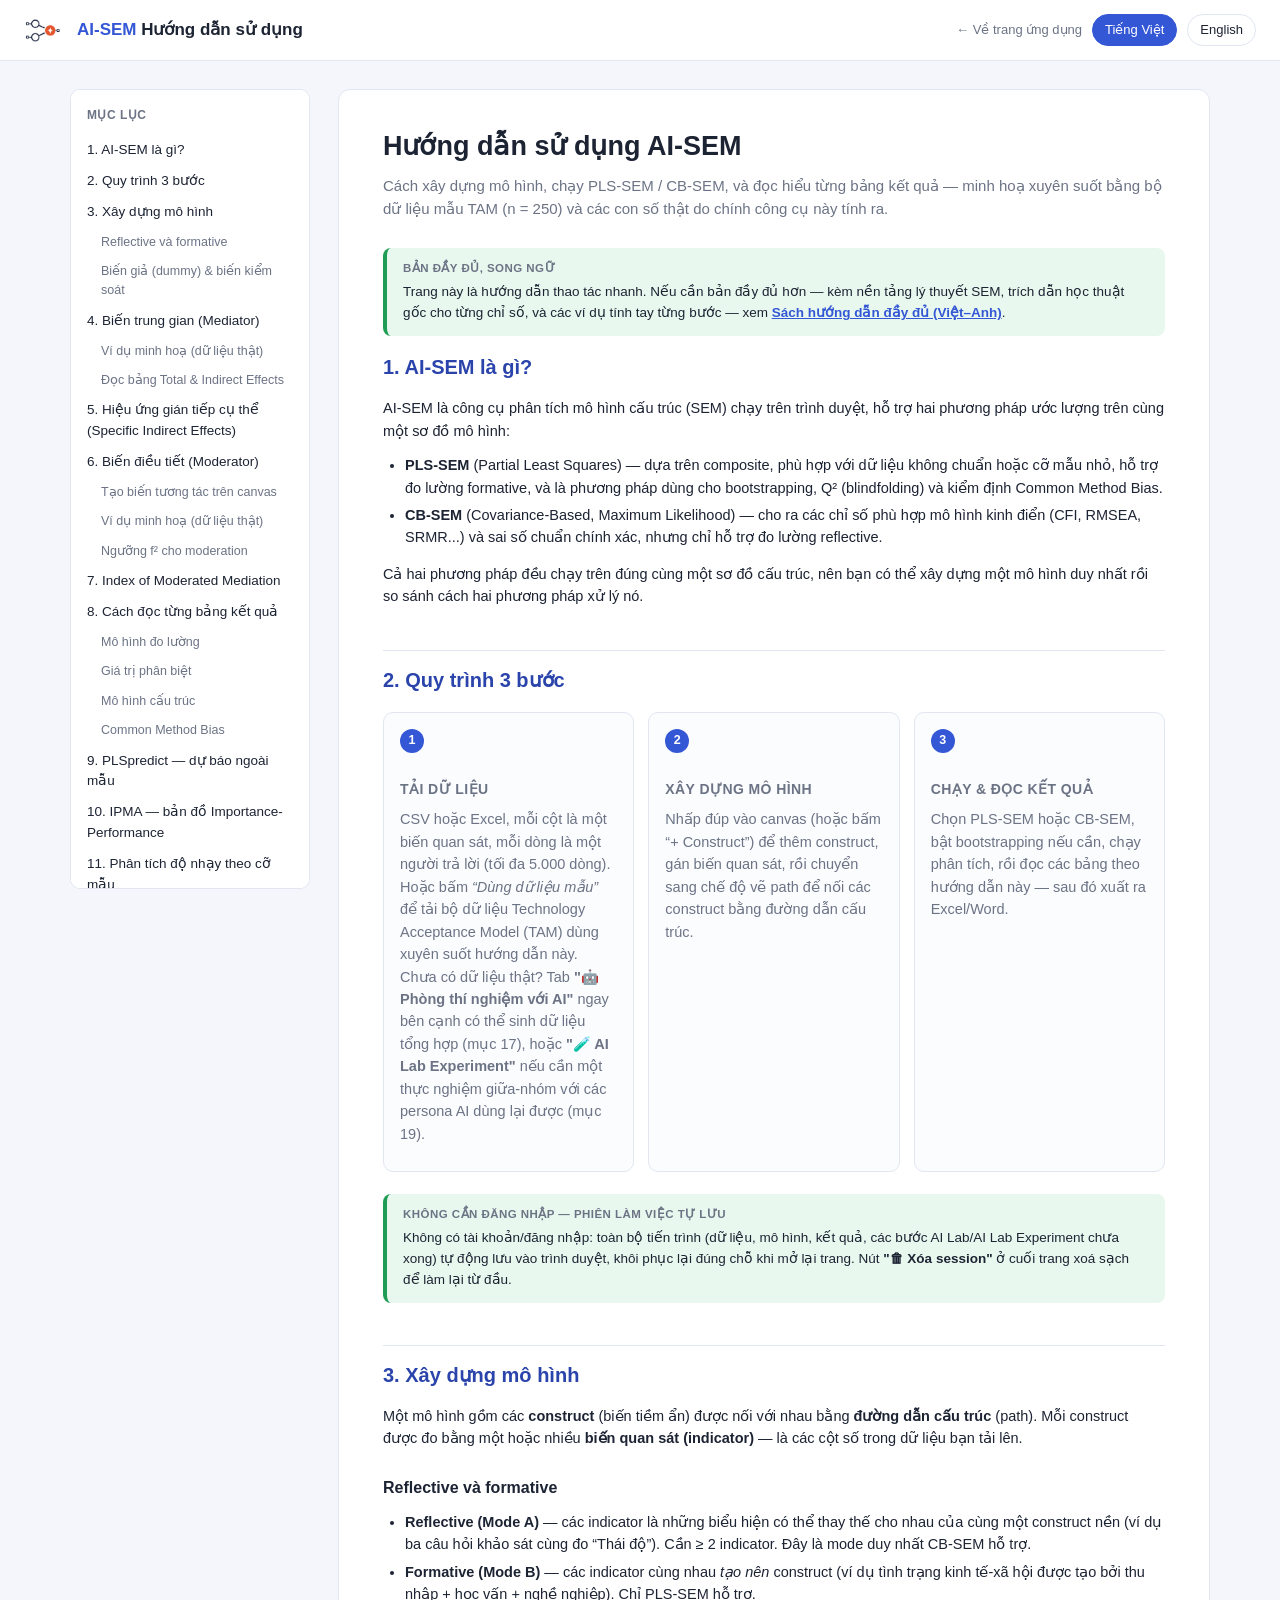
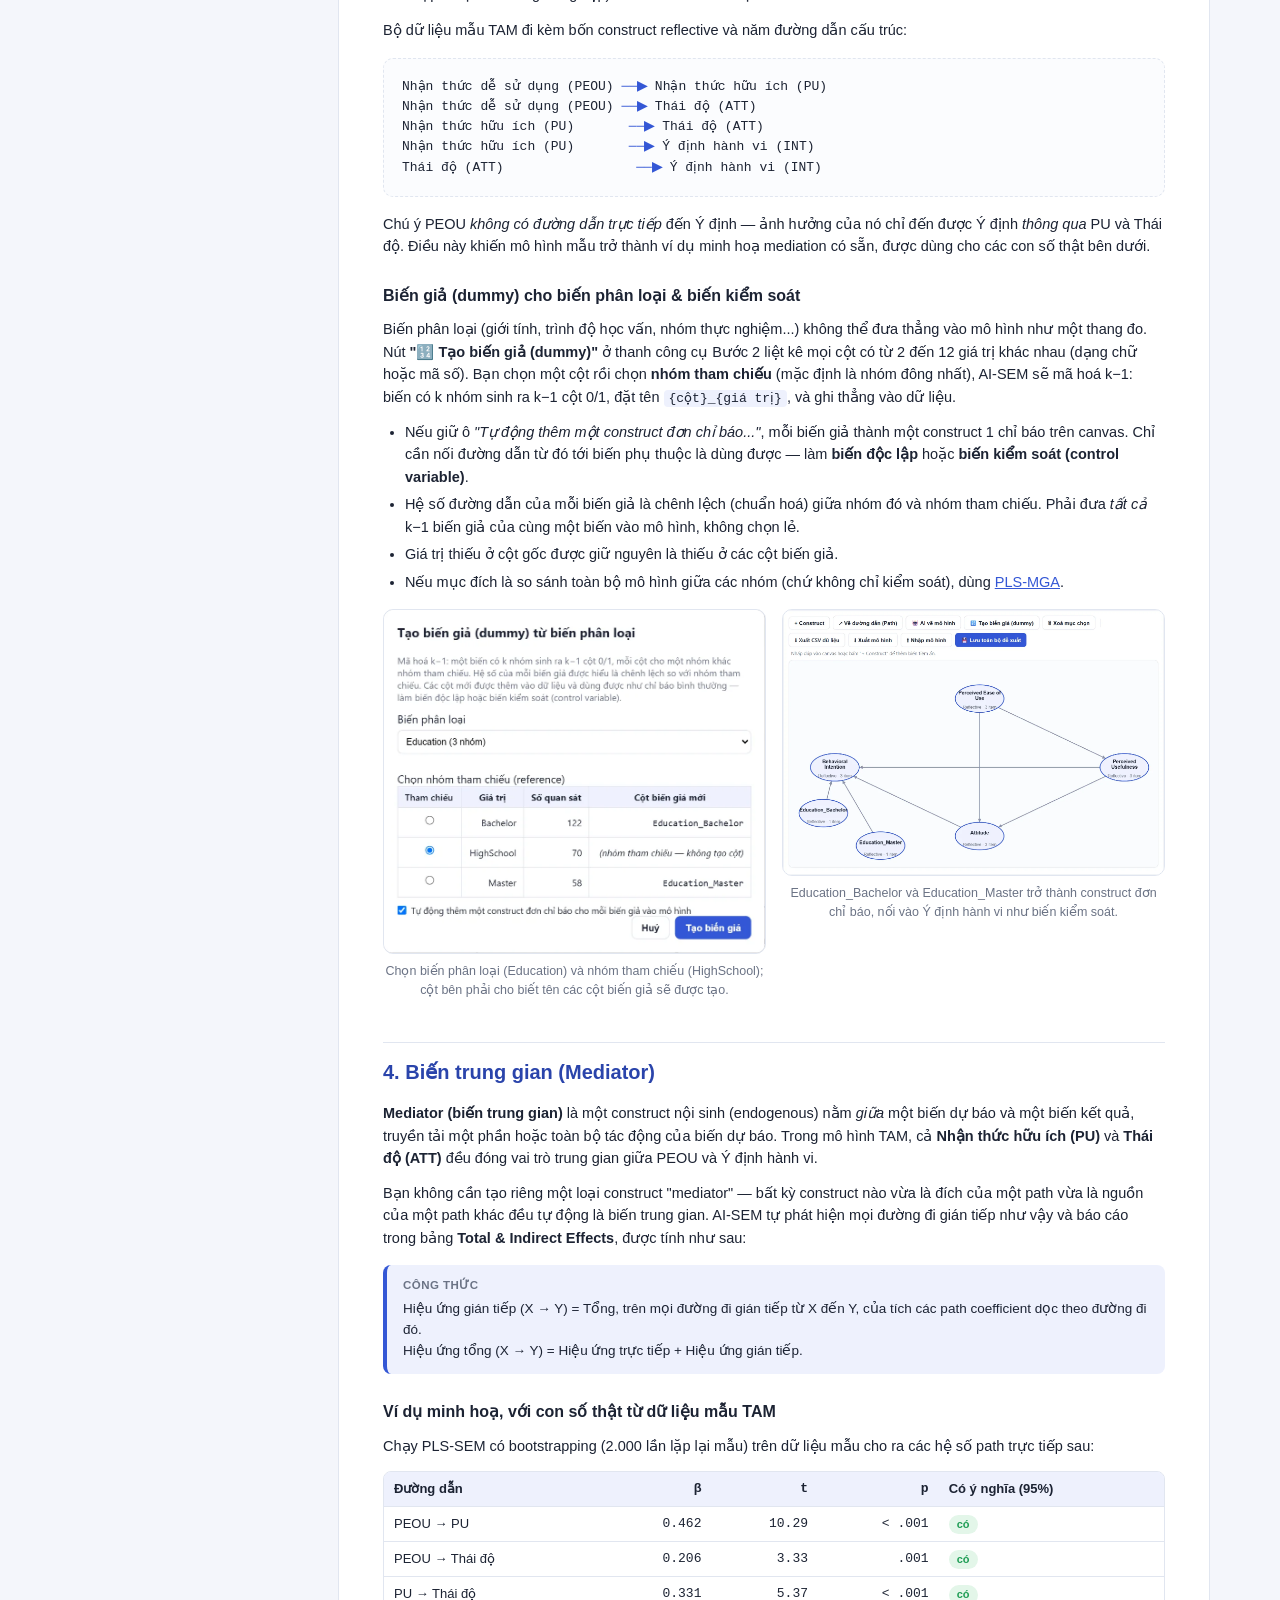
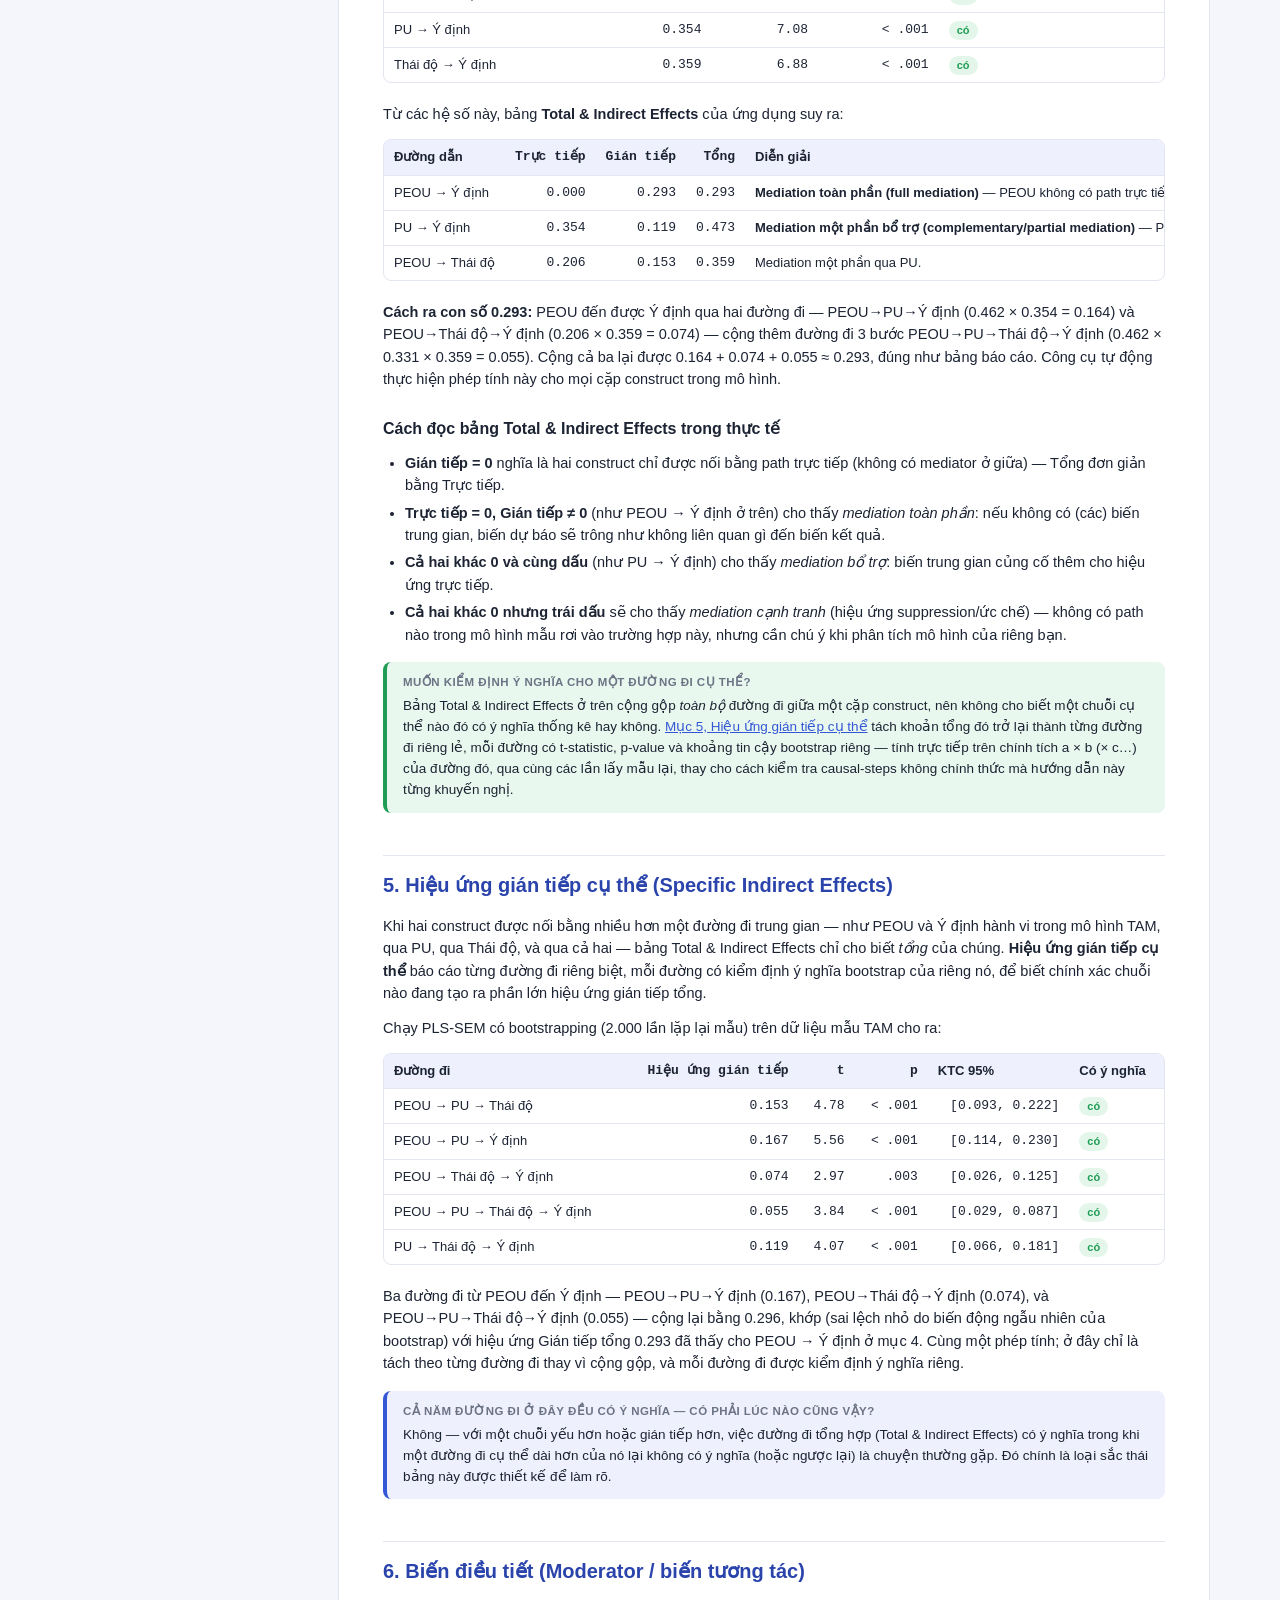
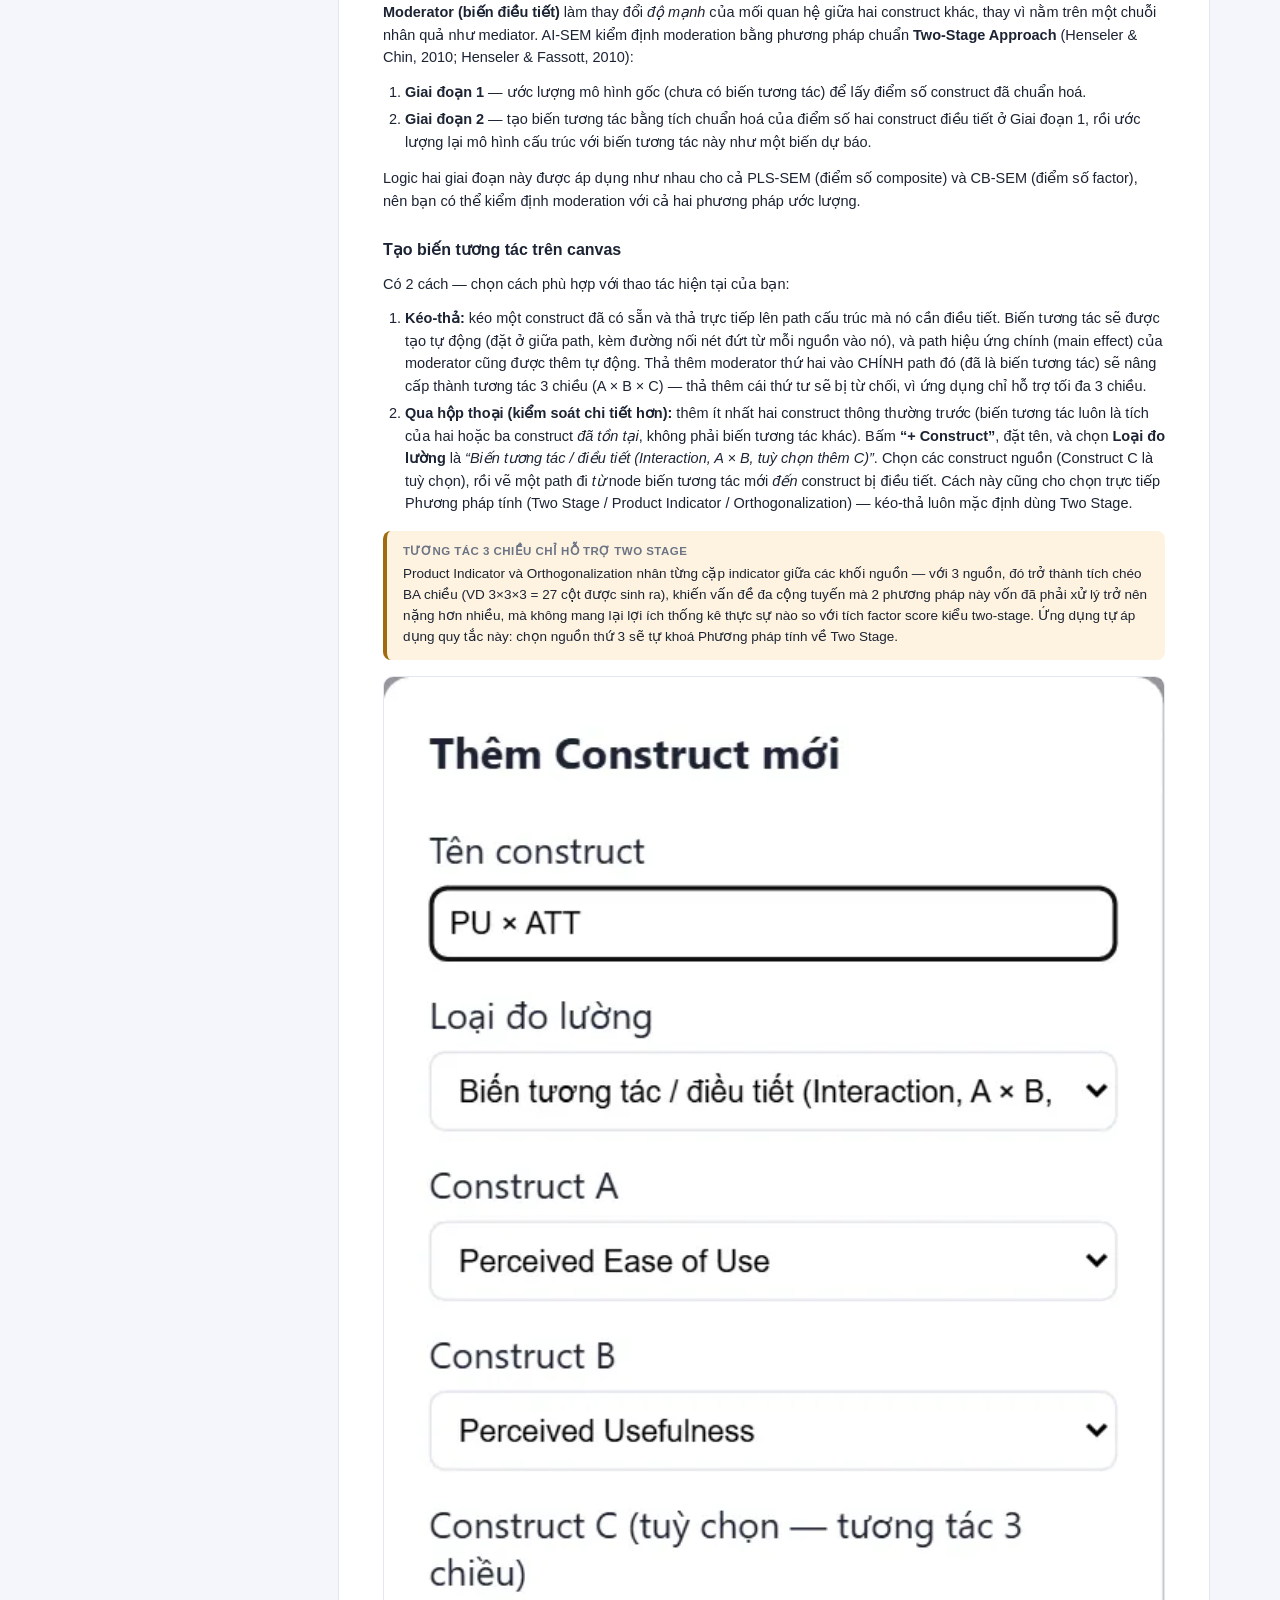
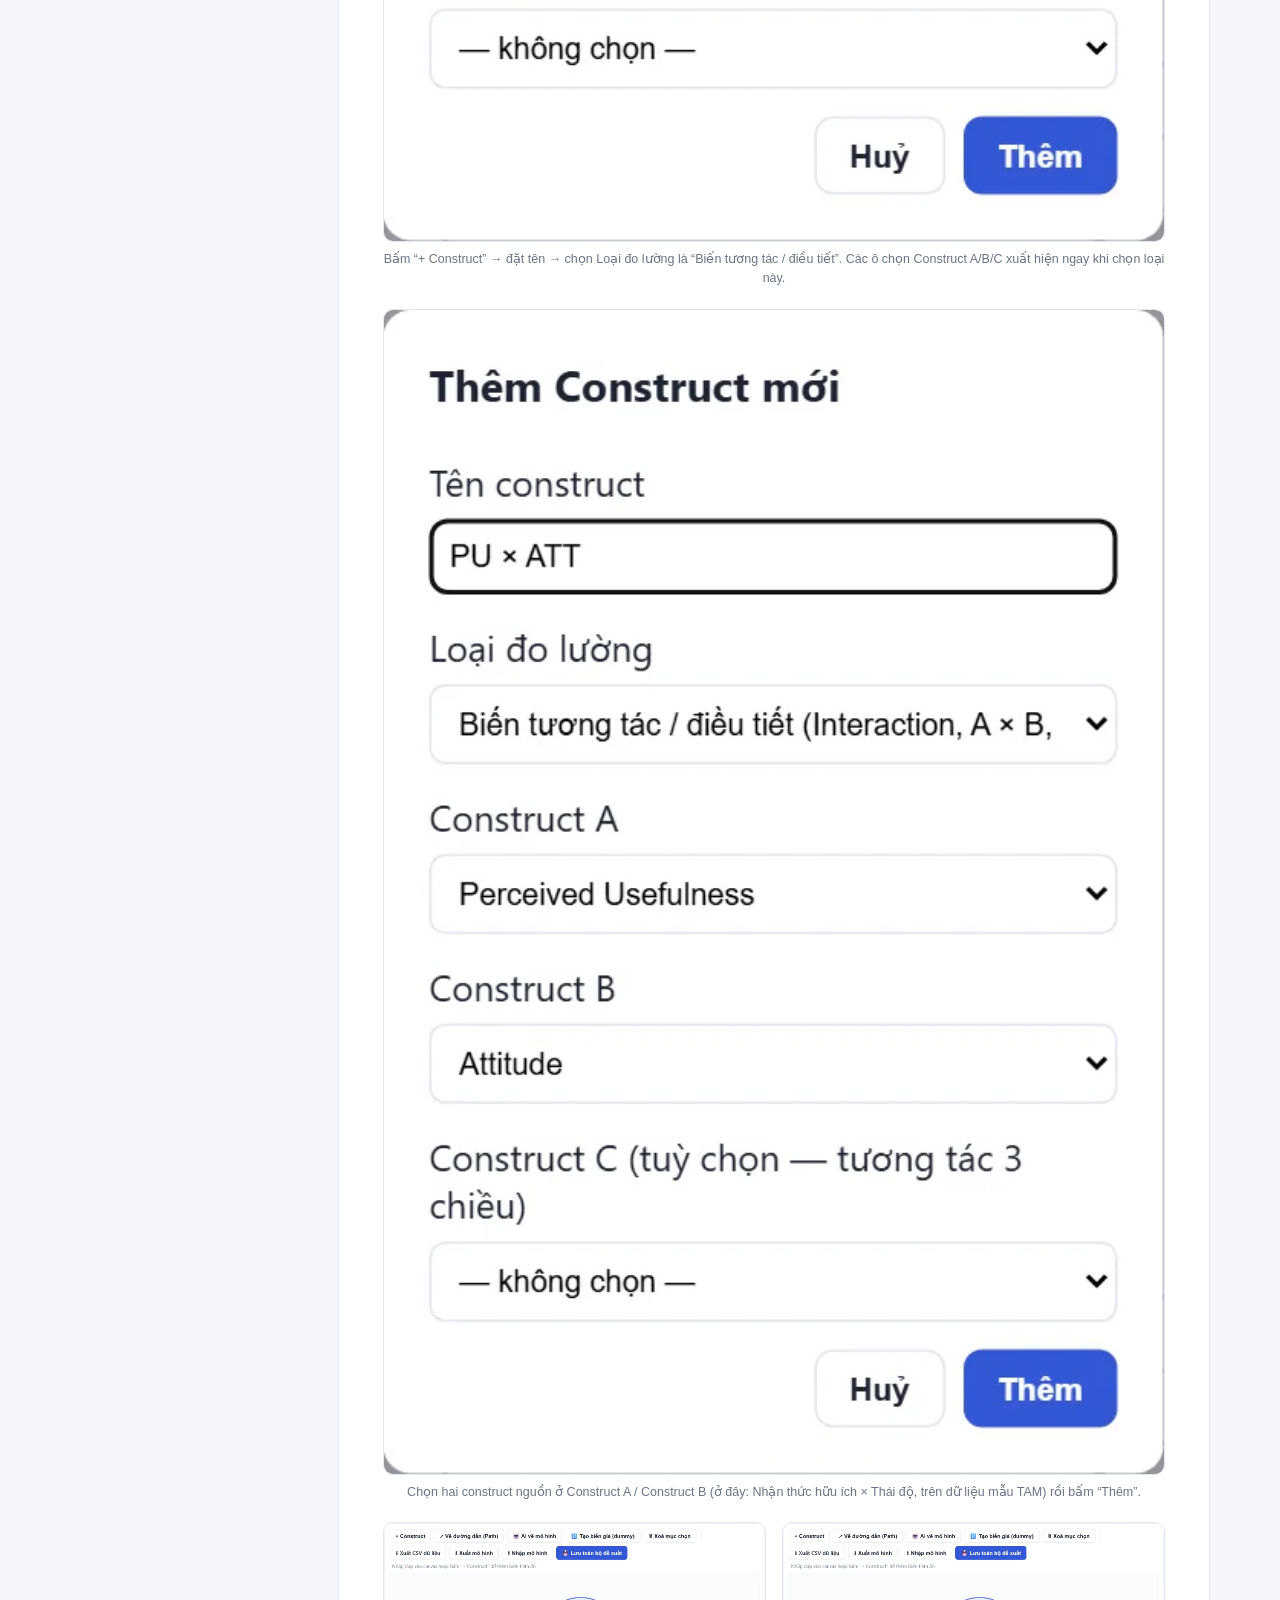
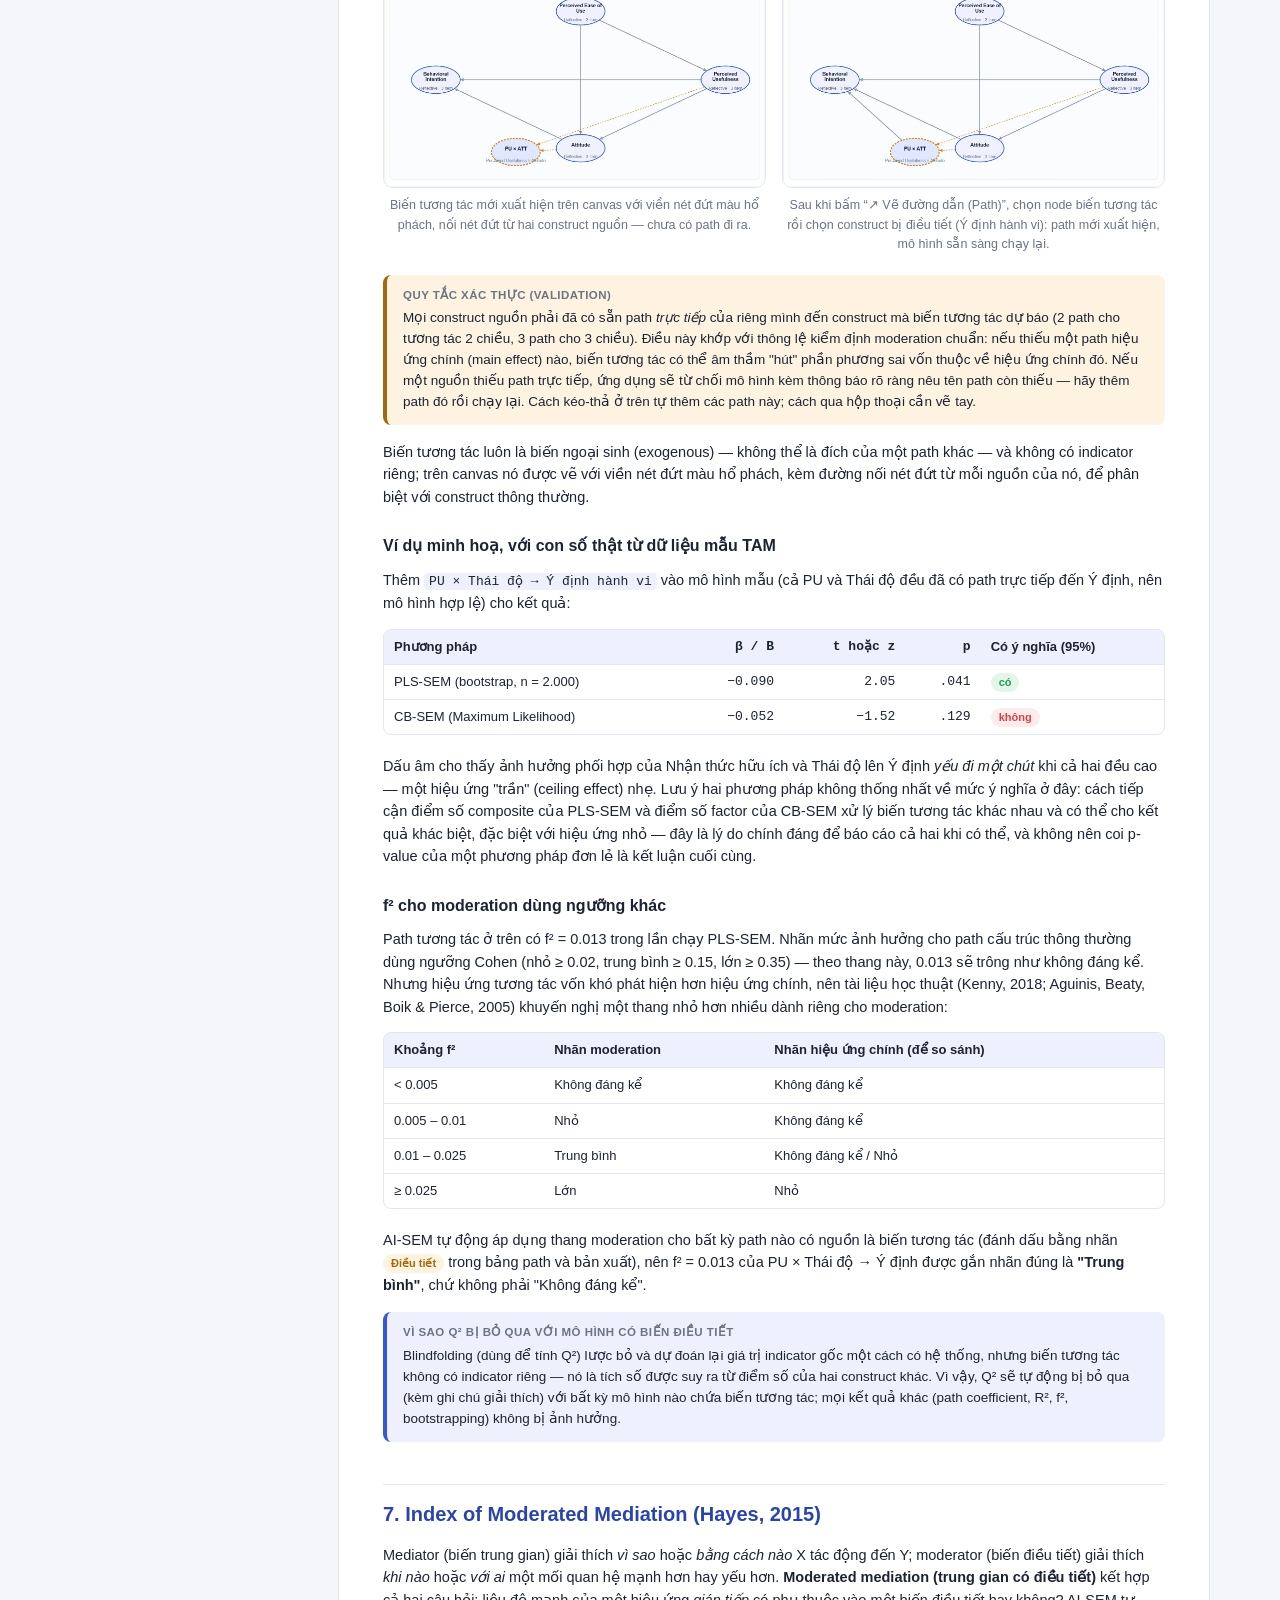
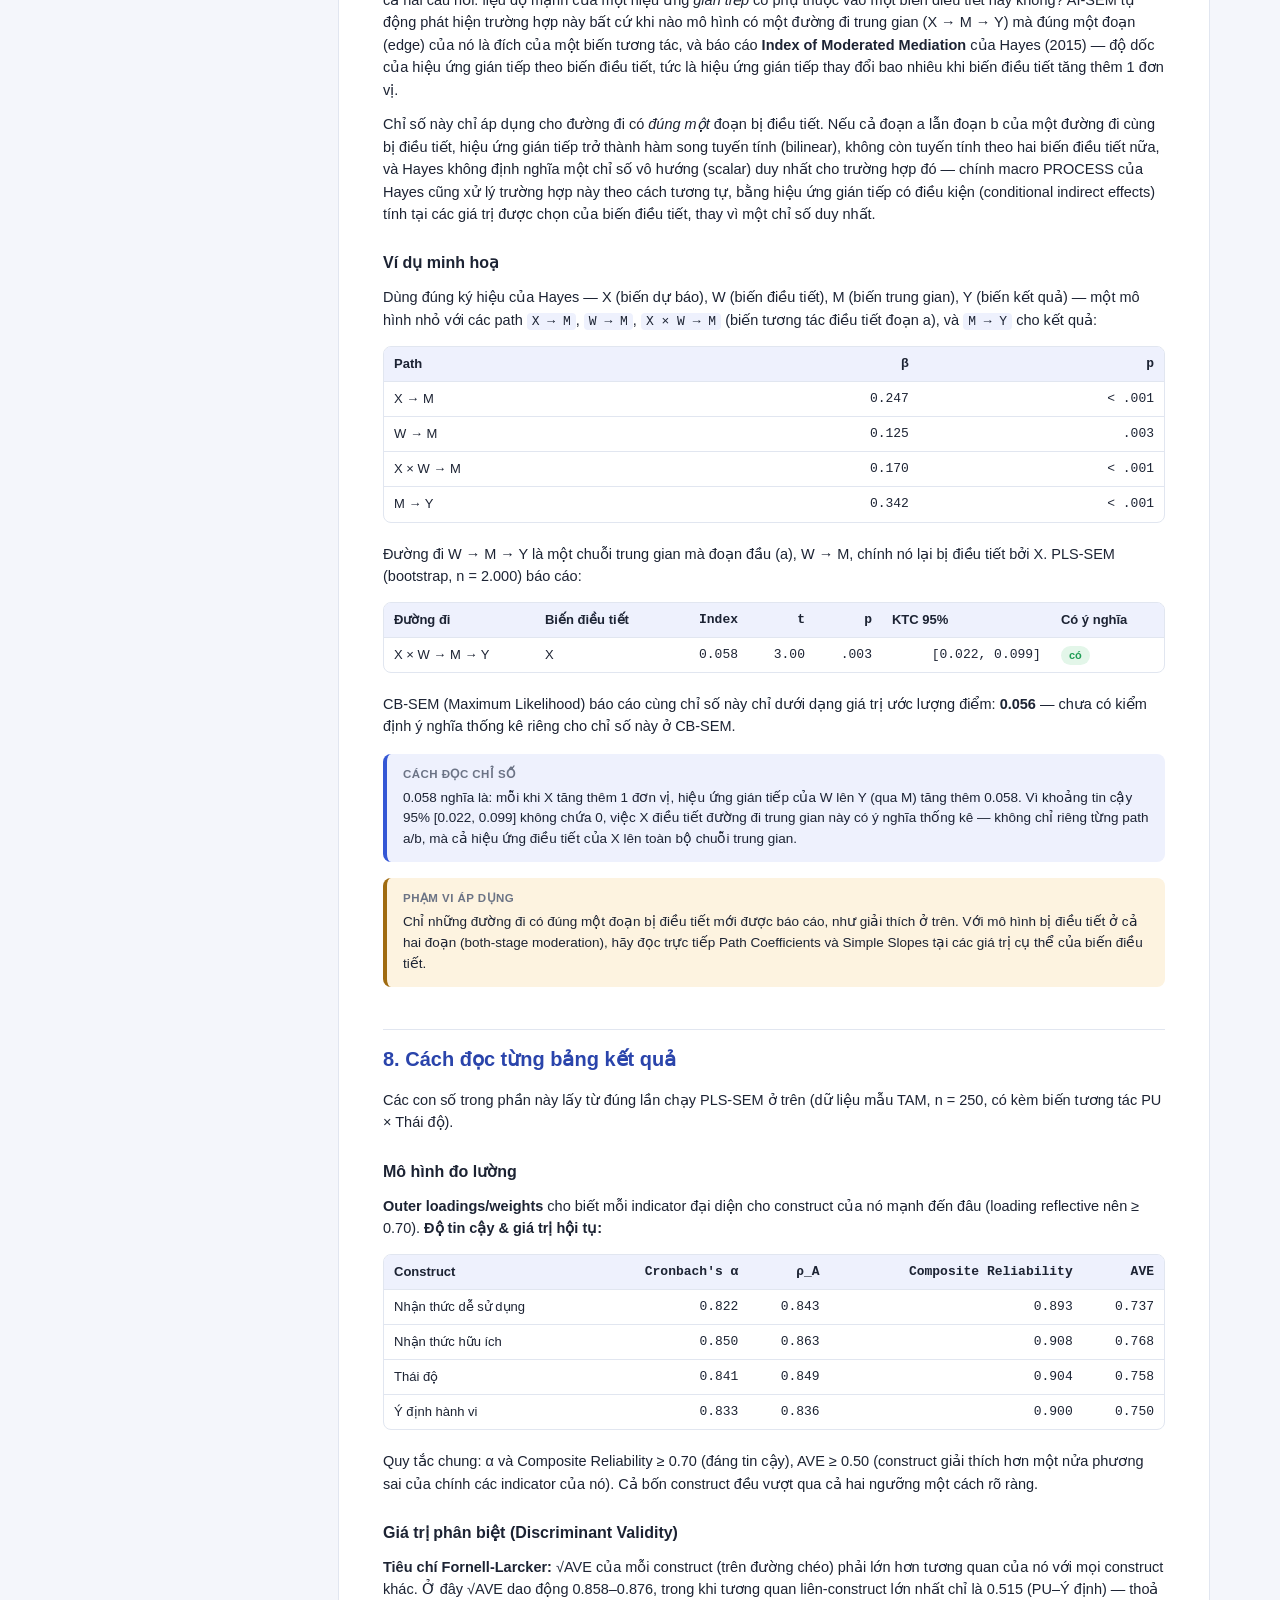
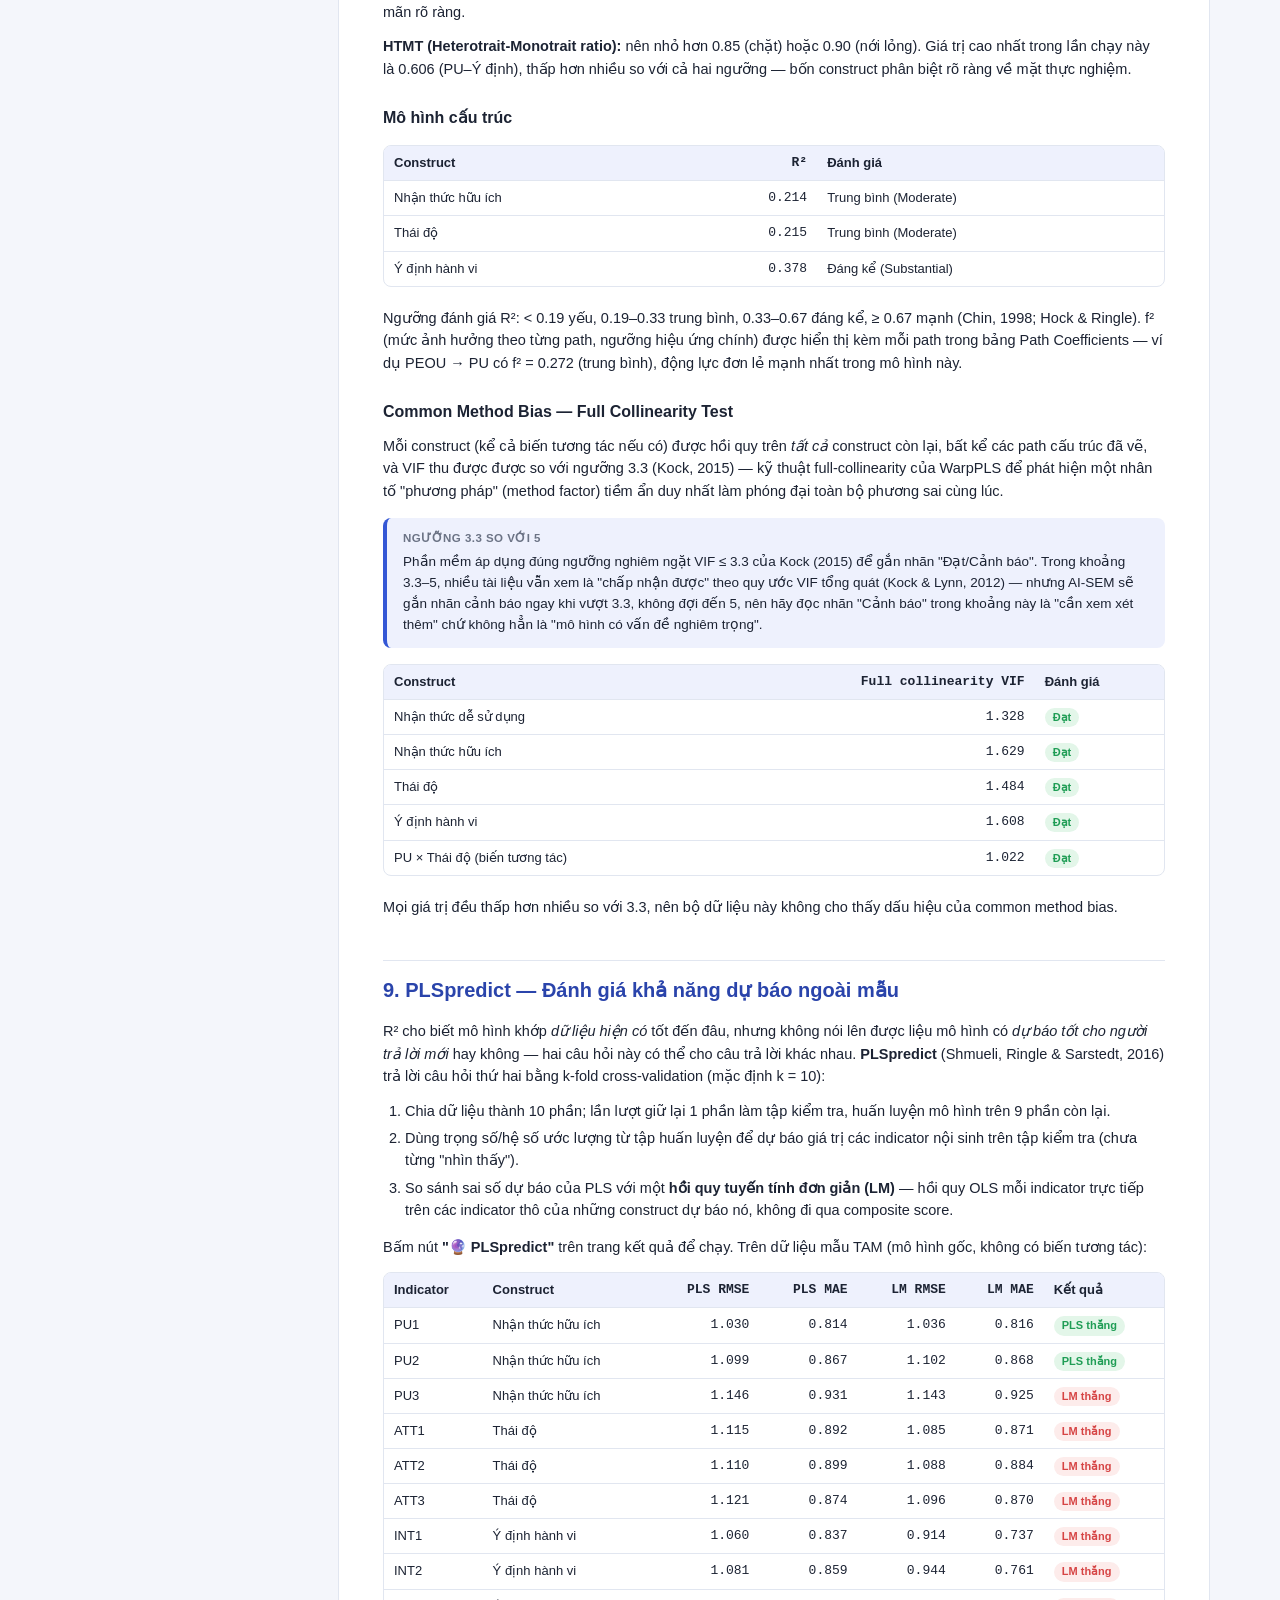
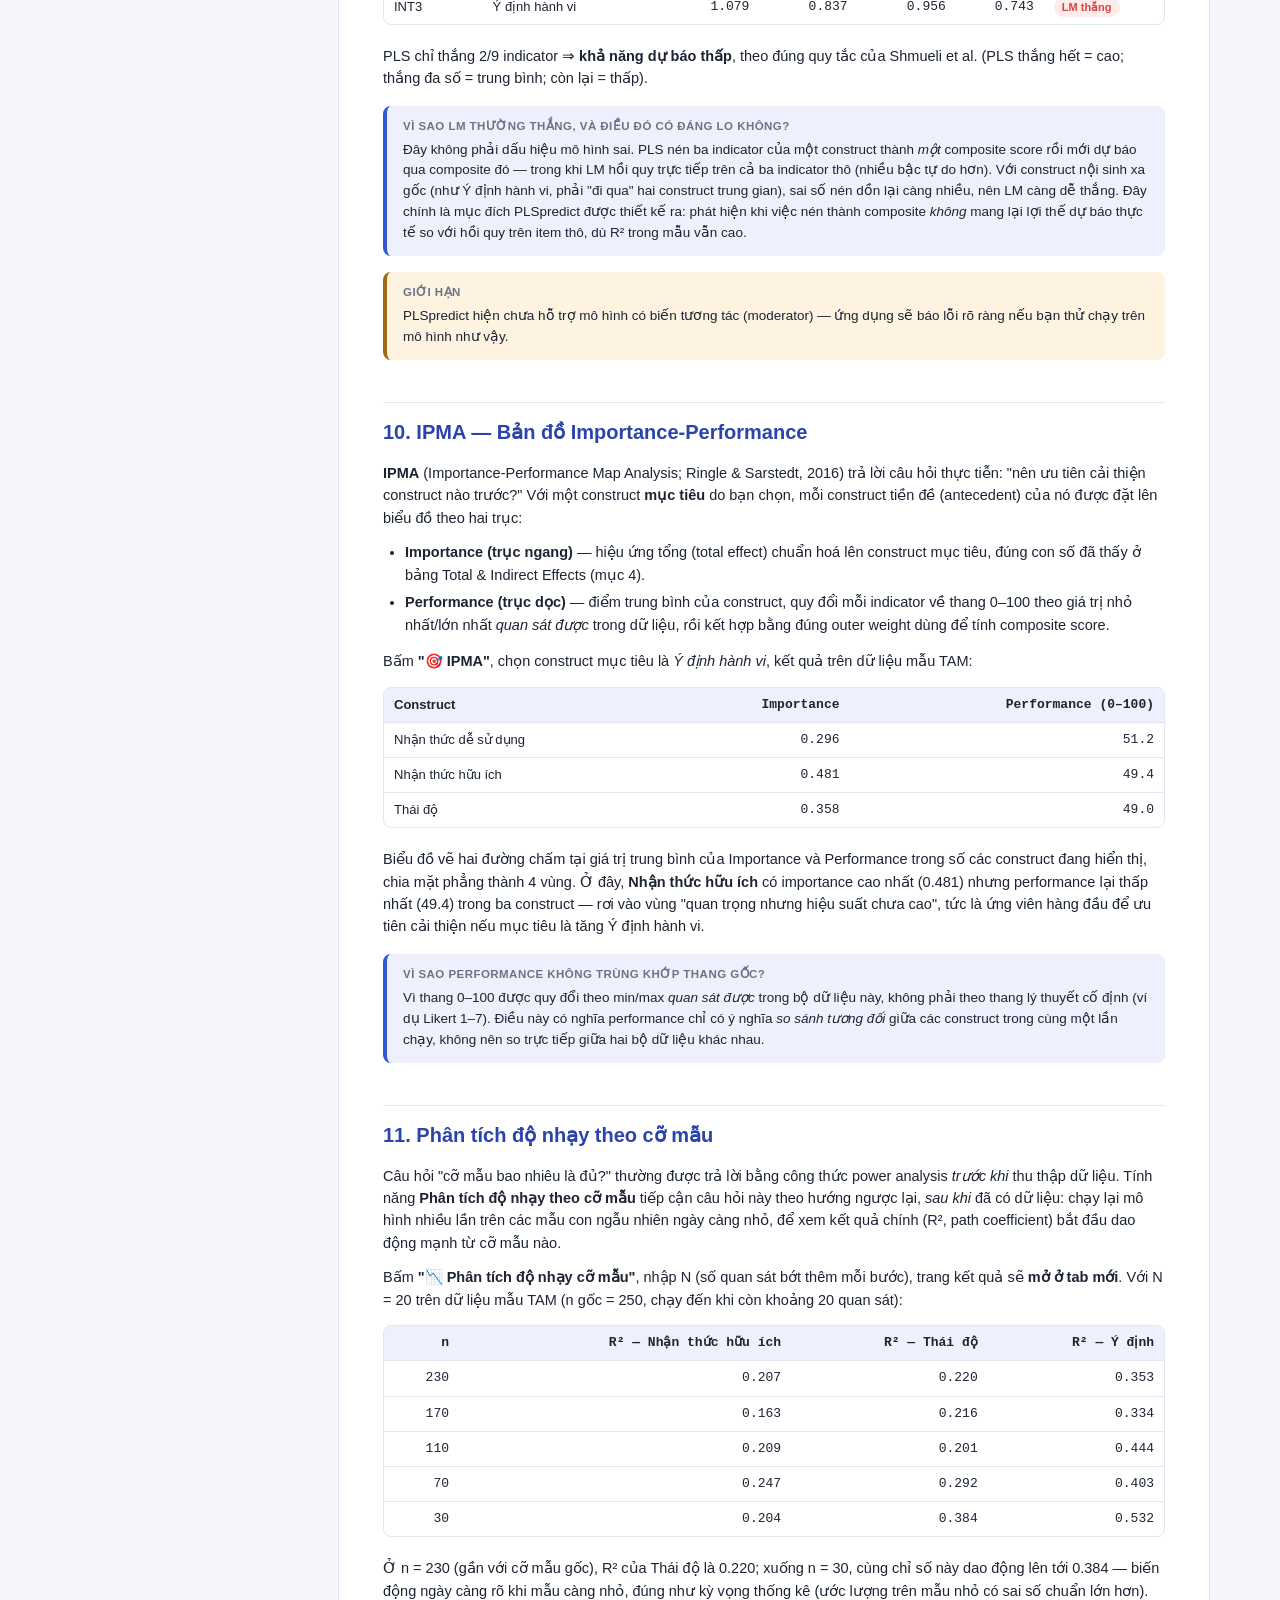
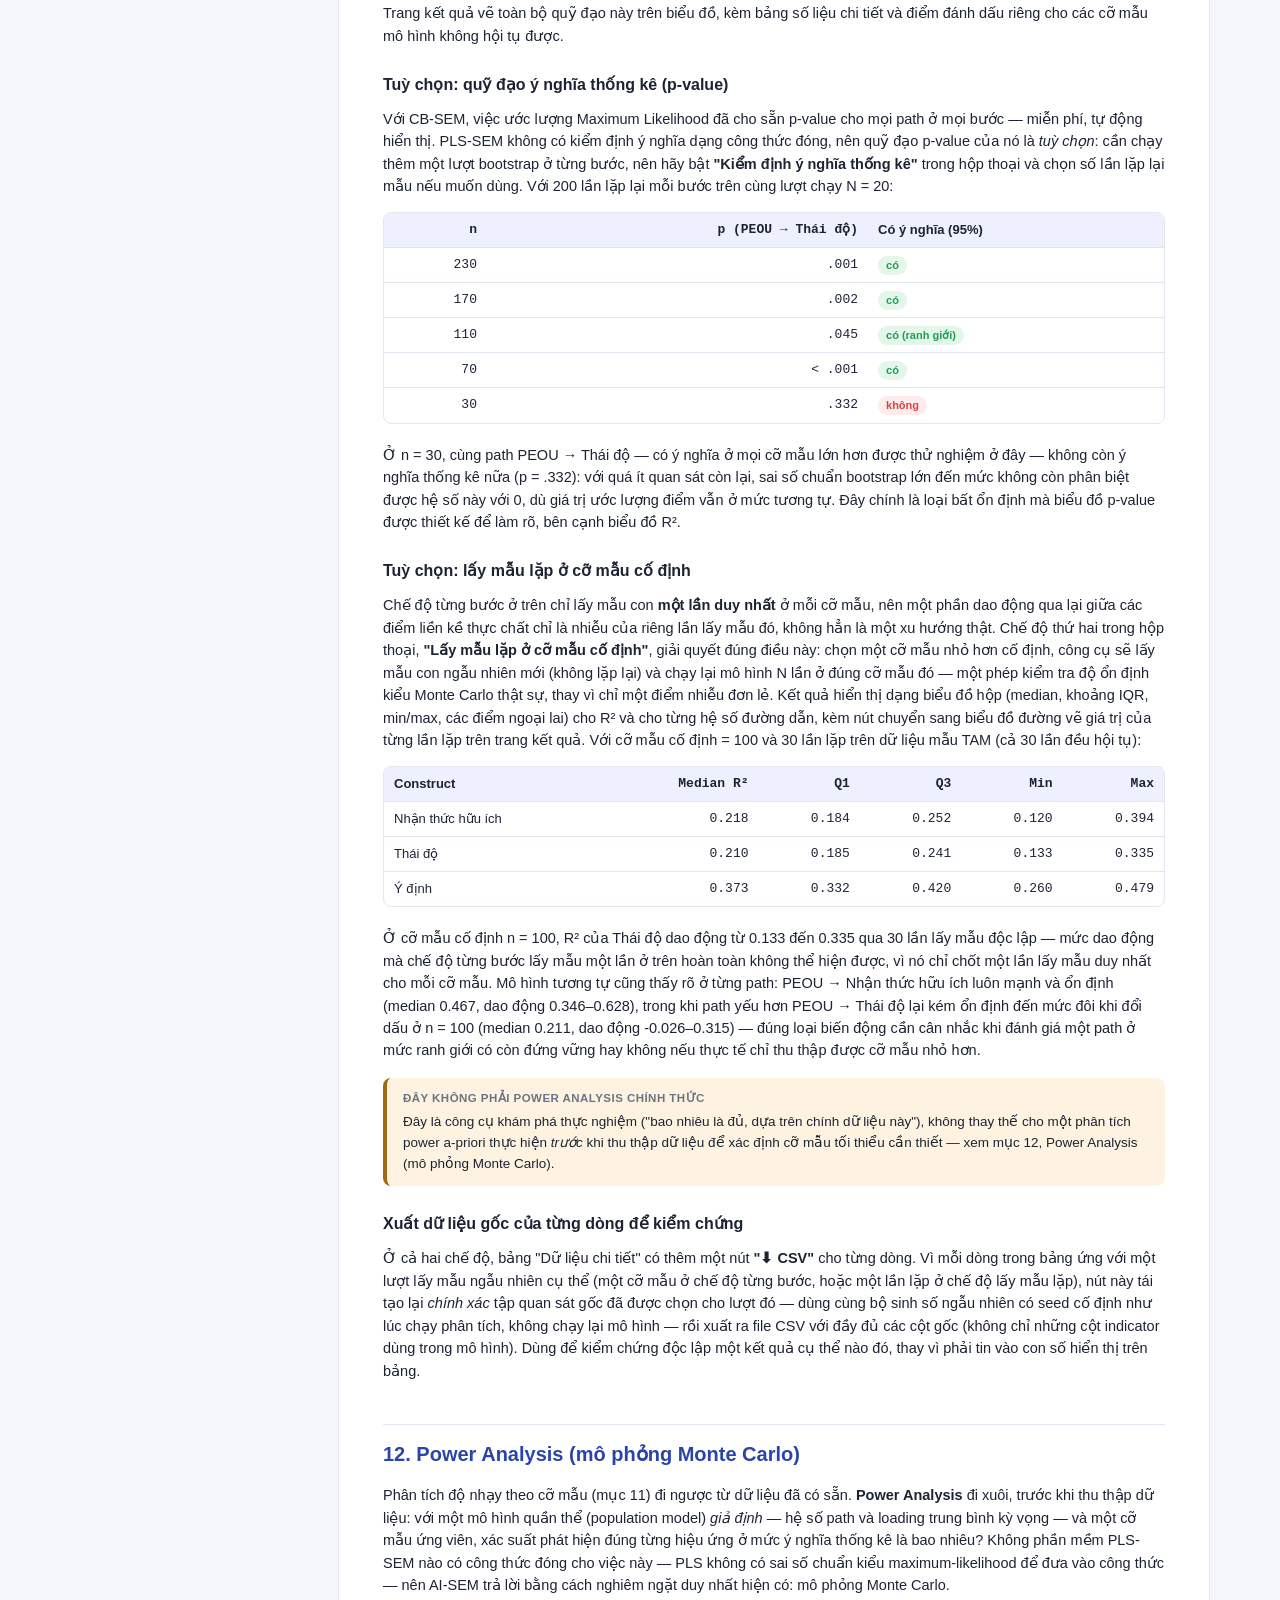
<file: static/docs/user_guide_vi.html>
<!doctype html>
<html lang="vi">
<head>
<meta charset="utf-8">
<meta name="viewport" content="width=device-width, initial-scale=1">
<title>AI-SEM — Hướng dẫn sử dụng</title>
<style>
  :root {
    --bg: #f4f6fb; --card: #ffffff; --border: #e1e6f0; --text: #1c2333; --muted: #6b7385;
    --primary: #3457d5; --primary-dark: #2a44ab; --danger: #d64545; --success: #1f9d55;
    --accent-bg: #eef1fd; --warn-bg: #fdf3e0; --warn-text: #a06b10;
    --mono: "SFMono-Regular", Consolas, "Liberation Mono", Menlo, monospace;
  }
  * { box-sizing: border-box; }
  body { margin: 0; font-family: -apple-system, "Segoe UI", Roboto, Helvetica, Arial, sans-serif; background: var(--bg); color: var(--text); line-height: 1.55; }
  header.topbar { display: flex; align-items: center; gap: 16px; padding: 14px 24px; background: var(--card); border-bottom: 1px solid var(--border); position: sticky; top: 0; z-index: 20; flex-wrap: wrap; }
  header.topbar img { height: 30px; }
  header.topbar .brand { font-weight: 700; font-size: 17px; }
  header.topbar .brand span { color: var(--primary); }
  header.topbar nav { margin-left: auto; display: flex; gap: 10px; align-items: center; }
  header.topbar a.pill { font-size: 13px; padding: 5px 12px; border-radius: 999px; border: 1px solid var(--border); text-decoration: none; color: var(--text); background: var(--card); }
  header.topbar a.pill.active { background: var(--primary); color: #fff; border-color: var(--primary); }
  header.topbar a.back { font-size: 13px; color: var(--muted); text-decoration: none; }
  header.topbar a.back:hover { color: var(--primary); }

  .layout { display: flex; max-width: 1180px; margin: 0 auto; align-items: flex-start; gap: 28px; padding: 28px 20px 80px; }
  aside.toc { position: sticky; top: 74px; width: 240px; flex-shrink: 0; background: var(--card); border: 1px solid var(--border); border-radius: 10px; padding: 16px; font-size: 13.5px; max-height: calc(100vh - 100px); overflow-y: auto; }
  aside.toc h3 { margin: 0 0 10px; font-size: 12px; text-transform: uppercase; letter-spacing: .04em; color: var(--muted); }
  aside.toc a { display: block; padding: 5px 0; color: var(--text); text-decoration: none; border-radius: 4px; }
  aside.toc a:hover { color: var(--primary); }
  aside.toc a.sub { padding-left: 14px; font-size: 12.5px; color: var(--muted); }

  main.doc { flex: 1; min-width: 0; background: var(--card); border: 1px solid var(--border); border-radius: 12px; padding: 36px 44px; }
  main.doc h1 { font-size: 27px; margin: 0 0 6px; }
  main.doc .subtitle { color: var(--muted); font-size: 15px; margin: 0 0 28px; }
  main.doc h2 { font-size: 20px; margin: 42px 0 14px; padding-top: 14px; border-top: 1px solid var(--border); color: var(--primary-dark); }
  main.doc h2:first-of-type { border-top: none; padding-top: 0; margin-top: 8px; }
  main.doc h3 { font-size: 16px; margin: 26px 0 10px; }
  main.doc h4 { font-size: 14px; margin: 18px 0 8px; color: var(--muted); text-transform: uppercase; letter-spacing: .03em; }
  main.doc p { margin: 0 0 12px; font-size: 14.5px; }
  main.doc ul, main.doc ol { margin: 0 0 14px; padding-left: 22px; font-size: 14.5px; }
  main.doc li { margin-bottom: 5px; }
  main.doc code { font-family: var(--mono); background: var(--accent-bg); padding: 1px 5px; border-radius: 4px; font-size: 13px; }
  main.doc a { color: var(--primary); }

  .callout { border-radius: 8px; padding: 12px 16px; margin: 16px 0; font-size: 13.5px; border-left: 4px solid var(--primary); background: var(--accent-bg); }
  .callout.warn { border-left-color: var(--warn-text); background: var(--warn-bg); }
  .callout.tip { border-left-color: var(--success); background: #e9f8ee; }
  .callout strong.label { display: block; font-size: 11.5px; text-transform: uppercase; letter-spacing: .04em; margin-bottom: 4px; color: var(--muted); }

  .table-wrap { overflow-x: auto; margin: 14px 0 20px; border: 1px solid var(--border); border-radius: 8px; }
  table { border-collapse: collapse; width: 100%; font-size: 13px; min-width: 480px; }
  th, td { padding: 7px 10px; text-align: left; border-bottom: 1px solid var(--border); white-space: nowrap; }
  th { background: var(--accent-bg); font-weight: 700; position: sticky; top: 0; }
  tr:last-child td { border-bottom: none; }
  td.num, th.num { text-align: right; font-family: var(--mono); }

  .badge { display: inline-block; padding: 1px 8px; border-radius: 999px; font-size: 11px; font-weight: 700; }
  .badge.ok { background: #e3f6e9; color: var(--success); }
  .badge.warn { background: #fdeceb; color: var(--danger); }
  .badge.mod { background: var(--warn-bg); color: var(--warn-text); }

  .step-grid { display: grid; grid-template-columns: repeat(3, 1fr); gap: 14px; margin: 16px 0 22px; }
  .step-card { border: 1px solid var(--border); border-radius: 10px; padding: 14px 16px; background: #fbfcfe; }
  .step-card .n { display: inline-flex; align-items: center; justify-content: center; width: 24px; height: 24px; border-radius: 50%; background: var(--primary); color: #fff; font-weight: 700; font-size: 12.5px; margin-bottom: 8px; }
  .step-card h4 { margin: 0 0 6px; color: var(--text); text-transform: none; letter-spacing: 0; font-size: 14px; }
  .step-card p { margin: 0; font-size: 13px; color: var(--muted); }

  .diagram-box { border: 1px dashed var(--border); border-radius: 10px; padding: 18px; margin: 16px 0; background: #fbfcfe; font-family: var(--mono); font-size: 13px; overflow-x: auto; white-space: pre; color: var(--text); }
  .diagram-box .arrow { color: var(--primary); font-weight: 700; }

  figure.screenshot { margin: 16px 0 20px; }
  figure.screenshot img { display: block; width: 100%; border: 1px solid var(--border); border-radius: 10px; background: var(--accent-bg); }
  figure.screenshot figcaption { margin-top: 8px; font-size: 12.5px; color: var(--muted); text-align: center; }
  .screenshot-row { display: grid; grid-template-columns: 1fr 1fr; gap: 16px; margin: 16px 0 20px; }
  .screenshot-row figure.screenshot { margin: 0; }
  @media (max-width: 700px) { .screenshot-row { grid-template-columns: 1fr; } }

  footer.doc-footer { max-width: 1180px; margin: 0 auto; padding: 0 20px 60px; color: var(--muted); font-size: 12.5px; text-align: center; }

  @media (max-width: 900px) {
    .layout { flex-direction: column; }
    aside.toc { position: static; width: 100%; max-height: none; }
    main.doc { padding: 24px 20px; }
    .step-grid { grid-template-columns: 1fr; }
  }
</style>
</head>
<body>

<header class="topbar">
  <img src="../img/logo-ai-sem-icon.png" alt="AI-SEM">
  <div class="brand"><span>AI-SEM</span> Hướng dẫn sử dụng</div>
  <nav>
    <a class="back" href="../../">← Về trang ứng dụng</a>
    <a class="pill active" href="user_guide_vi.html">Tiếng Việt</a>
    <a class="pill" href="user_guide_en.html">English</a>
  </nav>
</header>

<div class="layout">
  <aside class="toc">
    <h3>Mục lục</h3>
    <a href="#intro">1. AI-SEM là gì?</a>
    <a href="#workflow">2. Quy trình 3 bước</a>
    <a href="#model">3. Xây dựng mô hình</a>
    <a class="sub" href="#reflective-formative">Reflective và formative</a>
    <a class="sub" href="#dummy">Biến giả (dummy) &amp; biến kiểm soát</a>
    <a href="#mediator">4. Biến trung gian (Mediator)</a>
    <a class="sub" href="#mediator-example">Ví dụ minh hoạ (dữ liệu thật)</a>
    <a class="sub" href="#mediator-read">Đọc bảng Total &amp; Indirect Effects</a>
    <a href="#specific-indirect">5. Hiệu ứng gián tiếp cụ thể (Specific Indirect Effects)</a>
    <a href="#moderator">6. Biến điều tiết (Moderator)</a>
    <a class="sub" href="#moderator-create">Tạo biến tương tác trên canvas</a>
    <a class="sub" href="#moderator-example">Ví dụ minh hoạ (dữ liệu thật)</a>
    <a class="sub" href="#moderator-f2">Ngưỡng f² cho moderation</a>
    <a href="#moderated-mediation">7. Index of Moderated Mediation</a>
    <a href="#reading">8. Cách đọc từng bảng kết quả</a>
    <a class="sub" href="#read-measurement">Mô hình đo lường</a>
    <a class="sub" href="#read-discriminant">Giá trị phân biệt</a>
    <a class="sub" href="#read-structural">Mô hình cấu trúc</a>
    <a class="sub" href="#read-cmb">Common Method Bias</a>
    <a href="#plspredict">9. PLSpredict — dự báo ngoài mẫu</a>
    <a href="#ipma">10. IPMA — bản đồ Importance-Performance</a>
    <a href="#sensitivity">11. Phân tích độ nhạy theo cỡ mẫu</a>
    <a class="sub" href="#sensitivity-pvalue">Quỹ đạo p-value</a>
    <a class="sub" href="#sensitivity-resample">Lấy mẫu lặp ở cỡ mẫu cố định</a>
    <a class="sub" href="#sensitivity-export-row">Xuất dữ liệu gốc từng dòng</a>
    <a href="#power">12. Power Analysis (mô phỏng Monte Carlo)</a>
    <a href="#mlcompare">13. So sánh Machine Learning</a>
    <a href="#cbsem">14. Các chỉ số fit của CB-SEM</a>
    <a href="#export">15. Xuất báo cáo</a>
    <a href="#faq">16. Xử lý sự cố thường gặp</a>
    <a href="#ailab">17. AI Lab</a>
    <a class="sub" href="#ailab-construct-search">Tìm construct &amp; biến quan sát</a>
    <a class="sub" href="#ailab-codebook">Codebook: Likert vs. định tính</a>
    <a class="sub" href="#ailab-generate">Sinh dữ liệu khảo sát bằng AI</a>
    <a class="sub" href="#ailab-skip">Bỏ qua, sang thiết kế mô hình</a>
    <a class="sub" href="#ailab-draw-paths">AI vẽ mô hình cấu trúc</a>
    <a class="sub" href="#ailab-save-all">Lưu toàn bộ đề xuất</a>
    <a href="#mga">18. So sánh đa nhóm (PLS-MGA)</a>
    <a href="#ailab-experiment">19. AI Lab Experiment</a>
    <a class="sub" href="#ailab-experiment-pool">Định nghĩa quần thể &amp; Worker Pool</a>
    <a class="sub" href="#ailab-experiment-design">Bối cảnh chung &amp; thao túng theo nhóm</a>
    <a class="sub" href="#ailab-experiment-score">Sinh câu trả lời &amp; chấm điểm câu hỏi mở</a>
  </aside>

  <main class="doc">
    <h1>Hướng dẫn sử dụng AI-SEM</h1>
    <p class="subtitle">Cách xây dựng mô hình, chạy PLS-SEM / CB-SEM, và đọc hiểu từng bảng kết quả — minh hoạ xuyên suốt bằng bộ dữ liệu mẫu TAM (n = 250) và các con số thật do chính công cụ này tính ra.</p>

    <div class="callout tip">
      <strong class="label">Bản đầy đủ, song ngữ</strong>
      Trang này là hướng dẫn thao tác nhanh. Nếu cần bản đầy đủ hơn — kèm nền tảng lý thuyết SEM, trích dẫn học thuật gốc cho từng chỉ số, và các ví dụ tính tay từng bước — xem <a href="/static/docs/handbook.html" target="_blank" rel="noopener"><strong>Sách hướng dẫn đầy đủ (Việt–Anh)</strong></a>.
    </div>

    <h2 id="intro">1. AI-SEM là gì?</h2>
    <p>AI-SEM là công cụ phân tích mô hình cấu trúc (SEM) chạy trên trình duyệt, hỗ trợ hai phương pháp ước lượng trên cùng một sơ đồ mô hình:</p>
    <ul>
      <li><strong>PLS-SEM</strong> (Partial Least Squares) — dựa trên composite, phù hợp với dữ liệu không chuẩn hoặc cỡ mẫu nhỏ, hỗ trợ đo lường formative, và là phương pháp dùng cho bootstrapping, Q² (blindfolding) và kiểm định Common Method Bias.</li>
      <li><strong>CB-SEM</strong> (Covariance-Based, Maximum Likelihood) — cho ra các chỉ số phù hợp mô hình kinh điển (CFI, RMSEA, SRMR...) và sai số chuẩn chính xác, nhưng chỉ hỗ trợ đo lường reflective.</li>
    </ul>
    <p>Cả hai phương pháp đều chạy trên đúng cùng một sơ đồ cấu trúc, nên bạn có thể xây dựng một mô hình duy nhất rồi so sánh cách hai phương pháp xử lý nó.</p>

    <h2 id="workflow">2. Quy trình 3 bước</h2>
    <div class="step-grid">
      <div class="step-card"><span class="n">1</span><h4>Tải dữ liệu</h4><p>CSV hoặc Excel, mỗi cột là một biến quan sát, mỗi dòng là một người trả lời (tối đa 5.000 dòng). Hoặc bấm <em>“Dùng dữ liệu mẫu”</em> để tải bộ dữ liệu Technology Acceptance Model (TAM) dùng xuyên suốt hướng dẫn này. Chưa có dữ liệu thật? Tab <strong>"🤖 Phòng thí nghiệm với AI"</strong> ngay bên cạnh có thể sinh dữ liệu tổng hợp (mục 17), hoặc <strong>"🧪 AI Lab Experiment"</strong> nếu cần một thực nghiệm giữa-nhóm với các persona AI dùng lại được (mục 19).</p></div>
      <div class="step-card"><span class="n">2</span><h4>Xây dựng mô hình</h4><p>Nhấp đúp vào canvas (hoặc bấm “+ Construct”) để thêm construct, gán biến quan sát, rồi chuyển sang chế độ vẽ path để nối các construct bằng đường dẫn cấu trúc.</p></div>
      <div class="step-card"><span class="n">3</span><h4>Chạy &amp; đọc kết quả</h4><p>Chọn PLS-SEM hoặc CB-SEM, bật bootstrapping nếu cần, chạy phân tích, rồi đọc các bảng theo hướng dẫn này — sau đó xuất ra Excel/Word.</p></div>
    </div>
    <div class="callout tip">
      <strong class="label">Không cần đăng nhập — phiên làm việc tự lưu</strong>
      Không có tài khoản/đăng nhập: toàn bộ tiến trình (dữ liệu, mô hình, kết quả, các bước AI Lab/AI Lab Experiment chưa xong) tự động lưu vào trình duyệt, khôi phục lại đúng chỗ khi mở lại trang. Nút <strong>"🗑 Xóa session"</strong> ở cuối trang xoá sạch để làm lại từ đầu.
    </div>

    <h2 id="model">3. Xây dựng mô hình</h2>
    <p>Một mô hình gồm các <strong>construct</strong> (biến tiềm ẩn) được nối với nhau bằng <strong>đường dẫn cấu trúc</strong> (path). Mỗi construct được đo bằng một hoặc nhiều <strong>biến quan sát (indicator)</strong> — là các cột số trong dữ liệu bạn tải lên.</p>
    <h3 id="reflective-formative">Reflective và formative</h3>
    <ul>
      <li><strong>Reflective (Mode A)</strong> — các indicator là những biểu hiện có thể thay thế cho nhau của cùng một construct nền (ví dụ ba câu hỏi khảo sát cùng đo “Thái độ”). Cần ≥ 2 indicator. Đây là mode duy nhất CB-SEM hỗ trợ.</li>
      <li><strong>Formative (Mode B)</strong> — các indicator cùng nhau <em>tạo nên</em> construct (ví dụ tình trạng kinh tế-xã hội được tạo bởi thu nhập + học vấn + nghề nghiệp). Chỉ PLS-SEM hỗ trợ.</li>
    </ul>
    <p>Bộ dữ liệu mẫu TAM đi kèm bốn construct reflective và năm đường dẫn cấu trúc:</p>
    <div class="diagram-box">Nhận thức dễ sử dụng (PEOU) <span class="arrow">──▶</span> Nhận thức hữu ích (PU)
Nhận thức dễ sử dụng (PEOU) <span class="arrow">──▶</span> Thái độ (ATT)
Nhận thức hữu ích (PU)       <span class="arrow">──▶</span> Thái độ (ATT)
Nhận thức hữu ích (PU)       <span class="arrow">──▶</span> Ý định hành vi (INT)
Thái độ (ATT)                 <span class="arrow">──▶</span> Ý định hành vi (INT)</div>
    <p>Chú ý PEOU <em>không có đường dẫn trực tiếp</em> đến Ý định — ảnh hưởng của nó chỉ đến được Ý định <em>thông qua</em> PU và Thái độ. Điều này khiến mô hình mẫu trở thành ví dụ minh hoạ mediation có sẵn, được dùng cho các con số thật bên dưới.</p>

    <h3 id="dummy">Biến giả (dummy) cho biến phân loại &amp; biến kiểm soát</h3>
    <p>Biến phân loại (giới tính, trình độ học vấn, nhóm thực nghiệm...) không thể đưa thẳng vào mô hình như một thang đo. Nút <strong>"🔢 Tạo biến giả (dummy)"</strong> ở thanh công cụ Bước 2 liệt kê mọi cột có từ 2 đến 12 giá trị khác nhau (dạng chữ hoặc mã số). Bạn chọn một cột rồi chọn <strong>nhóm tham chiếu</strong> (mặc định là nhóm đông nhất), AI-SEM sẽ mã hoá k−1: biến có k nhóm sinh ra k−1 cột 0/1, đặt tên <code>{cột}_{giá trị}</code>, và ghi thẳng vào dữ liệu.</p>
    <ul>
      <li>Nếu giữ ô <em>"Tự động thêm một construct đơn chỉ báo..."</em>, mỗi biến giả thành một construct 1 chỉ báo trên canvas. Chỉ cần nối đường dẫn từ đó tới biến phụ thuộc là dùng được — làm <strong>biến độc lập</strong> hoặc <strong>biến kiểm soát (control variable)</strong>.</li>
      <li>Hệ số đường dẫn của mỗi biến giả là chênh lệch (chuẩn hoá) giữa nhóm đó và nhóm tham chiếu. Phải đưa <em>tất cả</em> k−1 biến giả của cùng một biến vào mô hình, không chọn lẻ.</li>
      <li>Giá trị thiếu ở cột gốc được giữ nguyên là thiếu ở các cột biến giả.</li>
      <li>Nếu mục đích là so sánh toàn bộ mô hình giữa các nhóm (chứ không chỉ kiểm soát), dùng <a href="#mga">PLS-MGA</a>.</li>
    </ul>
    <div class="screenshot-row">
      <figure class="screenshot">
        <img src="/static/docs/images/vi/40_dummy_modal.webp" alt="Hộp thoại tạo biến giả" loading="lazy">
        <figcaption>Chọn biến phân loại (Education) và nhóm tham chiếu (HighSchool); cột bên phải cho biết tên các cột biến giả sẽ được tạo.</figcaption>
      </figure>
      <figure class="screenshot">
        <img src="/static/docs/images/vi/41_dummy_canvas.webp" alt="Hai construct biến giả trên canvas" loading="lazy">
        <figcaption>Education_Bachelor và Education_Master trở thành construct đơn chỉ báo, nối vào Ý định hành vi như biến kiểm soát.</figcaption>
      </figure>
    </div>

    <h2 id="mediator">4. Biến trung gian (Mediator)</h2>
    <p><strong>Mediator (biến trung gian)</strong> là một construct nội sinh (endogenous) nằm <em>giữa</em> một biến dự báo và một biến kết quả, truyền tải một phần hoặc toàn bộ tác động của biến dự báo. Trong mô hình TAM, cả <strong>Nhận thức hữu ích (PU)</strong> và <strong>Thái độ (ATT)</strong> đều đóng vai trò trung gian giữa PEOU và Ý định hành vi.</p>
    <p>Bạn không cần tạo riêng một loại construct "mediator" — bất kỳ construct nào vừa là đích của một path vừa là nguồn của một path khác đều tự động là biến trung gian. AI-SEM tự phát hiện mọi đường đi gián tiếp như vậy và báo cáo trong bảng <strong>Total &amp; Indirect Effects</strong>, được tính như sau:</p>
    <div class="callout">
      <strong class="label">Công thức</strong>
      Hiệu ứng gián tiếp (X → Y) = Tổng, trên mọi đường đi gián tiếp từ X đến Y, của tích các path coefficient dọc theo đường đi đó.<br>
      Hiệu ứng tổng (X → Y) = Hiệu ứng trực tiếp + Hiệu ứng gián tiếp.
    </div>

    <h3 id="mediator-example">Ví dụ minh hoạ, với con số thật từ dữ liệu mẫu TAM</h3>
    <p>Chạy PLS-SEM có bootstrapping (2.000 lần lặp lại mẫu) trên dữ liệu mẫu cho ra các hệ số path trực tiếp sau:</p>
    <div class="table-wrap"><table>
      <thead><tr><th>Đường dẫn</th><th class="num">β</th><th class="num">t</th><th class="num">p</th><th>Có ý nghĩa (95%)</th></tr></thead>
      <tbody>
        <tr><td>PEOU → PU</td><td class="num">0.462</td><td class="num">10.29</td><td class="num">&lt; .001</td><td><span class="badge ok">có</span></td></tr>
        <tr><td>PEOU → Thái độ</td><td class="num">0.206</td><td class="num">3.33</td><td class="num">.001</td><td><span class="badge ok">có</span></td></tr>
        <tr><td>PU → Thái độ</td><td class="num">0.331</td><td class="num">5.37</td><td class="num">&lt; .001</td><td><span class="badge ok">có</span></td></tr>
        <tr><td>PU → Ý định</td><td class="num">0.354</td><td class="num">7.08</td><td class="num">&lt; .001</td><td><span class="badge ok">có</span></td></tr>
        <tr><td>Thái độ → Ý định</td><td class="num">0.359</td><td class="num">6.88</td><td class="num">&lt; .001</td><td><span class="badge ok">có</span></td></tr>
      </tbody>
    </table></div>
    <p>Từ các hệ số này, bảng <strong>Total &amp; Indirect Effects</strong> của ứng dụng suy ra:</p>
    <div class="table-wrap"><table>
      <thead><tr><th>Đường dẫn</th><th class="num">Trực tiếp</th><th class="num">Gián tiếp</th><th class="num">Tổng</th><th>Diễn giải</th></tr></thead>
      <tbody>
        <tr><td>PEOU → Ý định</td><td class="num">0.000</td><td class="num">0.293</td><td class="num">0.293</td><td><strong>Mediation toàn phần (full mediation)</strong> — PEOU không có path trực tiếp đến Ý định, nên toàn bộ ảnh hưởng của nó được truyền qua PU và Thái độ.</td></tr>
        <tr><td>PU → Ý định</td><td class="num">0.354</td><td class="num">0.119</td><td class="num">0.473</td><td><strong>Mediation một phần bổ trợ (complementary/partial mediation)</strong> — PU tác động đến Ý định cả trực tiếp lẫn gián tiếp (qua Thái độ), và cả hai phần đều cùng chiều.</td></tr>
        <tr><td>PEOU → Thái độ</td><td class="num">0.206</td><td class="num">0.153</td><td class="num">0.359</td><td>Mediation một phần qua PU.</td></tr>
      </tbody>
    </table></div>
    <p><strong>Cách ra con số 0.293:</strong> PEOU đến được Ý định qua hai đường đi — PEOU→PU→Ý định (0.462 × 0.354 = 0.164) và PEOU→Thái độ→Ý định (0.206 × 0.359 = 0.074) — cộng thêm đường đi 3 bước PEOU→PU→Thái độ→Ý định (0.462 × 0.331 × 0.359 = 0.055). Cộng cả ba lại được 0.164 + 0.074 + 0.055 ≈ 0.293, đúng như bảng báo cáo. Công cụ tự động thực hiện phép tính này cho mọi cặp construct trong mô hình.</p>

    <h3 id="mediator-read">Cách đọc bảng Total &amp; Indirect Effects trong thực tế</h3>
    <ul>
      <li><strong>Gián tiếp = 0</strong> nghĩa là hai construct chỉ được nối bằng path trực tiếp (không có mediator ở giữa) — Tổng đơn giản bằng Trực tiếp.</li>
      <li><strong>Trực tiếp = 0, Gián tiếp ≠ 0</strong> (như PEOU → Ý định ở trên) cho thấy <em>mediation toàn phần</em>: nếu không có (các) biến trung gian, biến dự báo sẽ trông như không liên quan gì đến biến kết quả.</li>
      <li><strong>Cả hai khác 0 và cùng dấu</strong> (như PU → Ý định) cho thấy <em>mediation bổ trợ</em>: biến trung gian củng cố thêm cho hiệu ứng trực tiếp.</li>
      <li><strong>Cả hai khác 0 nhưng trái dấu</strong> sẽ cho thấy <em>mediation cạnh tranh</em> (hiệu ứng suppression/ức chế) — không có path nào trong mô hình mẫu rơi vào trường hợp này, nhưng cần chú ý khi phân tích mô hình của riêng bạn.</li>
    </ul>
    <div class="callout tip">
      <strong class="label">Muốn kiểm định ý nghĩa cho một đường đi cụ thể?</strong>
      Bảng Total &amp; Indirect Effects ở trên cộng gộp <em>toàn bộ</em> đường đi giữa một cặp construct, nên không cho biết một chuỗi cụ thể nào đó có ý nghĩa thống kê hay không. <a href="#specific-indirect">Mục 5, Hiệu ứng gián tiếp cụ thể</a> tách khoản tổng đó trở lại thành từng đường đi riêng lẻ, mỗi đường có t-statistic, p-value và khoảng tin cậy bootstrap riêng — tính trực tiếp trên chính tích a × b (× c…) của đường đó, qua cùng các lần lấy mẫu lại, thay cho cách kiểm tra causal-steps không chính thức mà hướng dẫn này từng khuyến nghị.
    </div>

    <h2 id="specific-indirect">5. Hiệu ứng gián tiếp cụ thể (Specific Indirect Effects)</h2>
    <p>Khi hai construct được nối bằng nhiều hơn một đường đi trung gian — như PEOU và Ý định hành vi trong mô hình TAM, qua PU, qua Thái độ, và qua cả hai — bảng Total &amp; Indirect Effects chỉ cho biết <em>tổng</em> của chúng. <strong>Hiệu ứng gián tiếp cụ thể</strong> báo cáo từng đường đi riêng biệt, mỗi đường có kiểm định ý nghĩa bootstrap của riêng nó, để biết chính xác chuỗi nào đang tạo ra phần lớn hiệu ứng gián tiếp tổng.</p>
    <p>Chạy PLS-SEM có bootstrapping (2.000 lần lặp lại mẫu) trên dữ liệu mẫu TAM cho ra:</p>
    <div class="table-wrap"><table>
      <thead><tr><th>Đường đi</th><th class="num">Hiệu ứng gián tiếp</th><th class="num">t</th><th class="num">p</th><th>KTC 95%</th><th>Có ý nghĩa</th></tr></thead>
      <tbody>
        <tr><td>PEOU → PU → Thái độ</td><td class="num">0.153</td><td class="num">4.78</td><td class="num">&lt; .001</td><td class="num">[0.093, 0.222]</td><td><span class="badge ok">có</span></td></tr>
        <tr><td>PEOU → PU → Ý định</td><td class="num">0.167</td><td class="num">5.56</td><td class="num">&lt; .001</td><td class="num">[0.114, 0.230]</td><td><span class="badge ok">có</span></td></tr>
        <tr><td>PEOU → Thái độ → Ý định</td><td class="num">0.074</td><td class="num">2.97</td><td class="num">.003</td><td class="num">[0.026, 0.125]</td><td><span class="badge ok">có</span></td></tr>
        <tr><td>PEOU → PU → Thái độ → Ý định</td><td class="num">0.055</td><td class="num">3.84</td><td class="num">&lt; .001</td><td class="num">[0.029, 0.087]</td><td><span class="badge ok">có</span></td></tr>
        <tr><td>PU → Thái độ → Ý định</td><td class="num">0.119</td><td class="num">4.07</td><td class="num">&lt; .001</td><td class="num">[0.066, 0.181]</td><td><span class="badge ok">có</span></td></tr>
      </tbody>
    </table></div>
    <p>Ba đường đi từ PEOU đến Ý định — PEOU→PU→Ý định (0.167), PEOU→Thái độ→Ý định (0.074), và PEOU→PU→Thái độ→Ý định (0.055) — cộng lại bằng 0.296, khớp (sai lệch nhỏ do biến động ngẫu nhiên của bootstrap) với hiệu ứng Gián tiếp tổng 0.293 đã thấy cho PEOU → Ý định ở mục 4. Cùng một phép tính; ở đây chỉ là tách theo từng đường đi thay vì cộng gộp, và mỗi đường đi được kiểm định ý nghĩa riêng.</p>
    <div class="callout">
      <strong class="label">Cả năm đường đi ở đây đều có ý nghĩa — có phải lúc nào cũng vậy?</strong>
      Không — với một chuỗi yếu hơn hoặc gián tiếp hơn, việc đường đi tổng hợp (Total &amp; Indirect Effects) có ý nghĩa trong khi một đường đi cụ thể dài hơn của nó lại không có ý nghĩa (hoặc ngược lại) là chuyện thường gặp. Đó chính là loại sắc thái bảng này được thiết kế để làm rõ.
    </div>

    <h2 id="moderator">6. Biến điều tiết (Moderator / biến tương tác)</h2>
    <p><strong>Moderator (biến điều tiết)</strong> làm thay đổi <em>độ mạnh</em> của mối quan hệ giữa hai construct khác, thay vì nằm trên một chuỗi nhân quả như mediator. AI-SEM kiểm định moderation bằng phương pháp chuẩn <strong>Two-Stage Approach</strong> (Henseler &amp; Chin, 2010; Henseler &amp; Fassott, 2010):</p>
    <ol>
      <li><strong>Giai đoạn 1</strong> — ước lượng mô hình gốc (chưa có biến tương tác) để lấy điểm số construct đã chuẩn hoá.</li>
      <li><strong>Giai đoạn 2</strong> — tạo biến tương tác bằng tích chuẩn hoá của điểm số hai construct điều tiết ở Giai đoạn 1, rồi ước lượng lại mô hình cấu trúc với biến tương tác này như một biến dự báo.</li>
    </ol>
    <p>Logic hai giai đoạn này được áp dụng như nhau cho cả PLS-SEM (điểm số composite) và CB-SEM (điểm số factor), nên bạn có thể kiểm định moderation với cả hai phương pháp ước lượng.</p>

    <h3 id="moderator-create">Tạo biến tương tác trên canvas</h3>
    <p>Có 2 cách — chọn cách phù hợp với thao tác hiện tại của bạn:</p>
    <ol>
      <li><strong>Kéo-thả:</strong> kéo một construct đã có sẵn và thả trực tiếp lên path cấu trúc mà nó cần điều tiết. Biến tương tác sẽ được tạo tự động (đặt ở giữa path, kèm đường nối nét đứt từ mỗi nguồn vào nó), và path hiệu ứng chính (main effect) của moderator cũng được thêm tự động. Thả thêm moderator thứ hai vào CHÍNH path đó (đã là biến tương tác) sẽ nâng cấp thành tương tác 3 chiều (A × B × C) — thả thêm cái thứ tư sẽ bị từ chối, vì ứng dụng chỉ hỗ trợ tối đa 3 chiều.</li>
      <li><strong>Qua hộp thoại (kiểm soát chi tiết hơn):</strong> thêm ít nhất hai construct thông thường trước (biến tương tác luôn là tích của hai hoặc ba construct <em>đã tồn tại</em>, không phải biến tương tác khác). Bấm <strong>“+ Construct”</strong>, đặt tên, và chọn <strong>Loại đo lường</strong> là <em>“Biến tương tác / điều tiết (Interaction, A × B, tuỳ chọn thêm C)”</em>. Chọn các construct nguồn (Construct C là tuỳ chọn), rồi vẽ một path đi <em>từ</em> node biến tương tác mới <em>đến</em> construct bị điều tiết. Cách này cũng cho chọn trực tiếp Phương pháp tính (Two Stage / Product Indicator / Orthogonalization) — kéo-thả luôn mặc định dùng Two Stage.</li>
    </ol>
    <div class="callout warn">
      <strong class="label">Tương tác 3 chiều chỉ hỗ trợ Two Stage</strong>
      Product Indicator và Orthogonalization nhân từng cặp indicator giữa các khối nguồn — với 3 nguồn, đó trở thành tích chéo BA chiều (VD 3×3×3 = 27 cột được sinh ra), khiến vấn đề đa cộng tuyến mà 2 phương pháp này vốn đã phải xử lý trở nên nặng hơn nhiều, mà không mang lại lợi ích thống kê thực sự nào so với tích factor score kiểu two-stage. Ứng dụng tự áp dụng quy tắc này: chọn nguồn thứ 3 sẽ tự khoá Phương pháp tính về Two Stage.
    </div>

    <figure class="screenshot">
      <img src="/static/docs/images/vi/35_add_construct_modal.webp" alt="Hộp thoại Thêm Construct mới với Loại đo lường được chọn là Biến tương tác/điều tiết">
      <figcaption>Bấm “+ Construct” → đặt tên → chọn Loại đo lường là “Biến tương tác / điều tiết”. Các ô chọn Construct A/B/C xuất hiện ngay khi chọn loại này.</figcaption>
    </figure>
    <figure class="screenshot">
      <img src="/static/docs/images/vi/37_interaction_sources_picked.webp" alt="Đã chọn Construct A và Construct B cho biến tương tác mới">
      <figcaption>Chọn hai construct nguồn ở Construct A / Construct B (ở đây: Nhận thức hữu ích × Thái độ, trên dữ liệu mẫu TAM) rồi bấm “Thêm”.</figcaption>
    </figure>
    <div class="screenshot-row">
      <figure class="screenshot">
        <img src="/static/docs/images/vi/38_canvas_with_interaction_node.webp" alt="Node biến tương tác mới xuất hiện trên canvas với viền nét đứt màu hổ phách">
        <figcaption>Biến tương tác mới xuất hiện trên canvas với viền nét đứt màu hổ phách, nối nét đứt từ hai construct nguồn — chưa có path đi ra.</figcaption>
      </figure>
      <figure class="screenshot">
        <img src="/static/docs/images/vi/39_canvas_with_moderation_path.webp" alt="Đã vẽ path từ biến tương tác mới đến Ý định hành vi">
        <figcaption>Sau khi bấm “↗ Vẽ đường dẫn (Path)”, chọn node biến tương tác rồi chọn construct bị điều tiết (Ý định hành vi): path mới xuất hiện, mô hình sẵn sàng chạy lại.</figcaption>
      </figure>
    </div>

    <div class="callout warn">
      <strong class="label">Quy tắc xác thực (validation)</strong>
      Mọi construct nguồn phải đã có sẵn path <em>trực tiếp</em> của riêng mình đến construct mà biến tương tác dự báo (2 path cho tương tác 2 chiều, 3 path cho 3 chiều). Điều này khớp với thông lệ kiểm định moderation chuẩn: nếu thiếu một path hiệu ứng chính (main effect) nào, biến tương tác có thể âm thầm "hút" phần phương sai vốn thuộc về hiệu ứng chính đó. Nếu một nguồn thiếu path trực tiếp, ứng dụng sẽ từ chối mô hình kèm thông báo rõ ràng nêu tên path còn thiếu — hãy thêm path đó rồi chạy lại. Cách kéo-thả ở trên tự thêm các path này; cách qua hộp thoại cần vẽ tay.
    </div>
    <p>Biến tương tác luôn là biến ngoại sinh (exogenous) — không thể là đích của một path khác — và không có indicator riêng; trên canvas nó được vẽ với viền nét đứt màu hổ phách, kèm đường nối nét đứt từ mỗi nguồn của nó, để phân biệt với construct thông thường.</p>

    <h3 id="moderator-example">Ví dụ minh hoạ, với con số thật từ dữ liệu mẫu TAM</h3>
    <p>Thêm <code>PU × Thái độ → Ý định hành vi</code> vào mô hình mẫu (cả PU và Thái độ đều đã có path trực tiếp đến Ý định, nên mô hình hợp lệ) cho kết quả:</p>
    <div class="table-wrap"><table>
      <thead><tr><th>Phương pháp</th><th class="num">β / B</th><th class="num">t hoặc z</th><th class="num">p</th><th>Có ý nghĩa (95%)</th></tr></thead>
      <tbody>
        <tr><td>PLS-SEM (bootstrap, n = 2.000)</td><td class="num">−0.090</td><td class="num">2.05</td><td class="num">.041</td><td><span class="badge ok">có</span></td></tr>
        <tr><td>CB-SEM (Maximum Likelihood)</td><td class="num">−0.052</td><td class="num">−1.52</td><td class="num">.129</td><td><span class="badge warn">không</span></td></tr>
      </tbody>
    </table></div>
    <p>Dấu âm cho thấy ảnh hưởng phối hợp của Nhận thức hữu ích và Thái độ lên Ý định <em>yếu đi một chút</em> khi cả hai đều cao — một hiệu ứng "trần" (ceiling effect) nhẹ. Lưu ý hai phương pháp không thống nhất về mức ý nghĩa ở đây: cách tiếp cận điểm số composite của PLS-SEM và điểm số factor của CB-SEM xử lý biến tương tác khác nhau và có thể cho kết quả khác biệt, đặc biệt với hiệu ứng nhỏ — đây là lý do chính đáng để báo cáo cả hai khi có thể, và không nên coi p-value của một phương pháp đơn lẻ là kết luận cuối cùng.</p>

    <h3 id="moderator-f2">f² cho moderation dùng ngưỡng khác</h3>
    <p>Path tương tác ở trên có f² = 0.013 trong lần chạy PLS-SEM. Nhãn mức ảnh hưởng cho path cấu trúc thông thường dùng ngưỡng Cohen (nhỏ ≥ 0.02, trung bình ≥ 0.15, lớn ≥ 0.35) — theo thang này, 0.013 sẽ trông như không đáng kể. Nhưng hiệu ứng tương tác vốn khó phát hiện hơn hiệu ứng chính, nên tài liệu học thuật (Kenny, 2018; Aguinis, Beaty, Boik &amp; Pierce, 2005) khuyến nghị một thang nhỏ hơn nhiều dành riêng cho moderation:</p>
    <div class="table-wrap"><table>
      <thead><tr><th>Khoảng f²</th><th>Nhãn moderation</th><th>Nhãn hiệu ứng chính (để so sánh)</th></tr></thead>
      <tbody>
        <tr><td>&lt; 0.005</td><td>Không đáng kể</td><td>Không đáng kể</td></tr>
        <tr><td>0.005 – 0.01</td><td>Nhỏ</td><td>Không đáng kể</td></tr>
        <tr><td>0.01 – 0.025</td><td>Trung bình</td><td>Không đáng kể / Nhỏ</td></tr>
        <tr><td>≥ 0.025</td><td>Lớn</td><td>Nhỏ</td></tr>
      </tbody>
    </table></div>
    <p>AI-SEM tự động áp dụng thang moderation cho bất kỳ path nào có nguồn là biến tương tác (đánh dấu bằng nhãn <span class="badge mod">Điều tiết</span> trong bảng path và bản xuất), nên f² = 0.013 của PU × Thái độ → Ý định được gắn nhãn đúng là <strong>"Trung bình"</strong>, chứ không phải "Không đáng kể".</p>
    <div class="callout">
      <strong class="label">Vì sao Q² bị bỏ qua với mô hình có biến điều tiết</strong>
      Blindfolding (dùng để tính Q²) lược bỏ và dự đoán lại giá trị indicator gốc một cách có hệ thống, nhưng biến tương tác không có indicator riêng — nó là tích số được suy ra từ điểm số của hai construct khác. Vì vậy, Q² sẽ tự động bị bỏ qua (kèm ghi chú giải thích) với bất kỳ mô hình nào chứa biến tương tác; mọi kết quả khác (path coefficient, R², f², bootstrapping) không bị ảnh hưởng.
    </div>

    <h2 id="moderated-mediation">7. Index of Moderated Mediation (Hayes, 2015)</h2>
    <p>Mediator (biến trung gian) giải thích <em>vì sao</em> hoặc <em>bằng cách nào</em> X tác động đến Y; moderator (biến điều tiết) giải thích <em>khi nào</em> hoặc <em>với ai</em> một mối quan hệ mạnh hơn hay yếu hơn. <strong>Moderated mediation (trung gian có điều tiết)</strong> kết hợp cả hai câu hỏi: liệu độ mạnh của một hiệu ứng <em>gián tiếp</em> có phụ thuộc vào một biến điều tiết hay không? AI-SEM tự động phát hiện trường hợp này bất cứ khi nào mô hình có một đường đi trung gian (X → M → Y) mà đúng một đoạn (edge) của nó là đích của một biến tương tác, và báo cáo <strong>Index of Moderated Mediation</strong> của Hayes (2015) — độ dốc của hiệu ứng gián tiếp theo biến điều tiết, tức là hiệu ứng gián tiếp thay đổi bao nhiêu khi biến điều tiết tăng thêm 1 đơn vị.</p>
    <p>Chỉ số này chỉ áp dụng cho đường đi có <em>đúng một</em> đoạn bị điều tiết. Nếu cả đoạn a lẫn đoạn b của một đường đi cùng bị điều tiết, hiệu ứng gián tiếp trở thành hàm song tuyến tính (bilinear), không còn tuyến tính theo hai biến điều tiết nữa, và Hayes không định nghĩa một chỉ số vô hướng (scalar) duy nhất cho trường hợp đó — chính macro PROCESS của Hayes cũng xử lý trường hợp này theo cách tương tự, bằng hiệu ứng gián tiếp có điều kiện (conditional indirect effects) tính tại các giá trị được chọn của biến điều tiết, thay vì một chỉ số duy nhất.</p>
    <h3>Ví dụ minh hoạ</h3>
    <p>Dùng đúng ký hiệu của Hayes — X (biến dự báo), W (biến điều tiết), M (biến trung gian), Y (biến kết quả) — một mô hình nhỏ với các path <code>X → M</code>, <code>W → M</code>, <code>X × W → M</code> (biến tương tác điều tiết đoạn a), và <code>M → Y</code> cho kết quả:</p>
    <div class="table-wrap"><table>
      <thead><tr><th>Path</th><th class="num">β</th><th class="num">p</th></tr></thead>
      <tbody>
        <tr><td>X → M</td><td class="num">0.247</td><td class="num">&lt; .001</td></tr>
        <tr><td>W → M</td><td class="num">0.125</td><td class="num">.003</td></tr>
        <tr><td>X × W → M</td><td class="num">0.170</td><td class="num">&lt; .001</td></tr>
        <tr><td>M → Y</td><td class="num">0.342</td><td class="num">&lt; .001</td></tr>
      </tbody>
    </table></div>
    <p>Đường đi W → M → Y là một chuỗi trung gian mà đoạn đầu (a), W → M, chính nó lại bị điều tiết bởi X. PLS-SEM (bootstrap, n = 2.000) báo cáo:</p>
    <div class="table-wrap"><table>
      <thead><tr><th>Đường đi</th><th>Biến điều tiết</th><th class="num">Index</th><th class="num">t</th><th class="num">p</th><th>KTC 95%</th><th>Có ý nghĩa</th></tr></thead>
      <tbody>
        <tr><td>X × W → M → Y</td><td>X</td><td class="num">0.058</td><td class="num">3.00</td><td class="num">.003</td><td class="num">[0.022, 0.099]</td><td><span class="badge ok">có</span></td></tr>
      </tbody>
    </table></div>
    <p>CB-SEM (Maximum Likelihood) báo cáo cùng chỉ số này chỉ dưới dạng giá trị ước lượng điểm: <strong>0.056</strong> — chưa có kiểm định ý nghĩa thống kê riêng cho chỉ số này ở CB-SEM.</p>
    <div class="callout">
      <strong class="label">Cách đọc chỉ số</strong>
      0.058 nghĩa là: mỗi khi X tăng thêm 1 đơn vị, hiệu ứng gián tiếp của W lên Y (qua M) tăng thêm 0.058. Vì khoảng tin cậy 95% [0.022, 0.099] không chứa 0, việc X điều tiết đường đi trung gian này có ý nghĩa thống kê — không chỉ riêng từng path a/b, mà cả hiệu ứng điều tiết của X lên toàn bộ chuỗi trung gian.
    </div>
    <div class="callout warn">
      <strong class="label">Phạm vi áp dụng</strong>
      Chỉ những đường đi có đúng một đoạn bị điều tiết mới được báo cáo, như giải thích ở trên. Với mô hình bị điều tiết ở cả hai đoạn (both-stage moderation), hãy đọc trực tiếp Path Coefficients và Simple Slopes tại các giá trị cụ thể của biến điều tiết.
    </div>

    <h2 id="reading">8. Cách đọc từng bảng kết quả</h2>
    <p>Các con số trong phần này lấy từ đúng lần chạy PLS-SEM ở trên (dữ liệu mẫu TAM, n = 250, có kèm biến tương tác PU × Thái độ).</p>

    <h3 id="read-measurement">Mô hình đo lường</h3>
    <p><strong>Outer loadings/weights</strong> cho biết mỗi indicator đại diện cho construct của nó mạnh đến đâu (loading reflective nên ≥ 0.70). <strong>Độ tin cậy &amp; giá trị hội tụ:</strong></p>
    <div class="table-wrap"><table>
      <thead><tr><th>Construct</th><th class="num">Cronbach's α</th><th class="num">ρ_A</th><th class="num">Composite Reliability</th><th class="num">AVE</th></tr></thead>
      <tbody>
        <tr><td>Nhận thức dễ sử dụng</td><td class="num">0.822</td><td class="num">0.843</td><td class="num">0.893</td><td class="num">0.737</td></tr>
        <tr><td>Nhận thức hữu ích</td><td class="num">0.850</td><td class="num">0.863</td><td class="num">0.908</td><td class="num">0.768</td></tr>
        <tr><td>Thái độ</td><td class="num">0.841</td><td class="num">0.849</td><td class="num">0.904</td><td class="num">0.758</td></tr>
        <tr><td>Ý định hành vi</td><td class="num">0.833</td><td class="num">0.836</td><td class="num">0.900</td><td class="num">0.750</td></tr>
      </tbody>
    </table></div>
    <p>Quy tắc chung: α và Composite Reliability ≥ 0.70 (đáng tin cậy), AVE ≥ 0.50 (construct giải thích hơn một nửa phương sai của chính các indicator của nó). Cả bốn construct đều vượt qua cả hai ngưỡng một cách rõ ràng.</p>

    <h3 id="read-discriminant">Giá trị phân biệt (Discriminant Validity)</h3>
    <p><strong>Tiêu chí Fornell-Larcker:</strong> √AVE của mỗi construct (trên đường chéo) phải lớn hơn tương quan của nó với mọi construct khác. Ở đây √AVE dao động 0.858–0.876, trong khi tương quan liên-construct lớn nhất chỉ là 0.515 (PU–Ý định) — thoả mãn rõ ràng.</p>
    <p><strong>HTMT (Heterotrait-Monotrait ratio):</strong> nên nhỏ hơn 0.85 (chặt) hoặc 0.90 (nới lỏng). Giá trị cao nhất trong lần chạy này là 0.606 (PU–Ý định), thấp hơn nhiều so với cả hai ngưỡng — bốn construct phân biệt rõ ràng về mặt thực nghiệm.</p>

    <h3 id="read-structural">Mô hình cấu trúc</h3>
    <div class="table-wrap"><table>
      <thead><tr><th>Construct</th><th class="num">R²</th><th>Đánh giá</th></tr></thead>
      <tbody>
        <tr><td>Nhận thức hữu ích</td><td class="num">0.214</td><td>Trung bình (Moderate)</td></tr>
        <tr><td>Thái độ</td><td class="num">0.215</td><td>Trung bình (Moderate)</td></tr>
        <tr><td>Ý định hành vi</td><td class="num">0.378</td><td>Đáng kể (Substantial)</td></tr>
      </tbody>
    </table></div>
    <p>Ngưỡng đánh giá R²: &lt; 0.19 yếu, 0.19–0.33 trung bình, 0.33–0.67 đáng kể, ≥ 0.67 mạnh (Chin, 1998; Hock &amp; Ringle). f² (mức ảnh hưởng theo từng path, ngưỡng hiệu ứng chính) được hiển thị kèm mỗi path trong bảng Path Coefficients — ví dụ PEOU → PU có f² = 0.272 (trung bình), động lực đơn lẻ mạnh nhất trong mô hình này.</p>

    <h3 id="read-cmb">Common Method Bias — Full Collinearity Test</h3>
    <p>Mỗi construct (kể cả biến tương tác nếu có) được hồi quy trên <em>tất cả</em> construct còn lại, bất kể các path cấu trúc đã vẽ, và VIF thu được được so với ngưỡng 3.3 (Kock, 2015) — kỹ thuật full-collinearity của WarpPLS để phát hiện một nhân tố "phương pháp" (method factor) tiềm ẩn duy nhất làm phóng đại toàn bộ phương sai cùng lúc.</p>
    <div class="callout">
      <strong class="label">Ngưỡng 3.3 so với 5</strong>
      Phần mềm áp dụng đúng ngưỡng nghiêm ngặt VIF ≤ 3.3 của Kock (2015) để gắn nhãn "Đạt/Cảnh báo". Trong khoảng 3.3–5, nhiều tài liệu vẫn xem là "chấp nhận được" theo quy ước VIF tổng quát (Kock &amp; Lynn, 2012) — nhưng AI-SEM sẽ gắn nhãn cảnh báo ngay khi vượt 3.3, không đợi đến 5, nên hãy đọc nhãn "Cảnh báo" trong khoảng này là "cần xem xét thêm" chứ không hẳn là "mô hình có vấn đề nghiêm trọng".
    </div>
    <div class="table-wrap"><table>
      <thead><tr><th>Construct</th><th class="num">Full collinearity VIF</th><th>Đánh giá</th></tr></thead>
      <tbody>
        <tr><td>Nhận thức dễ sử dụng</td><td class="num">1.328</td><td><span class="badge ok">Đạt</span></td></tr>
        <tr><td>Nhận thức hữu ích</td><td class="num">1.629</td><td><span class="badge ok">Đạt</span></td></tr>
        <tr><td>Thái độ</td><td class="num">1.484</td><td><span class="badge ok">Đạt</span></td></tr>
        <tr><td>Ý định hành vi</td><td class="num">1.608</td><td><span class="badge ok">Đạt</span></td></tr>
        <tr><td>PU × Thái độ (biến tương tác)</td><td class="num">1.022</td><td><span class="badge ok">Đạt</span></td></tr>
      </tbody>
    </table></div>
    <p>Mọi giá trị đều thấp hơn nhiều so với 3.3, nên bộ dữ liệu này không cho thấy dấu hiệu của common method bias.</p>

    <h2 id="plspredict">9. PLSpredict — Đánh giá khả năng dự báo ngoài mẫu</h2>
    <p>R² cho biết mô hình khớp <em>dữ liệu hiện có</em> tốt đến đâu, nhưng không nói lên được liệu mô hình có <em>dự báo tốt cho người trả lời mới</em> hay không — hai câu hỏi này có thể cho câu trả lời khác nhau. <strong>PLSpredict</strong> (Shmueli, Ringle &amp; Sarstedt, 2016) trả lời câu hỏi thứ hai bằng k-fold cross-validation (mặc định k = 10):</p>
    <ol>
      <li>Chia dữ liệu thành 10 phần; lần lượt giữ lại 1 phần làm tập kiểm tra, huấn luyện mô hình trên 9 phần còn lại.</li>
      <li>Dùng trọng số/hệ số ước lượng từ tập huấn luyện để dự báo giá trị các indicator nội sinh trên tập kiểm tra (chưa từng "nhìn thấy").</li>
      <li>So sánh sai số dự báo của PLS với một <strong>hồi quy tuyến tính đơn giản (LM)</strong> — hồi quy OLS mỗi indicator trực tiếp trên các indicator thô của những construct dự báo nó, không đi qua composite score.</li>
    </ol>
    <p>Bấm nút <strong>"🔮 PLSpredict"</strong> trên trang kết quả để chạy. Trên dữ liệu mẫu TAM (mô hình gốc, không có biến tương tác):</p>
    <div class="table-wrap"><table>
      <thead><tr><th>Indicator</th><th>Construct</th><th class="num">PLS RMSE</th><th class="num">PLS MAE</th><th class="num">LM RMSE</th><th class="num">LM MAE</th><th>Kết quả</th></tr></thead>
      <tbody>
        <tr><td>PU1</td><td>Nhận thức hữu ích</td><td class="num">1.030</td><td class="num">0.814</td><td class="num">1.036</td><td class="num">0.816</td><td><span class="badge ok">PLS thắng</span></td></tr>
        <tr><td>PU2</td><td>Nhận thức hữu ích</td><td class="num">1.099</td><td class="num">0.867</td><td class="num">1.102</td><td class="num">0.868</td><td><span class="badge ok">PLS thắng</span></td></tr>
        <tr><td>PU3</td><td>Nhận thức hữu ích</td><td class="num">1.146</td><td class="num">0.931</td><td class="num">1.143</td><td class="num">0.925</td><td><span class="badge warn">LM thắng</span></td></tr>
        <tr><td>ATT1</td><td>Thái độ</td><td class="num">1.115</td><td class="num">0.892</td><td class="num">1.085</td><td class="num">0.871</td><td><span class="badge warn">LM thắng</span></td></tr>
        <tr><td>ATT2</td><td>Thái độ</td><td class="num">1.110</td><td class="num">0.899</td><td class="num">1.088</td><td class="num">0.884</td><td><span class="badge warn">LM thắng</span></td></tr>
        <tr><td>ATT3</td><td>Thái độ</td><td class="num">1.121</td><td class="num">0.874</td><td class="num">1.096</td><td class="num">0.870</td><td><span class="badge warn">LM thắng</span></td></tr>
        <tr><td>INT1</td><td>Ý định hành vi</td><td class="num">1.060</td><td class="num">0.837</td><td class="num">0.914</td><td class="num">0.737</td><td><span class="badge warn">LM thắng</span></td></tr>
        <tr><td>INT2</td><td>Ý định hành vi</td><td class="num">1.081</td><td class="num">0.859</td><td class="num">0.944</td><td class="num">0.761</td><td><span class="badge warn">LM thắng</span></td></tr>
        <tr><td>INT3</td><td>Ý định hành vi</td><td class="num">1.079</td><td class="num">0.837</td><td class="num">0.956</td><td class="num">0.743</td><td><span class="badge warn">LM thắng</span></td></tr>
      </tbody>
    </table></div>
    <p>PLS chỉ thắng 2/9 indicator ⇒ <strong>khả năng dự báo thấp</strong>, theo đúng quy tắc của Shmueli et al. (PLS thắng hết = cao; thắng đa số = trung bình; còn lại = thấp).</p>
    <div class="callout">
      <strong class="label">Vì sao LM thường thắng, và điều đó có đáng lo không?</strong>
      Đây không phải dấu hiệu mô hình sai. PLS nén ba indicator của một construct thành <em>một</em> composite score rồi mới dự báo qua composite đó — trong khi LM hồi quy trực tiếp trên cả ba indicator thô (nhiều bậc tự do hơn). Với construct nội sinh xa gốc (như Ý định hành vi, phải "đi qua" hai construct trung gian), sai số nén dồn lại càng nhiều, nên LM càng dễ thắng. Đây chính là mục đích PLSpredict được thiết kế ra: phát hiện khi việc nén thành composite <em>không</em> mang lại lợi thế dự báo thực tế so với hồi quy trên item thô, dù R² trong mẫu vẫn cao.
    </div>
    <div class="callout warn">
      <strong class="label">Giới hạn</strong>
      PLSpredict hiện chưa hỗ trợ mô hình có biến tương tác (moderator) — ứng dụng sẽ báo lỗi rõ ràng nếu bạn thử chạy trên mô hình như vậy.
    </div>

    <h2 id="ipma">10. IPMA — Bản đồ Importance-Performance</h2>
    <p><strong>IPMA</strong> (Importance-Performance Map Analysis; Ringle &amp; Sarstedt, 2016) trả lời câu hỏi thực tiễn: "nên ưu tiên cải thiện construct nào trước?" Với một construct <strong>mục tiêu</strong> do bạn chọn, mỗi construct tiền đề (antecedent) của nó được đặt lên biểu đồ theo hai trục:</p>
    <ul>
      <li><strong>Importance (trục ngang)</strong> — hiệu ứng tổng (total effect) chuẩn hoá lên construct mục tiêu, đúng con số đã thấy ở bảng Total &amp; Indirect Effects (mục 4).</li>
      <li><strong>Performance (trục dọc)</strong> — điểm trung bình của construct, quy đổi mỗi indicator về thang 0–100 theo giá trị nhỏ nhất/lớn nhất <em>quan sát được</em> trong dữ liệu, rồi kết hợp bằng đúng outer weight dùng để tính composite score.</li>
    </ul>
    <p>Bấm <strong>"🎯 IPMA"</strong>, chọn construct mục tiêu là <em>Ý định hành vi</em>, kết quả trên dữ liệu mẫu TAM:</p>
    <div class="table-wrap"><table>
      <thead><tr><th>Construct</th><th class="num">Importance</th><th class="num">Performance (0–100)</th></tr></thead>
      <tbody>
        <tr><td>Nhận thức dễ sử dụng</td><td class="num">0.296</td><td class="num">51.2</td></tr>
        <tr><td>Nhận thức hữu ích</td><td class="num">0.481</td><td class="num">49.4</td></tr>
        <tr><td>Thái độ</td><td class="num">0.358</td><td class="num">49.0</td></tr>
      </tbody>
    </table></div>
    <p>Biểu đồ vẽ hai đường chấm tại giá trị trung bình của Importance và Performance trong số các construct đang hiển thị, chia mặt phẳng thành 4 vùng. Ở đây, <strong>Nhận thức hữu ích</strong> có importance cao nhất (0.481) nhưng performance lại thấp nhất (49.4) trong ba construct — rơi vào vùng "quan trọng nhưng hiệu suất chưa cao", tức là ứng viên hàng đầu để ưu tiên cải thiện nếu mục tiêu là tăng Ý định hành vi.</p>
    <div class="callout">
      <strong class="label">Vì sao performance không trùng khớp thang gốc?</strong>
      Vì thang 0–100 được quy đổi theo min/max <em>quan sát được</em> trong bộ dữ liệu này, không phải theo thang lý thuyết cố định (ví dụ Likert 1–7). Điều này có nghĩa performance chỉ có ý nghĩa <em>so sánh tương đối</em> giữa các construct trong cùng một lần chạy, không nên so trực tiếp giữa hai bộ dữ liệu khác nhau.
    </div>

    <h2 id="sensitivity">11. Phân tích độ nhạy theo cỡ mẫu</h2>
    <p>Câu hỏi "cỡ mẫu bao nhiêu là đủ?" thường được trả lời bằng công thức power analysis <em>trước khi</em> thu thập dữ liệu. Tính năng <strong>Phân tích độ nhạy theo cỡ mẫu</strong> tiếp cận câu hỏi này theo hướng ngược lại, <em>sau khi</em> đã có dữ liệu: chạy lại mô hình nhiều lần trên các mẫu con ngẫu nhiên ngày càng nhỏ, để xem kết quả chính (R², path coefficient) bắt đầu dao động mạnh từ cỡ mẫu nào.</p>
    <p>Bấm <strong>"📉 Phân tích độ nhạy cỡ mẫu"</strong>, nhập N (số quan sát bớt thêm mỗi bước), trang kết quả sẽ <strong>mở ở tab mới</strong>. Với N = 20 trên dữ liệu mẫu TAM (n gốc = 250, chạy đến khi còn khoảng 20 quan sát):</p>
    <div class="table-wrap"><table>
      <thead><tr><th class="num">n</th><th class="num">R² — Nhận thức hữu ích</th><th class="num">R² — Thái độ</th><th class="num">R² — Ý định</th></tr></thead>
      <tbody>
        <tr><td class="num">230</td><td class="num">0.207</td><td class="num">0.220</td><td class="num">0.353</td></tr>
        <tr><td class="num">170</td><td class="num">0.163</td><td class="num">0.216</td><td class="num">0.334</td></tr>
        <tr><td class="num">110</td><td class="num">0.209</td><td class="num">0.201</td><td class="num">0.444</td></tr>
        <tr><td class="num">70</td><td class="num">0.247</td><td class="num">0.292</td><td class="num">0.403</td></tr>
        <tr><td class="num">30</td><td class="num">0.204</td><td class="num">0.384</td><td class="num">0.532</td></tr>
      </tbody>
    </table></div>
    <p>Ở n = 230 (gần với cỡ mẫu gốc), R² của Thái độ là 0.220; xuống n = 30, cùng chỉ số này dao động lên tới 0.384 — biến động ngày càng rõ khi mẫu càng nhỏ, đúng như kỳ vọng thống kê (ước lượng trên mẫu nhỏ có sai số chuẩn lớn hơn). Trang kết quả vẽ toàn bộ quỹ đạo này trên biểu đồ, kèm bảng số liệu chi tiết và điểm đánh dấu riêng cho các cỡ mẫu mô hình không hội tụ được.</p>

    <h3 id="sensitivity-pvalue">Tuỳ chọn: quỹ đạo ý nghĩa thống kê (p-value)</h3>
    <p>Với CB-SEM, việc ước lượng Maximum Likelihood đã cho sẵn p-value cho mọi path ở mọi bước — miễn phí, tự động hiển thị. PLS-SEM không có kiểm định ý nghĩa dạng công thức đóng, nên quỹ đạo p-value của nó là <em>tuỳ chọn</em>: cần chạy thêm một lượt bootstrap ở từng bước, nên hãy bật <strong>"Kiểm định ý nghĩa thống kê"</strong> trong hộp thoại và chọn số lần lặp lại mẫu nếu muốn dùng. Với 200 lần lặp lại mỗi bước trên cùng lượt chạy N = 20:</p>
    <div class="table-wrap"><table>
      <thead><tr><th class="num">n</th><th class="num">p (PEOU → Thái độ)</th><th>Có ý nghĩa (95%)</th></tr></thead>
      <tbody>
        <tr><td class="num">230</td><td class="num">.001</td><td><span class="badge ok">có</span></td></tr>
        <tr><td class="num">170</td><td class="num">.002</td><td><span class="badge ok">có</span></td></tr>
        <tr><td class="num">110</td><td class="num">.045</td><td><span class="badge ok">có (ranh giới)</span></td></tr>
        <tr><td class="num">70</td><td class="num">&lt; .001</td><td><span class="badge ok">có</span></td></tr>
        <tr><td class="num">30</td><td class="num">.332</td><td><span class="badge warn">không</span></td></tr>
      </tbody>
    </table></div>
    <p>Ở n = 30, cùng path PEOU → Thái độ — có ý nghĩa ở mọi cỡ mẫu lớn hơn được thử nghiệm ở đây — không còn ý nghĩa thống kê nữa (p = .332): với quá ít quan sát còn lại, sai số chuẩn bootstrap lớn đến mức không còn phân biệt được hệ số này với 0, dù giá trị ước lượng điểm vẫn ở mức tương tự. Đây chính là loại bất ổn định mà biểu đồ p-value được thiết kế để làm rõ, bên cạnh biểu đồ R².</p>

    <h3 id="sensitivity-resample">Tuỳ chọn: lấy mẫu lặp ở cỡ mẫu cố định</h3>
    <p>Chế độ từng bước ở trên chỉ lấy mẫu con <strong>một lần duy nhất</strong> ở mỗi cỡ mẫu, nên một phần dao động qua lại giữa các điểm liền kề thực chất chỉ là nhiễu của riêng lần lấy mẫu đó, không hẳn là một xu hướng thật. Chế độ thứ hai trong hộp thoại, <strong>"Lấy mẫu lặp ở cỡ mẫu cố định"</strong>, giải quyết đúng điều này: chọn một cỡ mẫu nhỏ hơn cố định, công cụ sẽ lấy mẫu con ngẫu nhiên mới (không lặp lại) và chạy lại mô hình N lần ở đúng cỡ mẫu đó — một phép kiểm tra độ ổn định kiểu Monte Carlo thật sự, thay vì chỉ một điểm nhiễu đơn lẻ. Kết quả hiển thị dạng biểu đồ hộp (median, khoảng IQR, min/max, các điểm ngoại lai) cho R² và cho từng hệ số đường dẫn, kèm nút chuyển sang biểu đồ đường vẽ giá trị của từng lần lặp trên trang kết quả. Với cỡ mẫu cố định = 100 và 30 lần lặp trên dữ liệu mẫu TAM (cả 30 lần đều hội tụ):</p>
    <div class="table-wrap"><table>
      <thead><tr><th>Construct</th><th class="num">Median R²</th><th class="num">Q1</th><th class="num">Q3</th><th class="num">Min</th><th class="num">Max</th></tr></thead>
      <tbody>
        <tr><td>Nhận thức hữu ích</td><td class="num">0.218</td><td class="num">0.184</td><td class="num">0.252</td><td class="num">0.120</td><td class="num">0.394</td></tr>
        <tr><td>Thái độ</td><td class="num">0.210</td><td class="num">0.185</td><td class="num">0.241</td><td class="num">0.133</td><td class="num">0.335</td></tr>
        <tr><td>Ý định</td><td class="num">0.373</td><td class="num">0.332</td><td class="num">0.420</td><td class="num">0.260</td><td class="num">0.479</td></tr>
      </tbody>
    </table></div>
    <p>Ở cỡ mẫu cố định n = 100, R² của Thái độ dao động từ 0.133 đến 0.335 qua 30 lần lấy mẫu độc lập — mức dao động mà chế độ từng bước lấy mẫu một lần ở trên hoàn toàn không thể hiện được, vì nó chỉ chốt một lần lấy mẫu duy nhất cho mỗi cỡ mẫu. Mô hình tương tự cũng thấy rõ ở từng path: PEOU → Nhận thức hữu ích luôn mạnh và ổn định (median 0.467, dao động 0.346–0.628), trong khi path yếu hơn PEOU → Thái độ lại kém ổn định đến mức đôi khi đổi dấu ở n = 100 (median 0.211, dao động -0.026–0.315) — đúng loại biến động cần cân nhắc khi đánh giá một path ở mức ranh giới có còn đứng vững hay không nếu thực tế chỉ thu thập được cỡ mẫu nhỏ hơn.</p>
    <div class="callout warn">
      <strong class="label">Đây không phải power analysis chính thức</strong>
      Đây là công cụ khám phá thực nghiệm ("bao nhiêu là đủ, dựa trên chính dữ liệu này"), không thay thế cho một phân tích power a-priori thực hiện <em>trước</em> khi thu thập dữ liệu để xác định cỡ mẫu tối thiểu cần thiết — xem mục 12, Power Analysis (mô phỏng Monte Carlo).
    </div>

    <h3 id="sensitivity-export-row">Xuất dữ liệu gốc của từng dòng để kiểm chứng</h3>
    <p>Ở cả hai chế độ, bảng "Dữ liệu chi tiết" có thêm một nút <strong>"⬇ CSV"</strong> cho từng dòng. Vì mỗi dòng trong bảng ứng với một lượt lấy mẫu ngẫu nhiên cụ thể (một cỡ mẫu ở chế độ từng bước, hoặc một lần lặp ở chế độ lấy mẫu lặp), nút này tái tạo lại <em>chính xác</em> tập quan sát gốc đã được chọn cho lượt đó — dùng cùng bộ sinh số ngẫu nhiên có seed cố định như lúc chạy phân tích, không chạy lại mô hình — rồi xuất ra file CSV với đầy đủ các cột gốc (không chỉ những cột indicator dùng trong mô hình). Dùng để kiểm chứng độc lập một kết quả cụ thể nào đó, thay vì phải tin vào con số hiển thị trên bảng.</p>

    <h2 id="power">12. Power Analysis (mô phỏng Monte Carlo)</h2>
    <p>Phân tích độ nhạy theo cỡ mẫu (mục 11) đi ngược từ dữ liệu đã có sẵn. <strong>Power Analysis</strong> đi xuôi, trước khi thu thập dữ liệu: với một mô hình quần thể (population model) <em>giả định</em> — hệ số path và loading trung bình kỳ vọng — và một cỡ mẫu ứng viên, xác suất phát hiện đúng từng hiệu ứng ở mức ý nghĩa thống kê là bao nhiêu? Không phần mềm PLS-SEM nào có công thức đóng cho việc này — PLS không có sai số chuẩn kiểu maximum-likelihood để đưa vào công thức — nên AI-SEM trả lời bằng cách nghiêm ngặt duy nhất hiện có: mô phỏng Monte Carlo.</p>
    <p>Với mỗi cỡ mẫu ứng viên n, lặp lại nhiều lần (n_mc lần mô phỏng):</p>
    <ol>
      <li>Sinh một bộ dữ liệu tổng hợp cỡ n từ các hệ số path và loading trung bình bạn khai báo (chỉ áp dụng cho indicator reflective).</li>
      <li>Ước lượng bằng chính công cụ thật — PLS-SEM hoặc CB-SEM — trên dữ liệu tổng hợp đó, y hệt như khi chạy trên dữ liệu thật.</li>
      <li>Kiểm định ý nghĩa cho từng path: PLS-SEM qua một lượt bootstrap nội bộ; CB-SEM qua kiểm định Wald phân tích (analytic), không cần bootstrap.</li>
    </ol>
    <p>Power tại cỡ mẫu đó = tỉ lệ số lần mô phỏng mà một path cho ra kết quả có ý nghĩa (p &lt; .05).</p>
    <div class="callout warn">
      <strong class="label">Phạm vi áp dụng</strong>
      Chỉ hỗ trợ construct reflective (Mode A) — không có construct formative (Mode B) và không có biến tương tác/điều tiết (Mode I). Cả hai trường hợp cần một cơ chế sinh dữ liệu tổng hợp khác về bản chất, chưa được cài đặt; nút bấm sẽ bị vô hiệu hoá kèm giải thích nếu mô hình hiện tại có một trong hai loại construct này.
    </div>
    <h3>Ví dụ minh hoạ</h3>
    <p>Khai báo đúng các hệ số path quan sát được từ dữ liệu mẫu TAM (PEOU→PU = 0.462, PEOU→Thái độ = 0.206, PU→Thái độ = 0.331, PU→Ý định = 0.354, Thái độ→Ý định = 0.359) và loading trung bình 0.86 cho mọi construct, tại n = 100 / 150 / 200:</p>
    <div class="table-wrap"><table>
      <thead><tr><th>Path</th><th class="num">β khai báo</th><th class="num">Power @ n=100</th><th class="num">Power @ n=150</th><th class="num">Power @ n=200</th></tr></thead>
      <tbody>
        <tr><td>PEOU → PU</td><td class="num">0.462</td><td class="num">1.000</td><td class="num">1.000</td><td class="num">1.000</td></tr>
        <tr><td>PEOU → Thái độ</td><td class="num">0.206</td><td class="num">0.567</td><td class="num">0.600</td><td class="num">0.800</td></tr>
        <tr><td>PU → Thái độ</td><td class="num">0.331</td><td class="num">0.933</td><td class="num">0.967</td><td class="num">1.000</td></tr>
        <tr><td>PU → Ý định</td><td class="num">0.354</td><td class="num">1.000</td><td class="num">1.000</td><td class="num">1.000</td></tr>
        <tr><td>Thái độ → Ý định</td><td class="num">0.359</td><td class="num">0.933</td><td class="num">0.967</td><td class="num">1.000</td></tr>
      </tbody>
    </table></div>
    <p>Path yếu nhất được khai báo (PEOU → Thái độ, β = 0.206) chính là path có power rõ ràng thấp hơn ở mọi cỡ mẫu — chỉ 57% tại n = 100, vẫn chỉ 80% tại n = 200 — trong khi mọi path mạnh hơn đã gần đạt 100% power ngay từ n = 100. Đây chính là giá trị thực tiễn của power analysis: nó cho biết chính xác mối quan hệ nào trong mô hình thực sự cần cỡ mẫu lớn hơn, thay vì coi "n" là một con số chung cho cả mô hình.</p>
    <div class="callout tip">
      <strong class="label">CB-SEM mô phỏng rẻ hơn nhiều</strong>
      Ước lượng Maximum Likelihood của CB-SEM cho ra kiểm định ý nghĩa của mọi path bằng công thức phân tích, không cần vòng lặp bootstrap nội bộ — rẻ hơn khoảng 20 lần mỗi lượt mô phỏng so với PLS-SEM. Vì vậy nút CB-SEM mặc định dùng số lần mô phỏng Monte Carlo nhiều hơn hẳn (100 so với 30 của PLS-SEM) trong cùng ngân sách thời gian, cho ước lượng power mượt hơn.
    </div>
    <div class="callout warn">
      <strong class="label">Có thể mất một lúc</strong>
      Một lượt chạy đầy đủ có thể từ vài giây đến vài phút, tuỳ số điểm cỡ mẫu, số lần mô phỏng, và (với PLS-SEM) số lần lặp lại mẫu bootstrap nội bộ bạn chọn — hộp thoại cấu hình hiển thị ước lượng thời gian trực tiếp khi bạn điều chỉnh các thông số này, và tab kết quả hiển thị đồng hồ đếm ngược khi bắt đầu chạy.
    </div>

    <h2 id="mlcompare">13. So sánh Machine Learning</h2>
    <p>Hệ số path của SEM đến từ một mô hình <em>khẳng định (confirmatory)</em>, được xác định trước theo lý thuyết. <strong>So sánh Machine Learning</strong> cung cấp một góc kiểm tra chéo độc lập, hoàn toàn <em>hướng theo dữ liệu (data-driven)</em>: với mỗi construct nội sinh, các construct tiền đề trực tiếp của nó — đúng bộ biến dự báo mà mô hình cấu trúc đang dùng — được đưa vào làm biến đầu vào cho nhiều thuật toán Machine Learning (Hồi quy tuyến tính, Hồi quy Logistic, Cây quyết định, Random Forest, SVM, Gradient Boosting/GBM, XGBoost, LightGBM, CatBoost), mỗi thuật toán được đánh giá bằng k-fold cross-validation, và <strong>feature importance</strong> thu được được so sánh trực tiếp với hệ số path SEM cho đúng cặp biến tiền đề → biến mục tiêu đó.</p>
    <p>Chỉ số importance duy nhất dùng để so sánh trực tiếp này là <strong>permutation importance</strong>, tính theo cùng một cách cho mọi thuật toán bất kể loại (hệ số hồi quy tuyến tính, mức phân tách của cây quyết định, hay biên độ của SVM) — thước đo công bằng duy nhất có thể áp dụng chung cho các mô hình khác nhau như vậy. Mục chi tiết của từng thuật toán còn hiển thị thêm importance "gốc" của chính thuật toán đó (hệ số hồi quy, hoặc <code>feature_importances_</code> với mô hình cây/boosting) bên cạnh permutation importance.</p>
    <div class="callout">
      <strong class="label">Vì sao Logistic Regression báo cáo Accuracy/AUC thay vì R²?</strong>
      Mọi điểm số construct trong SEM đều là biến liên tục, nhưng Logistic Regression là một thuật toán phân loại. Để đưa được thuật toán này vào so sánh, mỗi biến mục tiêu được chia đôi tại trung vị (median) của <em>tập huấn luyện trong từng fold</em> thành hai nhóm "Cao"/"Thấp" — tính riêng cho từng fold để tránh rò rỉ thông tin từ tập kiểm tra — rồi Logistic Regression dự báo một quan sát thuộc nhóm nào. Vì bài toán đã đổi từ hồi quy sang phân loại, chỉ số đánh giá cũng đổi theo: Accuracy và AUC thay vì R²/RMSE.
    </div>
    <h3>Ví dụ minh hoạ</h3>
    <p>Chạy bốn thuật toán — Hồi quy tuyến tính, Hồi quy Logistic, Random Forest, XGBoost — với k = 5 trên biến mục tiêu Thái độ (dự báo từ Nhận thức dễ sử dụng và Nhận thức hữu ích, đúng như trong mô hình cấu trúc) trên dữ liệu mẫu TAM:</p>
    <div class="table-wrap"><table>
      <thead><tr><th>Biến tiền đề</th><th class="num">SEM β</th><th class="num">Hồi quy TT</th><th class="num">Hồi quy Logistic</th><th class="num">Random Forest</th><th class="num">XGBoost</th></tr></thead>
      <tbody>
        <tr><td>Nhận thức dễ sử dụng</td><td class="num">0.206</td><td class="num">0.072</td><td class="num">0.014</td><td class="num">−0.059</td><td class="num">−0.064</td></tr>
        <tr><td>Nhận thức hữu ích</td><td class="num">0.331</td><td class="num">0.217</td><td class="num">0.060</td><td class="num">0.181</td><td class="num">0.131</td></tr>
      </tbody>
    </table></div>
    <p>(Các cột ngoài SEM β đều là permutation importance của từng thuật toán.) Cả bốn thuật toán đều thống nhất với hệ số path SEM về <em>thứ hạng</em>: Nhận thức hữu ích quan trọng hơn Nhận thức dễ sử dụng trong việc dự báo Thái độ, khớp với 0.331 &gt; 0.206 trong mô hình cấu trúc — một xác nhận độc lập, hướng theo dữ liệu, cho cùng một thứ tự quan trọng.</p>
    <div class="table-wrap"><table>
      <thead><tr><th>Thuật toán</th><th>Chỉ số phù hợp 1</th><th>Chỉ số phù hợp 2</th></tr></thead>
      <tbody>
        <tr><td>Hồi quy tuyến tính</td><td class="num">R² = 0.192</td><td class="num">RMSE = 0.891</td></tr>
        <tr><td>Hồi quy Logistic</td><td class="num">Accuracy = 0.620</td><td class="num">AUC = 0.693</td></tr>
        <tr><td>Random Forest</td><td class="num">R² = −0.114</td><td class="num">RMSE = 1.043</td></tr>
        <tr><td>XGBoost</td><td class="num">R² = −0.436</td><td class="num">RMSE = 1.188</td></tr>
      </tbody>
    </table></div>
    <div class="callout warn">
      <strong class="label">R² âm với cỡ mẫu nhỏ là bình thường, không phải lỗi</strong>
      Random Forest và XGBoost cho R² <em>âm</em> ở đây trên tập kiểm tra — tệ hơn cả việc chỉ dự báo bằng giá trị trung bình. Với chỉ 250 quan sát và 2 biến dự báo, các thuật toán linh hoạt hơn này bị overfit trên tập huấn luyện và tổng quát hoá kém, trong khi Hồi quy tuyến tính đơn giản hơn nhiều vẫn cho R² dương ở mức khiêm tốn. Đây tự nó là một thông tin hữu ích: dấu hiệu cho thấy quan hệ thực sự ở đây gần như tuyến tính, và một mô hình phức tạp hơn không mang lại lợi ích gì so với mô hình đơn giản cho construct cụ thể này.
    </div>
    <p>Đầu vào là điểm số construct, không phải câu hỏi khảo sát gốc — nên "feature importance" ở đây nằm ở cùng cấp độ với hệ số path SEM, không phải cấp độ từng câu hỏi riêng lẻ. Sự đồng thuận giữa hai cách tiếp cận củng cố thêm độ tin cậy của phát hiện; sự khác biệt là gợi ý để xem xét thêm, không phải bằng chứng SEM sai — phía Machine Learning chỉ tối ưu khả năng dự báo, không kiểm định giả thuyết, nên đây không phải là kiểm định thống kê thay thế SEM.</p>
    <p>Mỗi lượt chạy còn có mục <strong>Minh bạch tính toán</strong> hiển thị mã nguồn thật đang chạy trên máy chủ cho vòng lặp k-fold/permutation importance và cho đúng những thuật toán bạn đã chọn, và cả bảng so sánh gộp lẫn kết quả chi tiết từng thuật toán đều có thể xuất ra Excel/Word (mục 15).</p>

    <h2 id="cbsem">14. Các chỉ số fit của CB-SEM</h2>
    <p>Chạy đúng mô hình đó (kèm biến tương tác) bằng CB-SEM (Maximum Likelihood) cho ra các chỉ số phù hợp mô hình toàn cục kinh điển mà PLS-SEM không báo cáo:</p>
    <div class="table-wrap"><table>
      <thead><tr><th>Chỉ số</th><th class="num">Giá trị</th><th>Ngưỡng fit tốt</th><th>Đánh giá</th></tr></thead>
      <tbody>
        <tr><td>χ² (df = 49)</td><td class="num">66.73</td><td>—</td><td>—</td></tr>
        <tr><td>χ² p-value</td><td class="num">.047</td><td>&gt; .05 lý tưởng, nhưng χ² nhạy với cỡ mẫu</td><td>Ranh giới</td></tr>
        <tr><td>CFI</td><td class="num">0.988</td><td>≥ 0.95</td><td><span class="badge ok">Tốt</span></td></tr>
        <tr><td>TLI</td><td class="num">0.983</td><td>≥ 0.95</td><td><span class="badge ok">Tốt</span></td></tr>
        <tr><td>RMSEA</td><td class="num">0.038</td><td>≤ 0.06</td><td><span class="badge ok">Tốt</span></td></tr>
        <tr><td>SRMR</td><td class="num">0.037</td><td>≤ 0.05</td><td><span class="badge ok">Tốt</span></td></tr>
        <tr><td>GFI</td><td class="num">0.955</td><td>≥ 0.95</td><td><span class="badge ok">Tốt</span></td></tr>
        <tr><td>AGFI</td><td class="num">0.940</td><td>≥ 0.90</td><td><span class="badge ok">Tốt</span></td></tr>
        <tr><td>NFI</td><td class="num">0.955</td><td>≥ 0.95</td><td><span class="badge ok">Tốt</span></td></tr>
        <tr><td>AIC / BIC</td><td class="num">57.5 / 159.6</td><td>càng thấp càng tốt (khi so sánh các mô hình)</td><td>—</td></tr>
      </tbody>
    </table></div>
    <p>Mọi chỉ số fit thực dụng (CFI, TLI, RMSEA, SRMR, GFI, AGFI, NFI) đều vượt ngưỡng fit tốt; chỉ riêng kiểm định χ² là ở mức ranh giới, điều này bình thường và dễ hiểu — χ² gần như luôn bác bỏ với mẫu lớn hoặc không chuẩn ngay cả khi mô hình fit tốt, đó chính là lý do các chỉ số khác tồn tại.</p>

    <h2 id="export">15. Xuất báo cáo</h2>
    <p>Cả bản xuất Excel (.xlsx) và Word (.docx) trên trang kết quả chính đều dựng lại toàn bộ bảng hiển thị trên màn hình — bao gồm Total &amp; Indirect Effects, Hiệu ứng gián tiếp cụ thể, Index of Moderated Mediation, và (khi có) các dòng biến tương tác cùng nhãn f² dành riêng cho moderation — trực tiếp từ lần phân tích bạn vừa chạy (không ước lượng lại, nên xuất file diễn ra ngay lập tức). Trang <strong>So sánh Machine Learning</strong> (mục 13) có nút xuất Excel/Word riêng, dựng lại bảng so sánh và kết quả chi tiết từng thuật toán theo cùng cách. Trong cả hai trường hợp, ngôn ngữ của báo cáo luôn theo ngôn ngữ (VI/EN) đang chọn trên giao diện <em>tại thời điểm xuất file</em>, không phụ thuộc vào ngôn ngữ lúc bạn chạy phân tích ban đầu. Trang Sensitivity và Power Analysis không có nút xuất Excel/Word nhưng có nút <strong>"🤖 Báo cáo AI"</strong> riêng; bảng chi tiết của Sensitivity cho xuất CSV từng dòng (mục 11). Với dữ liệu do AI sinh ra, <strong>"⬇ Xuất Excel đầy đủ"</strong> ở Bước 2 xuất cả dữ liệu, hồ sơ người trả lời, thống kê mô tả, điều kiện thực nghiệm và toàn bộ prompt đã gửi AI.</p>

    <h2 id="faq">16. Xử lý sự cố thường gặp</h2>
    <ul>
      <li><strong>"Biến tương tác 'X' dự báo 'Y', nên 'Z' cũng cần có đường dẫn hiệu ứng chính trực tiếp đến 'Y'."</strong> — Vẽ thêm path trực tiếp còn thiếu từ construct nguồn được nêu tên đến construct bị điều tiết, rồi chạy lại. Cả hai thành phần nhân của biến tương tác đều phải có hiệu ứng chính riêng lên biến kết quả.</li>
      <li><strong>"Cần ít nhất 2 construct khác đã tồn tại để tạo biến tương tác."</strong> — Thêm và cấu hình ít nhất hai construct thông thường (không phải biến tương tác) trước khi chuyển loại đo lường của một construct thành "Biến tương tác / điều tiết".</li>
      <li><strong>Q² hiển thị thông báo bỏ qua thay vì một giá trị</strong> — đây là điều bình thường bất cứ khi nào mô hình chứa biến tương tác (xem mục 6); không phải là lỗi.</li>
      <li><strong>CB-SEM từ chối một construct formative</strong> — CB-SEM (Maximum Likelihood) chỉ hỗ trợ đo lường reflective (Mode A); hãy chuyển sang PLS-SEM, hoặc đổi loại đo lường của construct đó nếu phù hợp về mặt học thuật.</li>
      <li><strong>Số quan sát khi chạy ít hơn số dòng trong file</strong> — dòng nào thiếu giá trị ở bất kỳ indicator nào trong mô hình sẽ bị loại theo dòng (listwise) trước khi ước lượng. Kiểm tra ô trống trong các cột đang dùng, hoặc bỏ indicator có nhiều giá trị thiếu.</li>
      <li><strong>"Không có biến phân loại phù hợp" khi tạo biến giả</strong> — cần một cột có từ 2 đến 12 giá trị khác nhau. Cột có quá nhiều giá trị (ví dụ tuổi dạng số) nên được gộp nhóm trong file trước khi tải lên.</li>
      <li><strong>File tải lên bị từ chối vì quá nhiều dòng</strong> — công cụ giới hạn tối đa 5.000 dòng mỗi lần tải lên; hãy tổng hợp hoặc lấy mẫu bớt dữ liệu trước.</li>
      <li><strong>"PLSpredict chưa hỗ trợ mô hình có biến điều tiết"</strong> — đúng như thông báo, tính năng này hiện chưa xử lý được construct kiểu Interaction; hãy tạm bỏ biến tương tác ra khỏi mô hình (hoặc kiểm tra trên phiên bản mô hình không có moderator) nếu muốn chạy PLSpredict.</li>
      <li><strong>Nút IPMA không cho chọn construct nào cả</strong> — IPMA cần ít nhất một construct nội sinh (có path đi vào); nếu mô hình của bạn chỉ có construct ngoại sinh, hãy vẽ thêm path cấu trúc trước.</li>
      <li><strong>Nút "⚡ Power Analysis" bị vô hiệu hoá</strong> — Power Analysis (mục 12) chỉ hỗ trợ mô hình reflective (Mode A), không có construct formative hay tương tác/điều tiết; cơ chế sinh dữ liệu tổng hợp chưa xử lý được hai trường hợp này. Di chuột vào nút bị vô hiệu hoá sẽ hiện lý do cụ thể.</li>
      <li><strong>"Cấu hình chạy quá lâu" trong So sánh Machine Learning</strong> — số biến mục tiêu nội sinh × số thuật toán đã chọn × số fold (k) vượt quá ngân sách thời gian cho phép; hãy chọn ít thuật toán hơn (Random Forest và CatBoost là hai thuật toán chậm nhất) hoặc giảm k, rồi thử lại.</li>
      <li><strong>Một thuật toán hiện "(chưa khả dụng)" trong hộp thoại So sánh Machine Learning</strong> — thư viện của thuật toán đó chưa được cài trên máy chủ đang chạy. Mọi thuật toán đều đã được cài sẵn trong file .exe chính thức, nên trường hợp này thường chỉ xảy ra khi tự triển khai (self-hosted) theo cách tuỳ chỉnh.</li>
      <li><strong>Yêu cầu AI Lab thất bại ngay với lỗi API key/xác thực</strong> — mọi tính năng AI Lab (tìm construct, sinh dữ liệu, AI vẽ mô hình) cần API key riêng của bạn cho nhà cung cấp đã chọn (OpenAI, Gemini, hoặc Claude), gửi trực tiếp đến nhà cung cấp đó cho đúng một lượt gọi — không lưu lại ở máy chủ. Kiểm tra key còn hợp lệ và còn quota với nhà cung cấp đó.</li>
      <li><strong>Một lô sinh dữ liệu thất bại sau khi thử lại</strong> — mỗi lô được tự động thử lại tối đa 3 lần kèm ghi chú sửa lỗi trước khi báo thất bại; nếu vẫn thất bại liên tục, thường là do số dòng hoặc codebook quá lớn/phức tạp với model đã chọn. Hãy giảm số dòng mỗi lô (Bước 3) hoặc đổi sang model mạnh hơn.</li>
    </ul>

    <h2 id="ailab">17. AI Lab</h2>
    <p>Tab <strong>"🤖 Phòng thí nghiệm với AI"</strong>, (AI Lab), ngay bên cạnh "📁 Tải lên dữ liệu" ở Bước 1, cung cấp ba khả năng hỗ trợ bằng AI không cần dữ liệu thật để bắt đầu: tìm construct và biến quan sát từ tài liệu học thuật, sinh dữ liệu khảo sát tổng hợp để thử nghiệm mô hình trước khi thu thập dữ liệu thật, và để AI đề xuất hẳn một mô hình cấu trúc từ một tập construct. Cả ba đều gọi một nhà cung cấp AI (OpenAI, Google Gemini, hoặc Anthropic Claude) bằng <strong>API key riêng của bạn</strong>, gửi trực tiếp đến nhà cung cấp đó cho đúng một lượt gọi — không lưu lại ở máy chủ hay ghi log. Nhà cung cấp, API key, model và temperature khai báo một lần ở đầu thẻ, dùng chung cho mọi bước; nút <strong>"⬇/⬆ Xuất/Nhập toàn bộ cấu hình (CSV)"</strong> lưu cả codebook, hồ sơ đối tượng và thiết lập để dùng lại (không bao giờ kèm API key).</p>

    <h3 id="ailab-construct-search">Tìm construct &amp; biến quan sát</h3>
    <p>Bấm <strong>"🔍 Tìm construct và biến quan sát bằng AI (tổng hợp học thuật)"</strong>, mô tả chủ đề/bối cảnh nghiên cứu (VD: "Ý định sử dụng ví điện tử của sinh viên, dựa trên mô hình TAM mở rộng"), và chọn số construct muốn đề xuất (1–10, mặc định 5). AI trả về mỗi construct kèm biến quan sát gợi ý, nội dung câu hỏi, và một trích dẫn kiểu APA làm căn cứ học thuật.</p>
    <div class="callout warn">
      <strong class="label">Luôn kiểm chứng từng trích dẫn</strong>
      Nội dung trích dẫn do AI tạo ra, giống như mọi tài liệu tham khảo do AI gợi ý — hãy kiểm tra trích dẫn đó thực sự tồn tại và nói đúng như được nêu, trước khi đưa vào bài viết của bạn.
    </div>
    <p>Chọn những dòng bạn muốn và thêm thẳng vào bảng codebook bên dưới, được nhóm theo construct.</p>
    <figure class="screenshot">
      <img src="/static/docs/images/vi/45_ai_lab_construct_search.webp" alt="Kết quả tìm construct" loading="lazy">
      <figcaption>Mỗi construct kèm trích dẫn APA + DOI và các biến quan sát gợi ý; tick chọn rồi bấm “+ Thêm mục đã chọn vào bảng”.</figcaption>
    </figure>

    <h3 id="ailab-codebook">Định nghĩa codebook: định lượng (Likert) vs. định tính</h3>
    <p>Mỗi dòng trong bảng codebook là một biến quan sát: tên cột, construct (tuỳ chọn — dùng để tạo sẵn construct trên canvas Bước 2), nội dung câu hỏi phỏng vấn, và một <strong>loại câu hỏi</strong> — "Định lượng (Likert)" (mặc định) hoặc "Định tính (văn bản)". Cột định lượng trở thành biến quan sát SEM dạng số, giống hệt cột trong file tải lên. Cột định tính được xử lý như thông tin ngữ cảnh dạng văn bản tự do — bị loại hoàn toàn khỏi dữ liệu phân tích, giống như tuổi/giới tính hiện đã vậy — và câu trả lời văn bản do AI sinh ra sẽ nằm trong sheet "Respondent Profile" khi xuất Excel, không phải sheet dữ liệu SEM. Dùng dòng định tính cho câu hỏi mở ("Bạn muốn cải thiện điều gì ở ứng dụng?") không nên gộp vào thang đo Likert. Sau khi sinh dữ liệu, có thể dùng AI chấm điểm câu trả lời mở thành một biến quan sát Likert mới (mục 19).</p>

    <h3 id="ailab-generate">Sinh dữ liệu khảo sát bằng AI</h3>
    <p>Bước 2 thu thập hồ sơ đối tượng khảo sát: độ tuổi, giới tính, nghề nghiệp/học vấn, khu vực, mô tả tự do về đối tượng khảo sát, và tối đa 6 thuộc tính demographic bổ sung tuỳ chọn (khoảng số hoặc danh sách phân loại). Bước 3 chọn thang đo Likert (5 hoặc 7 mức), số quan sát cần sinh (30–500 dòng) và số dòng mỗi lần gọi AI (1–50), kèm prompt hệ thống và yêu cầu gửi AI có thể chỉnh sửa, cùng bản xem trước đúng nội dung gửi cho lô đầu tiên. Bấm <strong>"▶ Sinh dữ liệu"</strong> để chạy; thanh tiến trình cập nhật theo từng lô. Mỗi câu trả lời được AI sinh ra "nhập vai": model tự đặt một persona cho từng người trả lời giả định trước, sau đó trả lời mọi câu hỏi nhất quán với persona đó, kèm dao động tự nhiên khoảng ±1 điểm ở câu hỏi Likert (luôn giữ trong khoảng thang đo đã khai báo).</p>
    <div class="callout warn">
      <strong class="label">Dữ liệu tổng hợp, không phải dữ liệu thật</strong>
      Đây tạo ra câu trả lời khảo sát <em>hợp lý</em> để thử nghiệm cấu trúc mô hình và cách diễn đạt câu hỏi trước khi thu thập dữ liệu thật — không thay thế cho việc khảo sát người trả lời thật, và kết quả từ đây không nên được trình bày như một phát hiện thực nghiệm.
    </div>
    <figure class="screenshot">
      <img src="/static/docs/images/vi/49_ai_lab_result.webp" alt="Kết quả sinh dữ liệu AI Lab" loading="lazy">
      <figcaption>Sau khi sinh xong: xem trước dữ liệu, tải CSV/xuất Excel đầy đủ, hồ sơ đối tượng và thống kê mô tả; phần minh bạch prompt theo lô được thu gọn bên dưới.</figcaption>
    </figure>

    <h3 id="ailab-skip">Bỏ qua, sang thiết kế mô hình</h3>
    <p>Chưa cần dữ liệu tổng hợp — chỉ muốn phác thảo construct và path cấu trúc trước? Điền codebook (Bước 1) rồi bấm <strong>"⏭ Bỏ qua, sang bước tạo mô hình"</strong> để chuyển thẳng sang Bước 2, với construct đã được tạo sẵn từ cột construct của codebook — không cần bước hồ sơ đối tượng hay sinh dữ liệu. Nút <strong>"▶ Chạy PLS Algorithm"</strong> vẫn bị vô hiệu hoá (kèm gợi ý) cho đến khi có dữ liệu thật — tải lên hoặc do AI sinh ra.</p>

    <h3 id="ailab-draw-paths">AI vẽ mô hình cấu trúc</h3>
    <p>Khi canvas có ít nhất 2 construct, bấm <strong>"🤖 AI vẽ mô hình"</strong> và thêm bối cảnh lý thuyết nếu cần. Khác với hai tính năng AI Lab khác, tính năng này hiển thị prompt có thể chỉnh sửa <em>trước khi</em> gửi cho AI — hãy xem lại và chỉnh nội dung system/user prompt được tạo sẵn, vì việc một construct có nên được coi là moderator hay không thường mang tính chủ quan về ngữ nghĩa mà AI có thể hiểu khác ý bạn. Sau khi gửi, hãy xem lại các path được đề xuất (và moderator được gợi ý, nếu có) trước khi áp dụng vào canvas.</p>
    <figure class="screenshot">
      <img src="/static/docs/images/vi/50_ai_draw_model.webp" alt="Xem trước mô hình AI đề xuất" loading="lazy">
      <figcaption>Bỏ chọn path không muốn, đọc giải thích của AI rồi bấm “Áp dụng”.</figcaption>
    </figure>

    <h3 id="ailab-save-all">Lưu toàn bộ đề xuất</h3>
    <p>Bấm <strong>"💾 Lưu toàn bộ đề xuất"</strong> ở Bước 2 để xuất file JSON mô hình — construct, path, và (khi có codebook) nội dung câu hỏi của từng biến quan sát cùng lý giải cấu trúc của AI nếu đã dùng "AI vẽ mô hình" trong lần làm việc này — cùng lúc với file Excel dữ liệu tổng hợp trong cùng một lần bấm, nếu dữ liệu hiện tại là do AI sinh ra.</p>

    <h2 id="mga">18. So sánh đa nhóm (PLS-MGA)</h2>
    <p>Mọi phân tích trước giả định hệ số đường dẫn giống nhau cho toàn bộ mẫu. <strong>Multi-Group Analysis (MGA)</strong> kiểm định điều ngược lại: chia mẫu thành hai nhóm theo một cột phân loại có sẵn trong dữ liệu (giới tính, nhóm tuổi, loại hình công ty...), một hệ số đường dẫn cụ thể có khác nhau đáng kể giữa hai nhóm hay không — công cụ chuẩn để kiểm định một biến kiểm duyệt <strong>phân loại</strong>, khác với biến kiểm duyệt liên tục ở mục 6.</p>
    <p>Bấm <strong>"🔀 So sánh đa nhóm (PLS-MGA)"</strong> ở trang kết quả, chọn cột phân nhóm (không cần là indicator trong mô hình — dữ liệu có nhiều hơn 2 giá trị phân biệt cần gộp về đúng 2 nhóm ngay trong hộp thoại), rồi xem kết quả theo <strong>bốn phương pháp</strong> cạnh nhau để đối chiếu chéo: Tham số (Parametric), Welch-Satterthwaite (không giả định phương sai hai nhóm bằng nhau), Hoán vị (Permutation, phi tham số), và PLS-MGA của Henseler (so sánh trực tiếp hai phân phối bootstrap). Bốn phương pháp thường đồng thuận; khi bất đồng ở các trường hợp ranh giới (p gần 0.05), nên diễn giải thận trọng thay vì chỉ chọn phương pháp cho kết quả "đẹp" nhất.</p>
    <div class="callout warn">
      <strong class="label">Mỗi nhóm cần đủ quan sát</strong>
      Nhóm quá nhỏ (dưới khoảng 30 quan sát) bị từ chối kèm thông báo rõ ràng, vì bootstrap trên một nhóm quá nhỏ không cho ra ước lượng đáng tin cậy. Với mô hình có biến điều tiết, PLS-MGA chỉ hỗ trợ construct Interaction dùng phương pháp Two-Stage (mục 6), không hỗ trợ Product-Indicator.
    </div>
    <p>Với dữ liệu từ AI Lab Experiment, cột <code>condition_group</code> (mục 19) chính là biến phân nhóm. Nếu chỉ muốn <em>kiểm soát</em> khác biệt giữa các nhóm thay vì so sánh cả mô hình, dùng <a href="#dummy">biến giả</a>.</p>
    <div class="screenshot-row">
      <figure class="screenshot">
        <img src="/static/docs/images/vi/42_mga_modal.webp" alt="Hộp thoại PLS-MGA" loading="lazy">
        <figcaption>Chọn cột phân nhóm (Gender), gán giá trị cho nhóm A và nhóm B, đặt số lần bootstrap và hoán vị.</figcaption>
      </figure>
      <figure class="screenshot">
        <img src="/static/docs/images/vi/43_mga_page.webp" alt="Trang kết quả PLS-MGA" loading="lazy">
        <figcaption>Hệ số của từng nhóm, chênh lệch và p-value theo bốn phương pháp.</figcaption>
      </figure>
    </div>

    <h2 id="ailab-experiment">19. AI Lab Experiment</h2>
    <p>AI Lab (mục 17) sinh dữ liệu trong một lượt duy nhất, dùng một lần rồi bỏ. Tab <strong>"🧪 AI Lab Experiment"</strong>, cũng ở Bước 1, tách việc này thành hai giai đoạn để mô phỏng đúng một <strong>thực nghiệm giữa-nhóm (between-subjects)</strong>: dựng một <strong>Worker Pool</strong> — nhóm N "AI Worker" có persona và hồ sơ nhân khẩu học cố định, tạo một lần dùng lại nhiều lần — rồi chạy nhiều thực nghiệm khảo sát khác nhau trên cùng Worker Pool đó, mỗi lần chọn ngẫu nhiên M ≤ N worker và chia vào các nhóm điều kiện khác nhau.</p>

    <h3 id="ailab-experiment-pool">Định nghĩa quần thể &amp; sinh Worker Pool</h3>
    <p>Bước 1 mô tả quần thể mục tiêu, cấu hình nhân khẩu học (tuổi, xu hướng giới tính, nghề nghiệp, khu vực, tối đa 6 thuộc tính tuỳ chỉnh) và chọn N (30–500). Khác với AI Lab: <strong>nhân khẩu học không do AI tự chọn</strong> — tuổi, giới tính, và mọi thuộc tính tuỳ chỉnh được gán bằng số ngẫu nhiên có seed cố định trước khi gọi AI ("cân bằng" nghĩa là đúng 50/50, không phải AI "cố gắng" ra khoảng đó); AI chỉ còn viết một câu persona khớp với các con số đã ấn định sẵn. Ở Bước 2, <strong>"⬇ Xuất Worker Pool (Excel)"</strong> / <strong>"⬆ Import Worker Pool có sẵn (Excel)"</strong> cho phép lưu lại và tái sử dụng đúng một nhóm "người tham gia" ở phiên làm việc khác.</p>
    <figure class="screenshot">
      <img src="/static/docs/images/vi/54_exp_pool_ready.webp" alt="Worker Pool đã sẵn sàng" loading="lazy">
      <figcaption>Worker Pool: persona do AI viết; tuổi và giới tính do bộ sinh số ngẫu nhiên gán trước.</figcaption>
    </figure>

    <h3 id="ailab-experiment-design">Thiết kế thực nghiệm: bối cảnh chung &amp; thao túng theo nhóm</h3>
    <p>Bước 3 chọn M ≤ N rồi định nghĩa nhóm điều kiện theo đúng logic thực nghiệm giữa-nhóm: một ô <strong>"Bối cảnh chung"</strong> nhập một lần cho tình huống nền TẤT CẢ người tham gia đều trải qua giống nhau, còn mỗi nhóm trong bảng chỉ nhập phần <strong>"Thao túng"</strong> — biến độc lập thực sự khác nhau giữa các nhóm. Bấm <strong>"🎲 Chọn ngẫu nhiên Workers"</strong> để xáo trộn thật (không seed cố định, mỗi lần một kết quả khác) và chia đúng M worker vào các nhóm; worker còn lại bị loại và liệt kê riêng để minh bạch. Bảng câu hỏi khảo sát khai báo như AI Lab, có thêm nút xuất/nhập định nghĩa (JSON) dùng chung định dạng với mục 17.</p>
    <figure class="screenshot">
      <img src="/static/docs/images/vi/55_exp_design.webp" alt="Thiết kế thực nghiệm" loading="lazy">
      <figcaption>Bối cảnh chung, hai nhóm thao túng, kết quả chia ngẫu nhiên Worker và codebook khảo sát.</figcaption>
    </figure>

    <h3 id="ailab-experiment-score">Sinh câu trả lời &amp; chấm điểm câu hỏi mở</h3>
    <p>AI trả lời khảo sát đúng vai từng worker đã chọn (không bịa persona mới), dưới ảnh hưởng của bối cảnh chung + thao túng riêng nhóm; mỗi lô gọi AI chỉ nhận hồ sơ của đúng những worker trong lô đó, không phải cả nhóm. Dữ liệu hoàn tất có thêm cột <strong>"condition_group"</strong> — dùng trực tiếp làm biến phân nhóm cho PLS-MGA (mục 18) để kiểm định thao túng có tạo khác biệt có ý nghĩa thống kê hay không.</p>
    <p>Trước khi chạy, <strong>"🔍 Xem trước Prompt"</strong> hiển thị (và cho chỉnh sửa) toàn bộ prompt sẽ gửi cho từng nhóm; trong lúc chạy, mục <em>Minh bạch prompt</em> (thu gọn mặc định) cập nhật theo từng lô.</p>
    <figure class="screenshot">
      <img src="/static/docs/images/vi/57_exp_result.webp" alt="Dữ liệu thực nghiệm hoàn tất" loading="lazy">
      <figcaption>Dữ liệu thực nghiệm hoàn tất, có cột condition_group để dùng cho PLS-MGA.</figcaption>
    </figure>
    <p>Nút <strong>"🤖 Chấm điểm câu hỏi mở"</strong> ở thanh công cụ Bước 2 (hiện ra khi dữ liệu — do AI Lab hoặc AI Lab Experiment sinh ra — có cột định tính) cho phép chọn một cột định tính, viết tiêu chí chấm điểm (rubric), rồi để AI đọc từng câu trả lời và chấm thành điểm Likert, tạo một biến quan sát mới gộp thẳng vào dữ liệu — dùng ngay trong mô hình. Có thể chấm lại nhiều lần trên cùng một cột (đổi rubric, thử cách chấm khác), mỗi lần chỉ cần đặt tên biến mới không trùng. Hai nút <strong>"⬇ Xuất CSV dữ liệu"</strong> / <strong>"⬇ Xuất Excel đầy đủ"</strong> ngay cạnh đó luôn đọc dữ liệu mới nhất, tự động gồm mọi biến vừa chấm điểm.</p>
    <figure class="screenshot">
      <img src="/static/docs/images/vi/51_qual_score_modal.webp" alt="Hộp thoại chấm điểm câu hỏi mở" loading="lazy">
      <figcaption>Chấm điểm câu hỏi mở: chọn cột, viết rubric, chọn thang Likert và đặt tên biến mới.</figcaption>
    </figure>
  </main>
</div>

<footer class="doc-footer">AI-SEM - Open source software for everyone. Toàn bộ số liệu ví dụ trên trang này là kết quả thật, xuất ra từ bộ dữ liệu mẫu TAM có sẵn trong ứng dụng.</footer>

</body>
</html>
</file>
